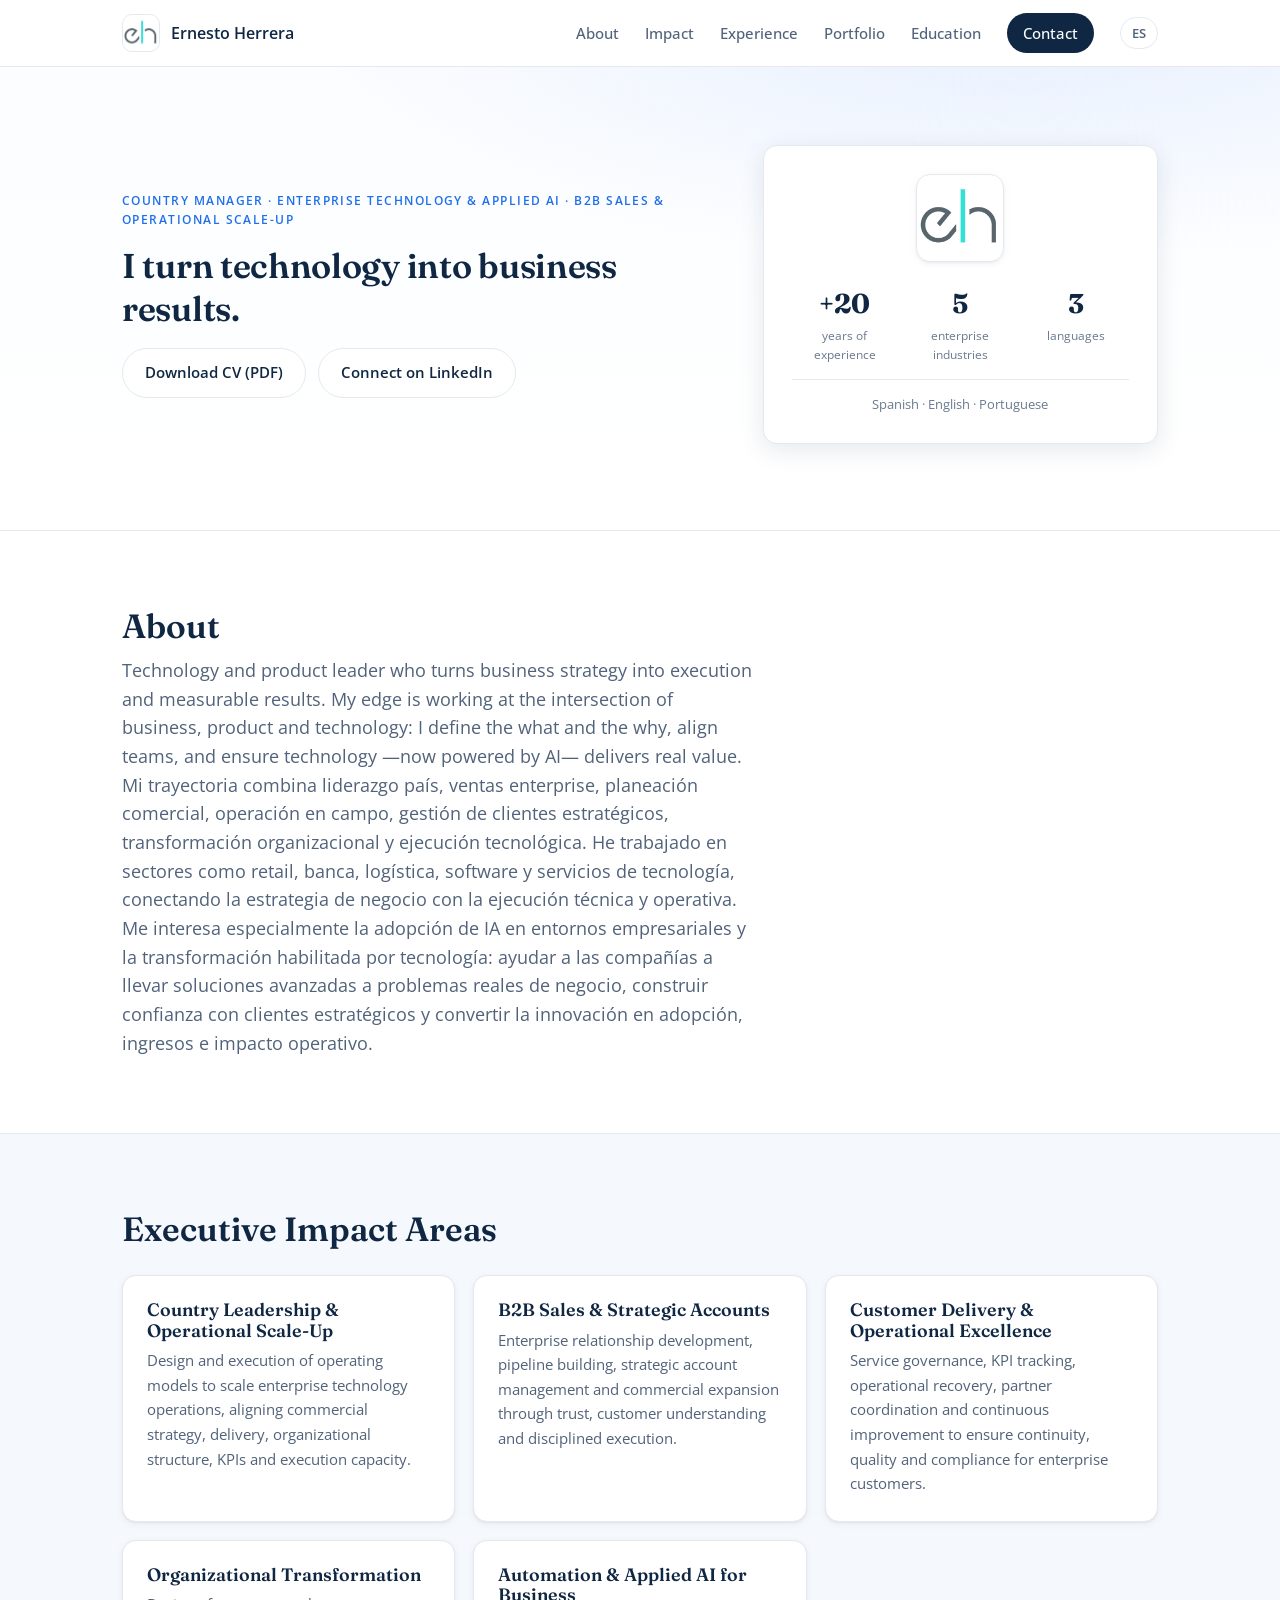
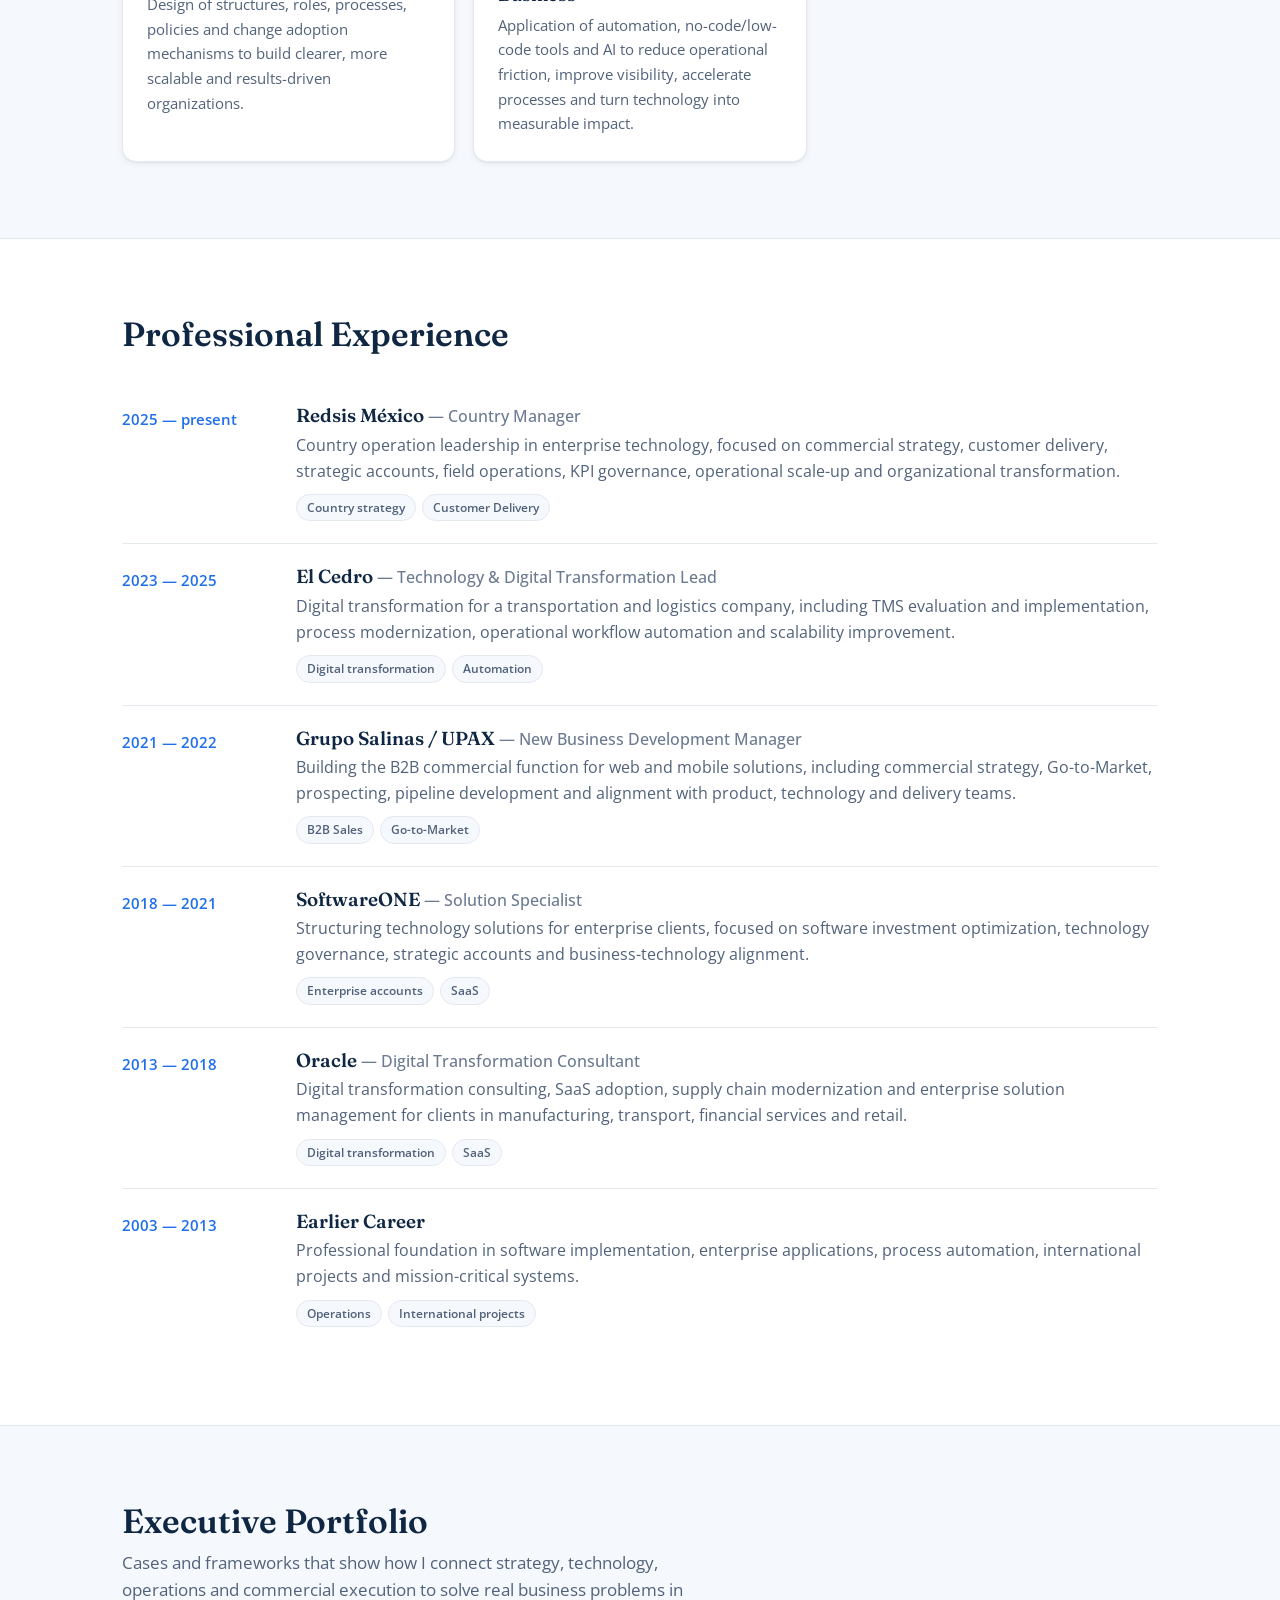
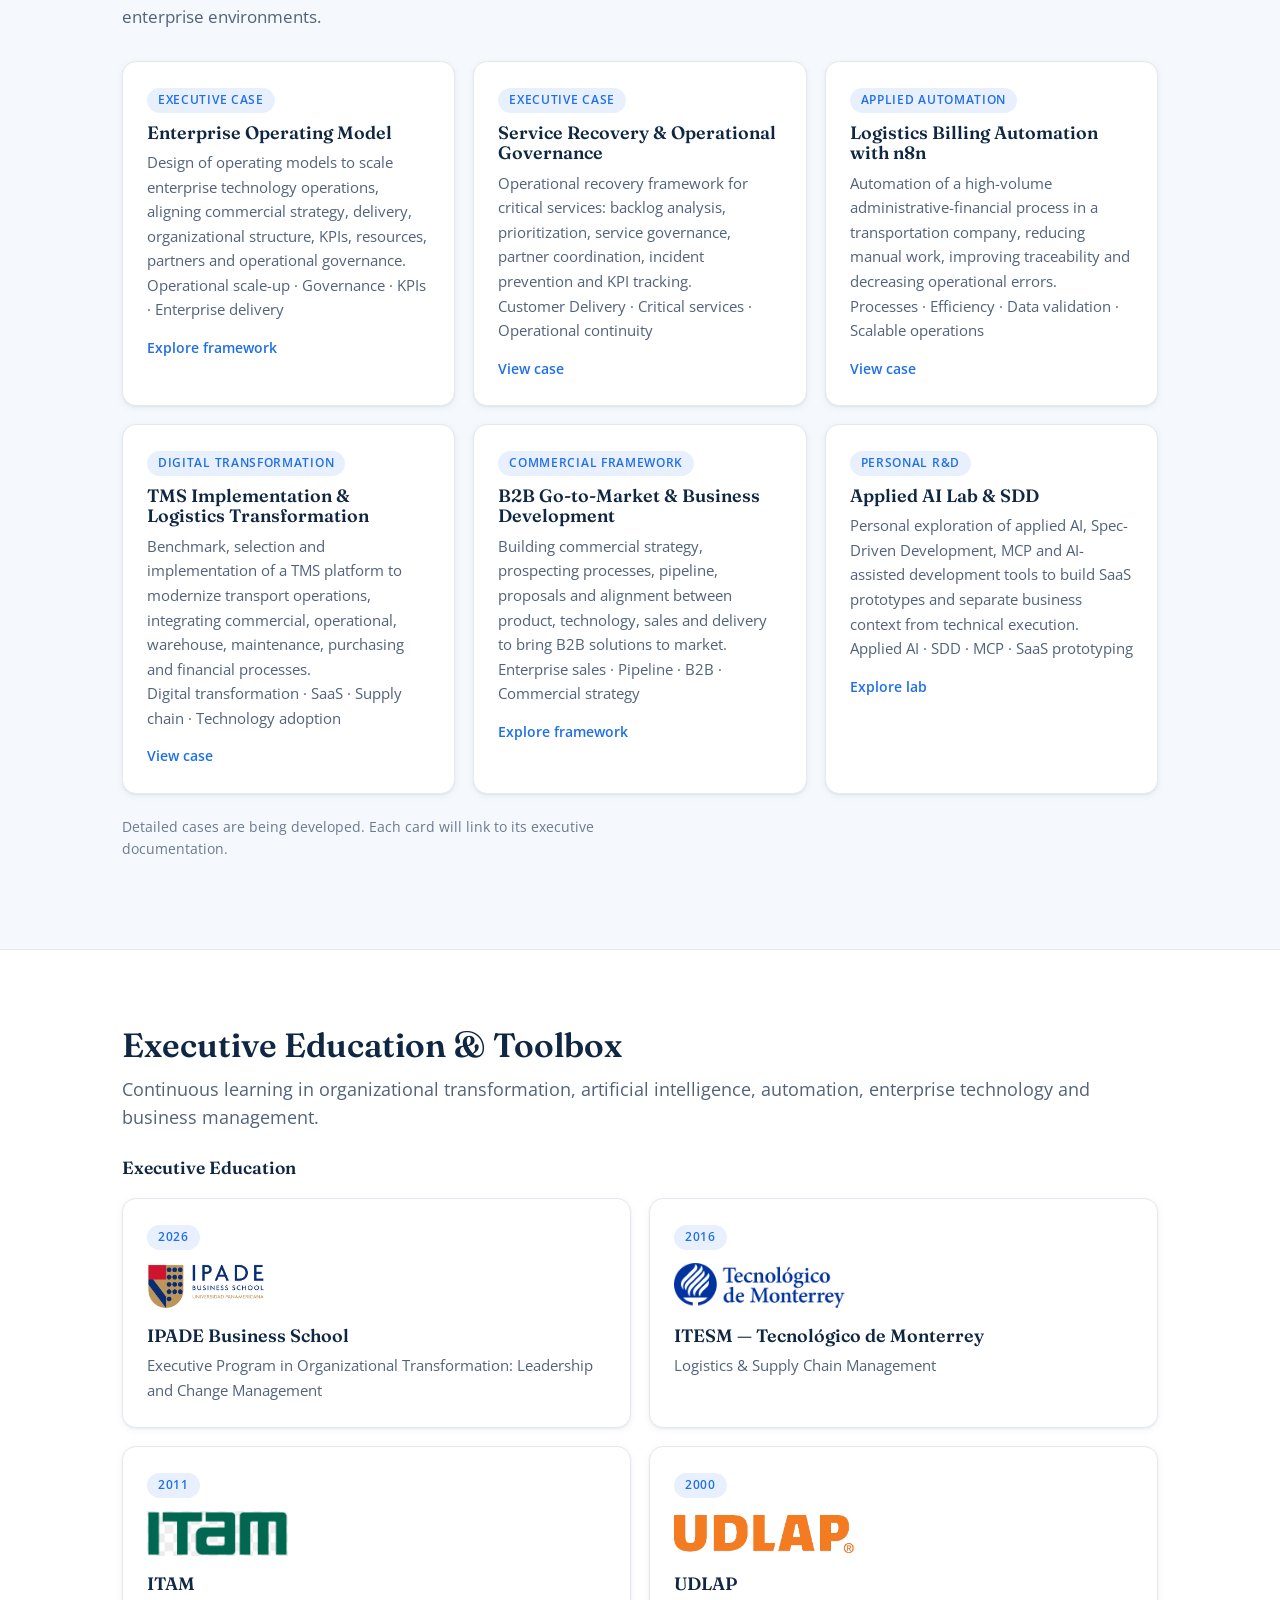
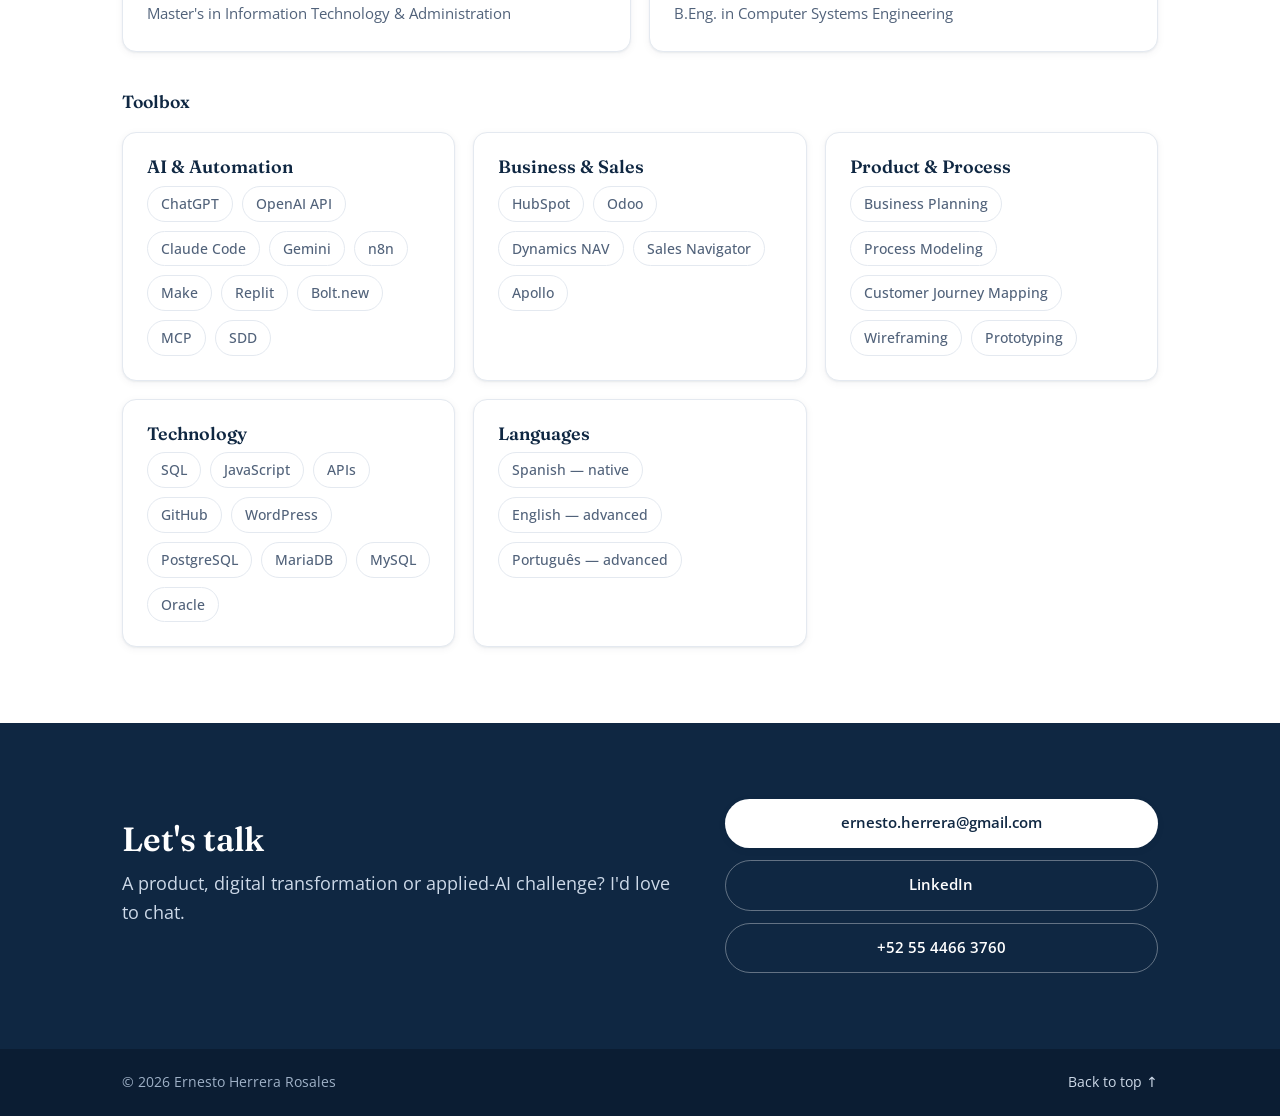
<file: index.html>
<!DOCTYPE html>
<html lang="es">
<head>
  <meta charset="UTF-8" />
  <meta name="viewport" content="width=device-width, initial-scale=1.0" />
  <title>Ernesto Herrera Rosales — Country Manager · Tecnología Enterprise · IA Aplicada</title>
  <meta name="description" content="Portafolio ejecutivo de Ernesto Herrera Rosales: Country Manager con más de 20 años liderando tecnología enterprise, B2B, escalamiento operativo y transformación habilitada por IA en México y Latinoamérica." />
  <link rel="icon" type="image/png" href="eh.png" />
  <meta property="og:title" content="Ernesto Herrera Rosales — Country Manager · Tecnología Enterprise" />
  <meta property="og:description" content="Country Manager y líder de tecnología enterprise con más de 20 años en B2B, SaaS, transformación digital, customer delivery y escalamiento operativo en México y Latinoamérica." />
  <meta property="og:image" content="https://ernestoherrera73.github.io/GitHub-Ernesto/eh.png" />
  <meta property="og:url" content="https://ernestoherrera73.github.io/GitHub-Ernesto/" />
  <meta property="og:type" content="website" />
  <meta name="twitter:card" content="summary" />
  <meta name="twitter:title" content="Ernesto Herrera Rosales — Country Manager · Tecnología Enterprise" />
  <meta name="twitter:description" content="Country Manager y líder de tecnología enterprise con más de 20 años en B2B, SaaS y transformación habilitada por IA." />
  <meta name="twitter:image" content="https://ernestoherrera73.github.io/GitHub-Ernesto/eh.png" />
  <link rel="preconnect" href="https://fonts.googleapis.com" />
  <link rel="preconnect" href="https://fonts.gstatic.com" crossorigin />
  <link href="https://fonts.googleapis.com/css2?family=Fraunces:opsz,wght@9..144,500;9..144,600&family=Open+Sans:wght@400;500;600;700&display=swap" rel="stylesheet" />
  <link rel="stylesheet" href="styles.css" />
</head>
<body>
  <!-- ====================== HEADER / NAV ====================== -->
  <header class="site-header" id="top">
    <div class="container nav">
      <a class="brand" href="#top" aria-label="Ernesto Herrera Rosales">
        <img class="brand-logo" src="eh.png" alt="" width="38" height="38" />
        <span class="brand-name">Ernesto Herrera</span>
      </a>

      <nav class="nav-links" id="navLinks" aria-label="Navegación principal">
        <a href="#perfil" data-es="Perfil" data-en="About">Perfil</a>
        <a href="#impacto" data-es="Impacto" data-en="Impact">Impacto</a>
        <a href="#trayectoria" data-es="Trayectoria" data-en="Experience">Trayectoria</a>
        <a href="#portafolio" data-es="Portafolio" data-en="Portfolio">Portafolio</a>
        <a href="#formacion" data-es="Formación" data-en="Education">Formación</a>
        <a href="#contacto" class="nav-cta" data-es="Contacto" data-en="Contact">Contacto</a>
        <button class="lang-toggle" id="langToggle" type="button" aria-label="Cambiar idioma">EN</button>
      </nav>

      <button class="nav-burger" id="navBurger" type="button" aria-label="Abrir menú" aria-expanded="false">
        <span></span><span></span><span></span>
      </button>
    </div>
  </header>

  <main>
    <!-- ====================== HERO ====================== -->
    <section class="hero">
      <div class="container hero-grid">
        <div class="hero-text">
          <p class="eyebrow"
             data-es="Country Manager · Tecnología Enterprise e IA Aplicada · B2B Sales &amp; Escalamiento Operativo"
             data-en="Country Manager · Enterprise Technology &amp; Applied AI · B2B Sales &amp; Operational Scale-Up">
            Country Manager · Tecnología Enterprise e IA Aplicada · B2B Sales &amp; Escalamiento Operativo
          </p>
          <h1 data-es="Ayudo a empresas de tecnología enterprise a escalar operaciones, desarrollar cuentas estratégicas y convertir tecnología compleja en impacto comercial y operativo."
              data-en="I turn technology into business results.">
            Ayudo a empresas de tecnología enterprise a escalar operaciones, desarrollar cuentas estratégicas y convertir tecnología compleja en impacto comercial y operativo.
          </h1>
          <div class="hero-actions">
            <a class="btn btn-ghost" href="CV_ErnestoHerrera_ING_202606.pdf" download data-es="Descargar CV (PDF)" data-en="Download CV (PDF)">Descargar CV (PDF)</a>
            <a class="btn btn-ghost" href="https://www.linkedin.com/in/ingernestoherrera/" target="_blank" rel="noopener" data-es="Conectar en LinkedIn" data-en="Connect on LinkedIn">Conectar en LinkedIn</a>
          </div>
        </div>

        <aside class="hero-card" aria-label="Resumen ejecutivo">
          <div class="hero-monogram" aria-hidden="true">
            <img class="hero-logo-img" src="eh.png" alt="" width="88" height="88" />
          </div>
          <ul class="hero-stats">
            <li><strong>+20</strong><span data-es="años de trayectoria" data-en="years of experience">años de trayectoria</span></li>
            <li><strong>5</strong><span data-es="sectores enterprise" data-en="enterprise industries">sectores enterprise</span></li>
            <li><strong>3</strong><span data-es="idiomas" data-en="languages">idiomas</span></li>
          </ul>
          <p class="hero-card-note"
             data-es="Español · Inglés · Portugués"
             data-en="Spanish · English · Portuguese">
            Español · Inglés · Portugués
          </p>
        </aside>
      </div>
    </section>

    <!-- ====================== PERFIL ====================== -->
    <section class="section" id="perfil">
      <div class="container">
        <h2 class="section-title" data-es="Perfil ejecutivo" data-en="About">Perfil ejecutivo</h2>
        <div class="prose">
          <p data-es="Soy Country Manager y líder de tecnología enterprise con más de 20 años de experiencia en B2B, SaaS, transformación digital, customer delivery, cuentas estratégicas y escalamiento operativo en México y Latinoamérica."
             data-en="Technology and product leader who turns business strategy into execution and measurable results. My edge is working at the intersection of business, product and technology: I define the what and the why, align teams, and ensure technology —now powered by AI— delivers real value.">
            Soy Country Manager y líder de tecnología enterprise con más de 20 años de experiencia en B2B, SaaS, transformación digital, customer delivery, cuentas estratégicas y escalamiento operativo en México y Latinoamérica.
          </p>
          <p data-es="Mi trayectoria combina liderazgo país, ventas enterprise, planeación comercial, operación en campo, gestión de clientes estratégicos, transformación organizacional y ejecución tecnológica. He trabajado en sectores como retail, banca, logística, software y servicios de tecnología, conectando la estrategia de negocio con la ejecución técnica y operativa.">
            Mi trayectoria combina liderazgo país, ventas enterprise, planeación comercial, operación en campo, gestión de clientes estratégicos, transformación organizacional y ejecución tecnológica. He trabajado en sectores como retail, banca, logística, software y servicios de tecnología, conectando la estrategia de negocio con la ejecución técnica y operativa.
          </p>
          <p data-es="Me interesa especialmente la adopción de IA en entornos empresariales y la transformación habilitada por tecnología: ayudar a las compañías a llevar soluciones avanzadas a problemas reales de negocio, construir confianza con clientes estratégicos y convertir la innovación en adopción, ingresos e impacto operativo.">
            Me interesa especialmente la adopción de IA en entornos empresariales y la transformación habilitada por tecnología: ayudar a las compañías a llevar soluciones avanzadas a problemas reales de negocio, construir confianza con clientes estratégicos y convertir la innovación en adopción, ingresos e impacto operativo.
          </p>
        </div>
      </div>
    </section>

    <!-- ====================== IMPACTO ====================== -->
    <section class="section section-alt" id="impacto">
      <div class="container">
        <h2 class="section-title" data-es="Áreas de impacto ejecutivo" data-en="Executive Impact Areas">Áreas de impacto ejecutivo</h2>
        <div class="cards">
          <article class="card">
            <h3 data-es="Liderazgo país y escalamiento operativo" data-en="Country Leadership &amp; Operational Scale-Up">Liderazgo país y escalamiento operativo</h3>
            <p data-es="Diseño y ejecución de modelos operativos para escalar operaciones de tecnología enterprise, alineando estrategia comercial, delivery, estructura organizacional, KPIs y capacidad de ejecución."
               data-en="Design and execution of operating models to scale enterprise technology operations, aligning commercial strategy, delivery, organizational structure, KPIs and execution capacity.">Diseño y ejecución de modelos operativos para escalar operaciones de tecnología enterprise, alineando estrategia comercial, delivery, estructura organizacional, KPIs y capacidad de ejecución.</p>
          </article>
          <article class="card">
            <h3 data-es="B2B Sales y cuentas estratégicas" data-en="B2B Sales &amp; Strategic Accounts">B2B Sales y cuentas estratégicas</h3>
            <p data-es="Desarrollo de relaciones enterprise, construcción de pipeline, gestión de cuentas estratégicas y expansión comercial mediante enfoques de confianza, entendimiento del cliente y ejecución disciplinada."
               data-en="Enterprise relationship development, pipeline building, strategic account management and commercial expansion through trust, customer understanding and disciplined execution.">Desarrollo de relaciones enterprise, construcción de pipeline, gestión de cuentas estratégicas y expansión comercial mediante enfoques de confianza, entendimiento del cliente y ejecución disciplinada.</p>
          </article>
          <article class="card">
            <h3 data-es="Customer Delivery y excelencia operativa" data-en="Customer Delivery &amp; Operational Excellence">Customer Delivery y excelencia operativa</h3>
            <p data-es="Gobierno de servicios, seguimiento de KPIs, recuperación operativa, coordinación de partners y mejora continua para asegurar continuidad, calidad y cumplimiento en clientes enterprise."
               data-en="Service governance, KPI tracking, operational recovery, partner coordination and continuous improvement to ensure continuity, quality and compliance for enterprise customers.">Gobierno de servicios, seguimiento de KPIs, recuperación operativa, coordinación de partners y mejora continua para asegurar continuidad, calidad y cumplimiento en clientes enterprise.</p>
          </article>
          <article class="card">
            <h3 data-es="Transformación organizacional" data-en="Organizational Transformation">Transformación organizacional</h3>
            <p data-es="Diseño de estructuras, roles, procesos, políticas y mecanismos de adopción del cambio para construir organizaciones más claras, escalables y orientadas a resultados."
               data-en="Design of structures, roles, processes, policies and change adoption mechanisms to build clearer, more scalable and results-driven organizations.">Diseño de estructuras, roles, procesos, políticas y mecanismos de adopción del cambio para construir organizaciones más claras, escalables y orientadas a resultados.</p>
          </article>
          <article class="card">
            <h3 data-es="Automatización e IA aplicada al negocio" data-en="Automation &amp; Applied AI for Business">Automatización e IA aplicada al negocio</h3>
            <p data-es="Aplicación de automatización, herramientas no-code/low-code e IA para reducir fricción operativa, mejorar visibilidad, acelerar procesos y convertir tecnología en impacto medible."
               data-en="Application of automation, no-code/low-code tools and AI to reduce operational friction, improve visibility, accelerate processes and turn technology into measurable impact.">Aplicación de automatización, herramientas no-code/low-code e IA para reducir fricción operativa, mejorar visibilidad, acelerar procesos y convertir tecnología en impacto medible.</p>
          </article>
        </div>
      </div>
    </section>

    <!-- ====================== TRAYECTORIA ====================== -->
    <section class="section" id="trayectoria">
      <div class="container">
        <h2 class="section-title" data-es="Trayectoria ejecutiva" data-en="Professional Experience">Trayectoria ejecutiva</h2>
        <ol class="timeline">
          <li class="timeline-item">
            <div class="timeline-period">2025 — <span data-es="presente" data-en="present">presente</span></div>
            <div class="timeline-body">
              <h3>Redsis México <span class="muted">— Country Manager</span></h3>
              <p data-es="Liderazgo de operación país en tecnología enterprise, con enfoque en estrategia comercial, customer delivery, cuentas estratégicas, operación en campo, gobierno de KPIs, escalamiento operativo y transformación organizacional."
                 data-en="Country operation leadership in enterprise technology, focused on commercial strategy, customer delivery, strategic accounts, field operations, KPI governance, operational scale-up and organizational transformation.">
                Liderazgo de operación país en tecnología enterprise, con enfoque en estrategia comercial, customer delivery, cuentas estratégicas, operación en campo, gobierno de KPIs, escalamiento operativo y transformación organizacional.
              </p>
              <div class="timeline-tags">
                <span class="timeline-tag" data-es="Estrategia país" data-en="Country strategy">Estrategia país</span>
                <span class="timeline-tag" data-es="Customer Delivery" data-en="Customer Delivery">Customer Delivery</span>
              </div>
            </div>
          </li>
          <li class="timeline-item">
            <div class="timeline-period">2023 — 2025</div>
            <div class="timeline-body">
              <h3>El Cedro <span class="muted">— Technology &amp; Digital Transformation Lead</span></h3>
              <p data-es="Transformación digital para una empresa de transportación y logística, incluyendo evaluación e implementación de TMS, modernización de procesos, automatización de flujos operativos y mejora de escalabilidad."
                 data-en="Digital transformation for a transportation and logistics company, including TMS evaluation and implementation, process modernization, operational workflow automation and scalability improvement.">
                Transformación digital para una empresa de transportación y logística, incluyendo evaluación e implementación de TMS, modernización de procesos, automatización de flujos operativos y mejora de escalabilidad.
              </p>
              <div class="timeline-tags">
                <span class="timeline-tag" data-es="Transformación digital" data-en="Digital transformation">Transformación digital</span>
                <span class="timeline-tag" data-es="Automatización" data-en="Automation">Automatización</span>
              </div>
            </div>
          </li>
          <li class="timeline-item">
            <div class="timeline-period">2021 — 2022</div>
            <div class="timeline-body">
              <h3>Grupo Salinas / UPAX <span class="muted">— New Business Development Manager</span></h3>
              <p data-es="Construcción de la función comercial B2B para soluciones web y móviles, incluyendo estrategia comercial, Go-to-Market, prospección, desarrollo de pipeline y alineación con equipos de producto, tecnología y delivery."
                 data-en="Building the B2B commercial function for web and mobile solutions, including commercial strategy, Go-to-Market, prospecting, pipeline development and alignment with product, technology and delivery teams.">
                Construcción de la función comercial B2B para soluciones web y móviles, incluyendo estrategia comercial, Go-to-Market, prospección, desarrollo de pipeline y alineación con equipos de producto, tecnología y delivery.
              </p>
              <div class="timeline-tags">
                <span class="timeline-tag" data-es="B2B Sales" data-en="B2B Sales">B2B Sales</span>
                <span class="timeline-tag" data-es="Go-to-Market" data-en="Go-to-Market">Go-to-Market</span>
              </div>
            </div>
          </li>
          <li class="timeline-item">
            <div class="timeline-period">2018 — 2021</div>
            <div class="timeline-body">
              <h3>SoftwareONE <span class="muted">— Solution Specialist</span></h3>
              <p data-es="Estructuración de soluciones tecnológicas para clientes enterprise, con enfoque en optimización de inversión en software, gobierno tecnológico, cuentas estratégicas y alineación entre tecnología y negocio."
                 data-en="Structuring technology solutions for enterprise clients, focused on software investment optimization, technology governance, strategic accounts and business-technology alignment.">
                Estructuración de soluciones tecnológicas para clientes enterprise, con enfoque en optimización de inversión en software, gobierno tecnológico, cuentas estratégicas y alineación entre tecnología y negocio.
              </p>
              <div class="timeline-tags">
                <span class="timeline-tag" data-es="Cuentas enterprise" data-en="Enterprise accounts">Cuentas enterprise</span>
                <span class="timeline-tag" data-es="SaaS" data-en="SaaS">SaaS</span>
              </div>
            </div>
          </li>
          <li class="timeline-item">
            <div class="timeline-period">2013 — 2018</div>
            <div class="timeline-body">
              <h3>Oracle <span class="muted">— <span data-es="Consultor en Transformación Digital" data-en="Digital Transformation Consultant">Consultor en Transformación Digital</span></span></h3>
              <p data-es="Consultoría en transformación digital, adopción SaaS, modernización de supply chain y gestión de soluciones enterprise para clientes de manufactura, transporte, servicios financieros y retail."
                 data-en="Digital transformation consulting, SaaS adoption, supply chain modernization and enterprise solution management for clients in manufacturing, transport, financial services and retail.">
                Consultoría en transformación digital, adopción SaaS, modernización de supply chain y gestión de soluciones enterprise para clientes de manufactura, transporte, servicios financieros y retail.
              </p>
              <div class="timeline-tags">
                <span class="timeline-tag" data-es="Transformación digital" data-en="Digital transformation">Transformación digital</span>
                <span class="timeline-tag" data-es="SaaS" data-en="SaaS">SaaS</span>
              </div>
            </div>
          </li>
          <li class="timeline-item">
            <div class="timeline-period">2003 — 2013</div>
            <div class="timeline-body">
              <h3 data-es="Trayectoria anterior" data-en="Earlier Career">Trayectoria anterior <span class="muted">— Integración de Negocios · DaimlerChrysler de México</span></h3>
              <p data-es="Base profesional en implementación de software, aplicaciones enterprise, automatización de procesos, proyectos internacionales y sistemas de misión crítica."
                 data-en="Professional foundation in software implementation, enterprise applications, process automation, international projects and mission-critical systems.">
                Base profesional en implementación de software, aplicaciones enterprise, automatización de procesos, proyectos internacionales y sistemas de misión crítica.
              </p>
              <div class="timeline-tags">
                <span class="timeline-tag" data-es="Operación" data-en="Operations">Operación</span>
                <span class="timeline-tag" data-es="Proyectos internacionales" data-en="International projects">Proyectos internacionales</span>
              </div>
            </div>
          </li>
        </ol>
      </div>
    </section>

    <!-- ====================== PORTAFOLIO ====================== -->
    <section class="section section-alt" id="portafolio">
      <div class="container">
        <h2 class="section-title" data-es="Portafolio ejecutivo" data-en="Executive Portfolio">Portafolio ejecutivo</h2>
        <p class="section-intro"
           data-es="Casos y marcos de trabajo que muestran cómo conecto estrategia, tecnología, operación y ejecución comercial para resolver problemas reales de negocio en entornos enterprise."
           data-en="Cases and frameworks that show how I connect strategy, technology, operations and commercial execution to solve real business problems in enterprise environments.">
          Casos y marcos de trabajo que muestran cómo conecto estrategia, tecnología, operación y ejecución comercial para resolver problemas reales de negocio en entornos enterprise.
        </p>
        <div class="cards">
          <article class="card">
            <span class="tag" data-es="Caso ejecutivo" data-en="Executive Case">Caso ejecutivo</span>
            <h3 data-es="Modelo operativo enterprise" data-en="Enterprise Operating Model">Modelo operativo enterprise</h3>
            <p data-es="Diseño de modelos operativos para escalar operaciones de tecnología enterprise, alineando estrategia comercial, delivery, estructura organizacional, KPIs, recursos, partners y gobierno operativo."
               data-en="Design of operating models to scale enterprise technology operations, aligning commercial strategy, delivery, organizational structure, KPIs, resources, partners and operational governance.">Diseño de modelos operativos para escalar operaciones de tecnología enterprise, alineando estrategia comercial, delivery, estructura organizacional, KPIs, recursos, partners y gobierno operativo.</p>
            <p class="card-focus" data-es="Escalamiento operativo · Gobierno · KPIs · Delivery enterprise" data-en="Operational scale-up · Governance · KPIs · Enterprise delivery">Escalamiento operativo · Gobierno · KPIs · Delivery enterprise</p>
            <a class="card-cta" href="portafolio/modelo-operativo-enterprise.html" data-es="Explorar framework" data-en="Explore framework">Explorar framework</a>
          </article>
          <article class="card">
            <span class="tag" data-es="Caso ejecutivo" data-en="Executive Case">Caso ejecutivo</span>
            <h3 data-es="Recuperación de servicios y gobierno operativo" data-en="Service Recovery &amp; Operational Governance">Recuperación de servicios y gobierno operativo</h3>
            <p data-es="Marco de recuperación operativa para servicios críticos: análisis de backlog, priorización, gobierno de servicio, coordinación de partners, prevención de incidencias y seguimiento de KPIs."
               data-en="Operational recovery framework for critical services: backlog analysis, prioritization, service governance, partner coordination, incident prevention and KPI tracking.">Marco de recuperación operativa para servicios críticos: análisis de backlog, priorización, gobierno de servicio, coordinación de partners, prevención de incidencias y seguimiento de KPIs.</p>
            <p class="card-focus" data-es="Customer Delivery · Servicios críticos · Continuidad operativa" data-en="Customer Delivery · Critical services · Operational continuity">Customer Delivery · Servicios críticos · Continuidad operativa</p>
            <a class="card-cta" href="portafolio/recuperacion-servicios-gobierno-operativo.html" data-es="Ver caso" data-en="View case">Ver caso</a>
          </article>
          <article class="card">
            <span class="tag" data-es="Automatización aplicada" data-en="Applied Automation">Automatización aplicada</span>
            <h3 data-es="Automatización de facturación logística con n8n" data-en="Logistics Billing Automation with n8n">Automatización de facturación logística con n8n</h3>
            <p data-es="Automatización de un proceso administrativo-financiero de alto volumen en una empresa de transportación, reduciendo trabajo manual, mejorando trazabilidad y disminuyendo errores operativos."
               data-en="Automation of a high-volume administrative-financial process in a transportation company, reducing manual work, improving traceability and decreasing operational errors.">Automatización de un proceso administrativo-financiero de alto volumen en una empresa de transportación, reduciendo trabajo manual, mejorando trazabilidad y disminuyendo errores operativos.</p>
            <p class="card-focus" data-es="Procesos · Eficiencia · Validación de datos · Operación escalable" data-en="Processes · Efficiency · Data validation · Scalable operations">Procesos · Eficiencia · Validación de datos · Operación escalable</p>
            <a class="card-cta" href="portafolio/automatizacion-facturacion-logistica-n8n.html" data-es="Ver caso" data-en="View case">Ver caso</a>
          </article>
          <article class="card">
            <span class="tag" data-es="Transformación digital" data-en="Digital Transformation">Transformación digital</span>
            <h3 data-es="Implementación TMS y transformación logística" data-en="TMS Implementation &amp; Logistics Transformation">Implementación TMS y transformación logística</h3>
            <p data-es="Benchmark, selección e implementación de una plataforma TMS para modernizar operaciones de transporte, integrando procesos comerciales, operativos, almacén, mantenimiento, compras y finanzas."
               data-en="Benchmark, selection and implementation of a TMS platform to modernize transport operations, integrating commercial, operational, warehouse, maintenance, purchasing and financial processes.">Benchmark, selección e implementación de una plataforma TMS para modernizar operaciones de transporte, integrando procesos comerciales, operativos, almacén, mantenimiento, compras y finanzas.</p>
            <p class="card-focus" data-es="Transformación digital · SaaS · Supply chain · Adopción tecnológica" data-en="Digital transformation · SaaS · Supply chain · Technology adoption">Transformación digital · SaaS · Supply chain · Adopción tecnológica</p>
            <a class="card-cta" href="portafolio/implementacion-tms-transformacion-logistica.html" data-es="Ver caso" data-en="View case">Ver caso</a>
          </article>
          <article class="card">
            <span class="tag" data-es="Framework comercial" data-en="Commercial Framework">Framework comercial</span>
            <h3 data-es="Go-to-Market B2B y desarrollo de negocio" data-en="B2B Go-to-Market &amp; Business Development">Go-to-Market B2B y desarrollo de negocio</h3>
            <p data-es="Construcción de estrategia comercial, procesos de prospección, pipeline, propuestas y alineación entre producto, tecnología, ventas y delivery para llevar soluciones B2B al mercado."
               data-en="Building commercial strategy, prospecting processes, pipeline, proposals and alignment between product, technology, sales and delivery to bring B2B solutions to market.">Construcción de estrategia comercial, procesos de prospección, pipeline, propuestas y alineación entre producto, tecnología, ventas y delivery para llevar soluciones B2B al mercado.</p>
            <p class="card-focus" data-es="Ventas enterprise · Pipeline · B2B · Estrategia comercial" data-en="Enterprise sales · Pipeline · B2B · Commercial strategy">Ventas enterprise · Pipeline · B2B · Estrategia comercial</p>
            <a class="card-cta" href="portafolio/go-to-market-b2b-desarrollo-negocio.html" data-es="Explorar framework" data-en="Explore framework">Explorar framework</a>
          </article>
          <article class="card">
            <span class="tag" data-es="R&amp;D personal" data-en="Personal R&amp;D">R&amp;D personal</span>
            <h3 data-es="Laboratorio de IA aplicada y SDD" data-en="Applied AI Lab &amp; SDD">Laboratorio de IA aplicada y SDD</h3>
            <p data-es="Exploración personal de IA aplicada, Spec-Driven Development, MCP y herramientas de desarrollo asistido para construir prototipos SaaS y separar contexto de negocio de ejecución técnica."
               data-en="Personal exploration of applied AI, Spec-Driven Development, MCP and AI-assisted development tools to build SaaS prototypes and separate business context from technical execution.">Exploración personal de IA aplicada, Spec-Driven Development, MCP y herramientas de desarrollo asistido para construir prototipos SaaS y separar contexto de negocio de ejecución técnica.</p>
            <p class="card-focus" data-es="IA aplicada · SDD · MCP · Prototipado SaaS" data-en="Applied AI · SDD · MCP · SaaS prototyping">IA aplicada · SDD · MCP · Prototipado SaaS</p>
            <a class="card-cta" href="portafolio/laboratorio-ia-aplicada-sdd.html" data-es="Explorar laboratorio" data-en="Explore lab">Explorar laboratorio</a>
          </article>
        </div>
        <p class="section-note"
           data-es="Los casos detallados están en desarrollo. Cada tarjeta se enlazará a su documentación ejecutiva."
           data-en="Detailed cases are being developed. Each card will link to its executive documentation.">
          Los casos detallados están en desarrollo. Cada tarjeta se enlazará a su documentación ejecutiva.
        </p>
      </div>
    </section>

    <!-- ====================== FORMACIÓN ====================== -->
    <section class="section" id="formacion">
      <div class="container">
        <h2 class="section-title" data-es="Formación ejecutiva y caja de herramientas" data-en="Executive Education &amp; Toolbox">Formación ejecutiva y caja de herramientas</h2>
        <p class="lead"
           data-es="Aprendizaje continuo en transformación organizacional, inteligencia artificial, automatización, tecnología enterprise y gestión de negocio."
           data-en="Continuous learning in organizational transformation, artificial intelligence, automation, enterprise technology and business management.">
          Aprendizaje continuo en transformación organizacional, inteligencia artificial, automatización, tecnología enterprise y gestión de negocio.
        </p>

        <h3 class="subhead" data-es="Formación ejecutiva" data-en="Executive Education">Formación ejecutiva</h3>
        <div class="cards-2">
          <article class="card">
            <span class="tag">2026</span>
            <div class="edu-logo-wrap">
              <img src="logo_IPADE.png" alt="IPADE Business School" class="edu-logo">
            </div>
            <h3 data-es="IPADE Business School" data-en="IPADE Business School">IPADE Business School</h3>
            <p class="card-focus"
               data-es="Programa Ejecutivo en Transformación Organizacional: Liderazgo y Manejo del Cambio"
               data-en="Executive Program in Organizational Transformation: Leadership and Change Management">
              Programa Ejecutivo en Transformación Organizacional: Liderazgo y Manejo del Cambio
            </p>
          </article>
          <article class="card">
            <span class="tag">2016</span>
            <div class="edu-logo-wrap">
              <img src="logo_ITESM.png" alt="ITESM — Tec de Monterrey" class="edu-logo">
            </div>
            <h3 data-es="ITESM — Tec de Monterrey" data-en="ITESM — Tecnológico de Monterrey">ITESM — Tec de Monterrey</h3>
            <p class="card-focus"
               data-es="Logistics &amp; Supply Chain Management"
               data-en="Logistics &amp; Supply Chain Management">
              Logistics &amp; Supply Chain Management
            </p>
          </article>
          <article class="card">
            <span class="tag">2011</span>
            <div class="edu-logo-wrap">
              <img src="logo_ITAM.png" alt="ITAM" class="edu-logo">
            </div>
            <h3 data-es="ITAM" data-en="ITAM">ITAM</h3>
            <p class="card-focus"
               data-es="Maestría en Tecnologías de Información y Administración"
               data-en="Master's in Information Technology &amp; Administration">
              Maestría en Tecnologías de Información y Administración
            </p>
          </article>
          <article class="card">
            <span class="tag">2000</span>
            <div class="edu-logo-wrap">
              <img src="logo_UDLAP.png" alt="UDLAP" class="edu-logo">
            </div>
            <h3 data-es="UDLAP" data-en="UDLAP">UDLAP</h3>
            <p class="card-focus"
               data-es="Ingeniería en Sistemas Computacionales"
               data-en="B.Eng. in Computer Systems Engineering">
              Ingeniería en Sistemas Computacionales
            </p>
          </article>
        </div>

        <h3 class="subhead skills-head" data-es="Caja de herramientas" data-en="Toolbox">Caja de herramientas</h3>
        <div class="cards-toolbox">
          <article class="card">
            <h3 data-es="IA y automatización" data-en="AI &amp; Automation">IA y automatización</h3>
            <ul class="chips">
              <li>ChatGPT</li><li>OpenAI API</li><li>Claude Code</li><li>Gemini</li>
              <li>n8n</li><li>Make</li><li>Replit</li><li>Bolt.new</li><li>MCP</li><li>SDD</li>
            </ul>
          </article>
          <article class="card">
            <h3 data-es="Negocio y ventas" data-en="Business &amp; Sales">Negocio y ventas</h3>
            <ul class="chips">
              <li>HubSpot</li><li>Odoo</li><li>Dynamics NAV</li><li>Sales Navigator</li><li>Apollo</li>
            </ul>
          </article>
          <article class="card">
            <h3 data-es="Producto y procesos" data-en="Product &amp; Process">Producto y procesos</h3>
            <ul class="chips">
              <li>Business Planning</li><li>Process Modeling</li><li>Customer Journey Mapping</li>
              <li>Wireframing</li><li>Prototyping</li>
            </ul>
          </article>
          <article class="card">
            <h3 data-es="Tecnología" data-en="Technology">Tecnología</h3>
            <ul class="chips">
              <li>SQL</li><li>JavaScript</li><li>APIs</li><li>GitHub</li><li>WordPress</li>
              <li>PostgreSQL</li><li>MariaDB</li><li>MySQL</li><li>Oracle</li>
            </ul>
          </article>
          <article class="card">
            <h3 data-es="Idiomas" data-en="Languages">Idiomas</h3>
            <ul class="chips">
              <li data-es="Español — nativo" data-en="Spanish — native">Español — nativo</li>
              <li data-es="English — advanced" data-en="English — advanced">English — advanced</li>
              <li data-es="Português — advanced" data-en="Português — advanced">Português — advanced</li>
            </ul>
          </article>
        </div>
      </div>
    </section>

    <!-- ====================== CONTACTO ====================== -->
    <section class="section section-contact" id="contacto">
      <div class="container contact-grid">
        <div>
          <h2 class="section-title" data-es="Conversemos" data-en="Let's talk">Conversemos</h2>
          <p class="lead"
             data-es="¿Un reto de producto, transformación digital o IA aplicada al negocio? Me encantará platicarlo."
             data-en="A product, digital transformation or applied-AI challenge? I'd love to chat.">
            ¿Un reto de producto, transformación digital o IA aplicada al negocio? Me encantará platicarlo.
          </p>
        </div>
        <div class="contact-actions">
          <a class="btn btn-primary" href="mailto:ernesto.herrera@gmail.com">ernesto.herrera@gmail.com</a>
          <a class="btn btn-ghost" href="https://www.linkedin.com/in/ingernestoherrera/" target="_blank" rel="noopener">LinkedIn</a>
          <a class="btn btn-ghost" href="tel:+525544663760">+52 55 4466 3760</a>
        </div>
      </div>
    </section>
  </main>

  <footer class="site-footer">
    <div class="container footer-inner">
      <span>© <span id="year"></span> Ernesto Herrera Rosales</span>
      <a href="#top" data-es="Volver arriba ↑" data-en="Back to top ↑">Volver arriba ↑</a>
    </div>
  </footer>

  <script src="script.js"></script>
</body>
</html>
</file>
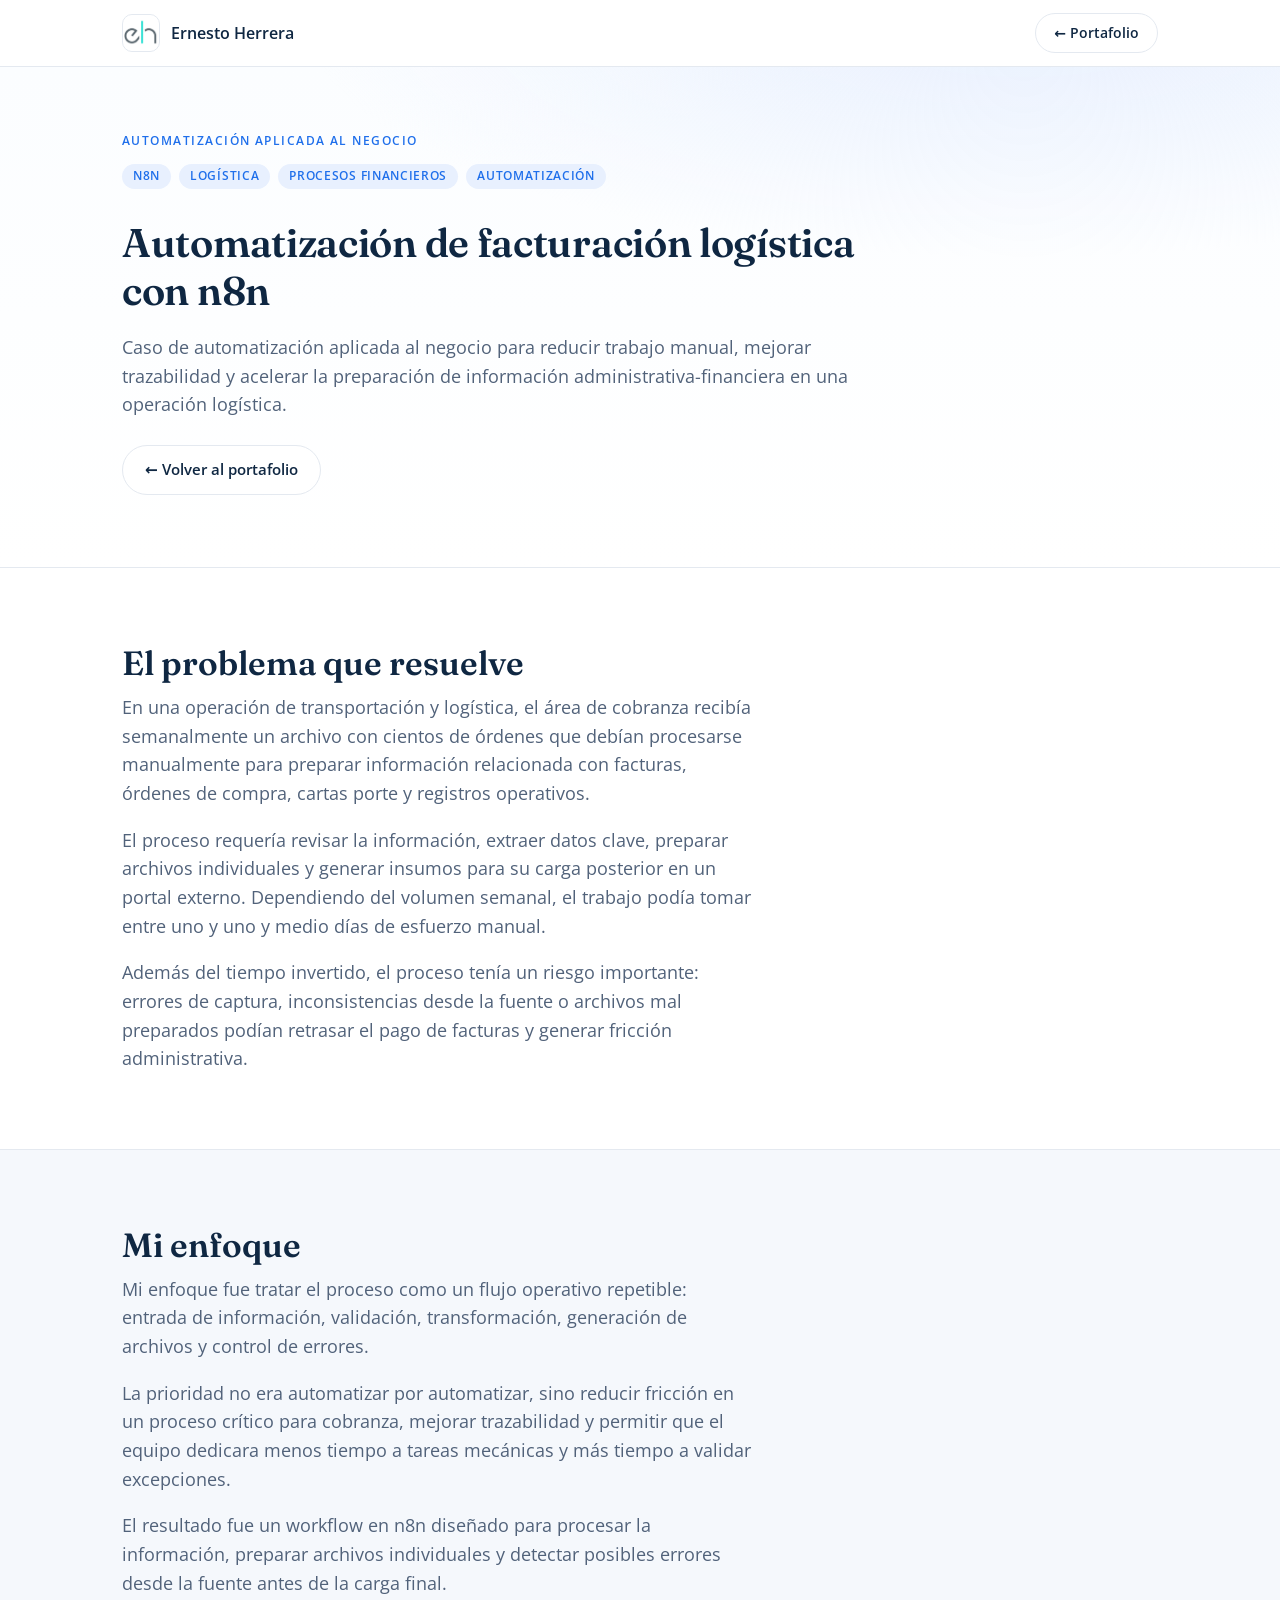
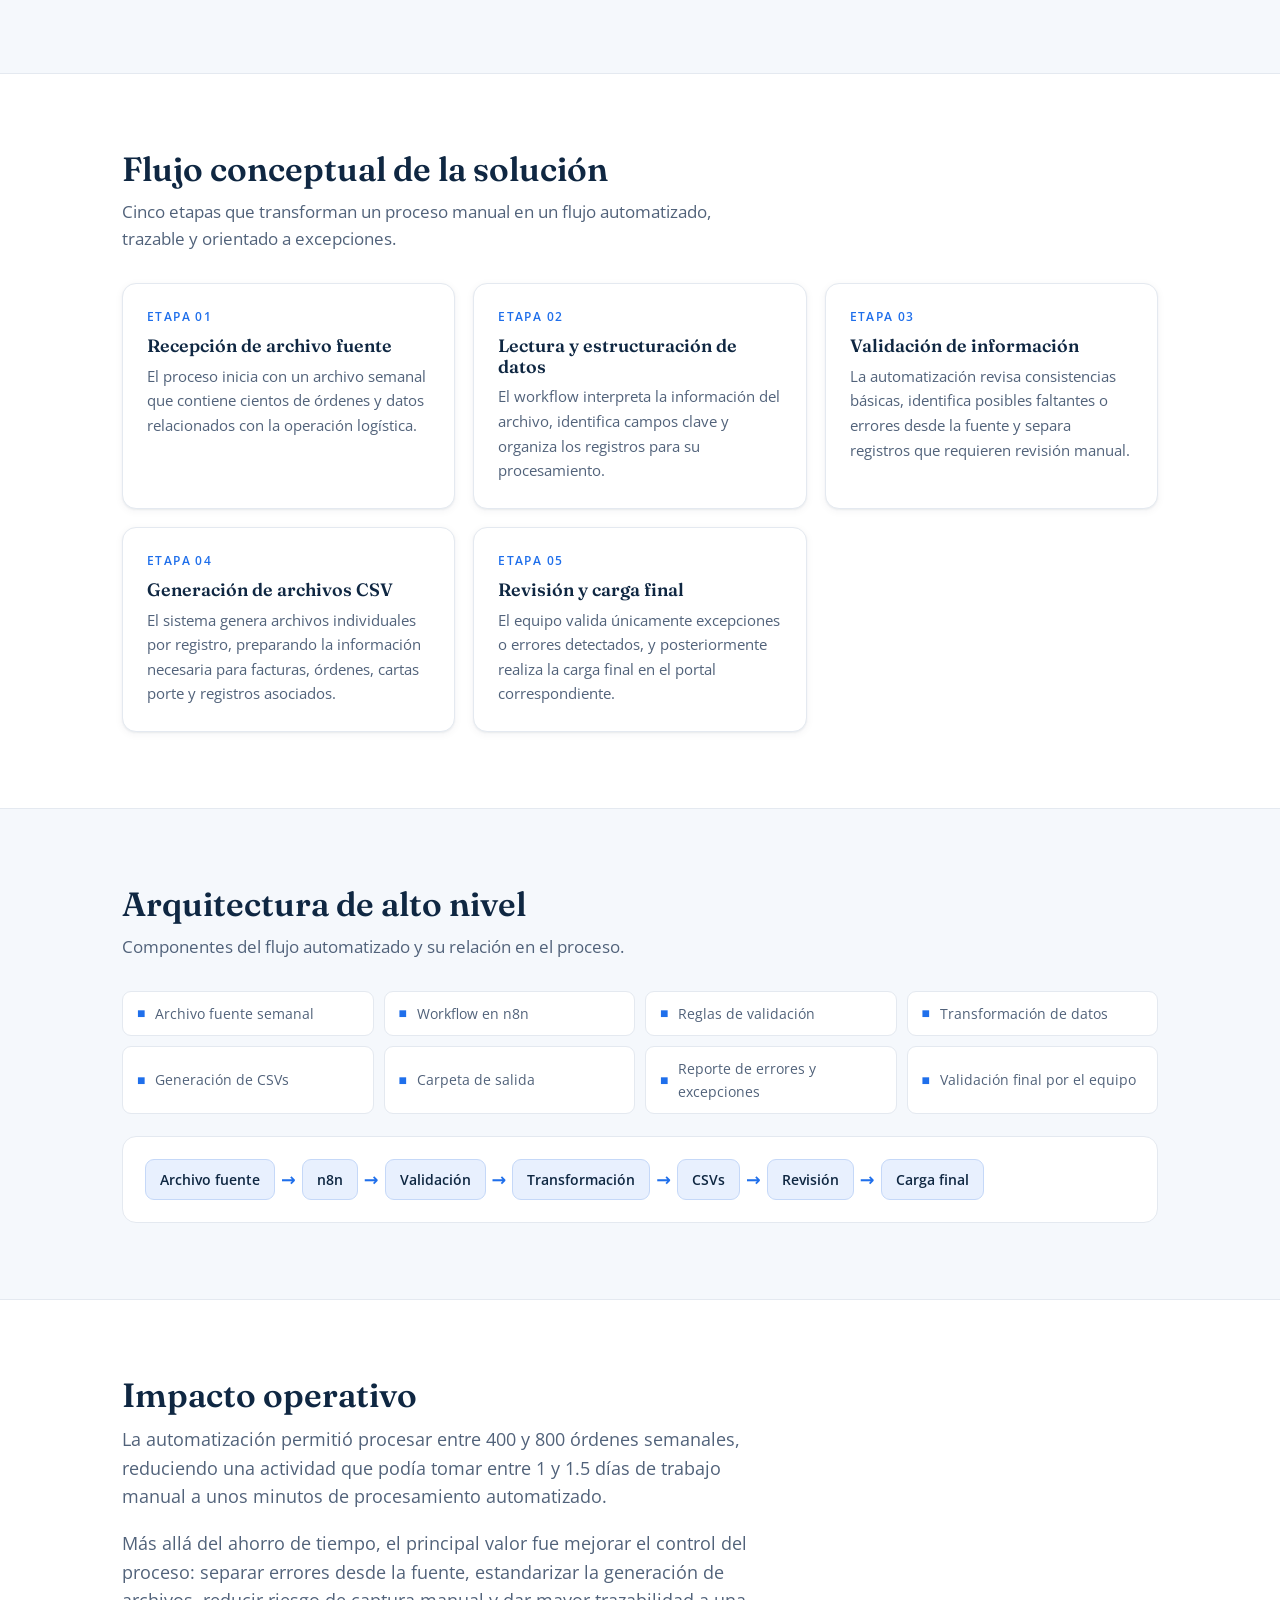
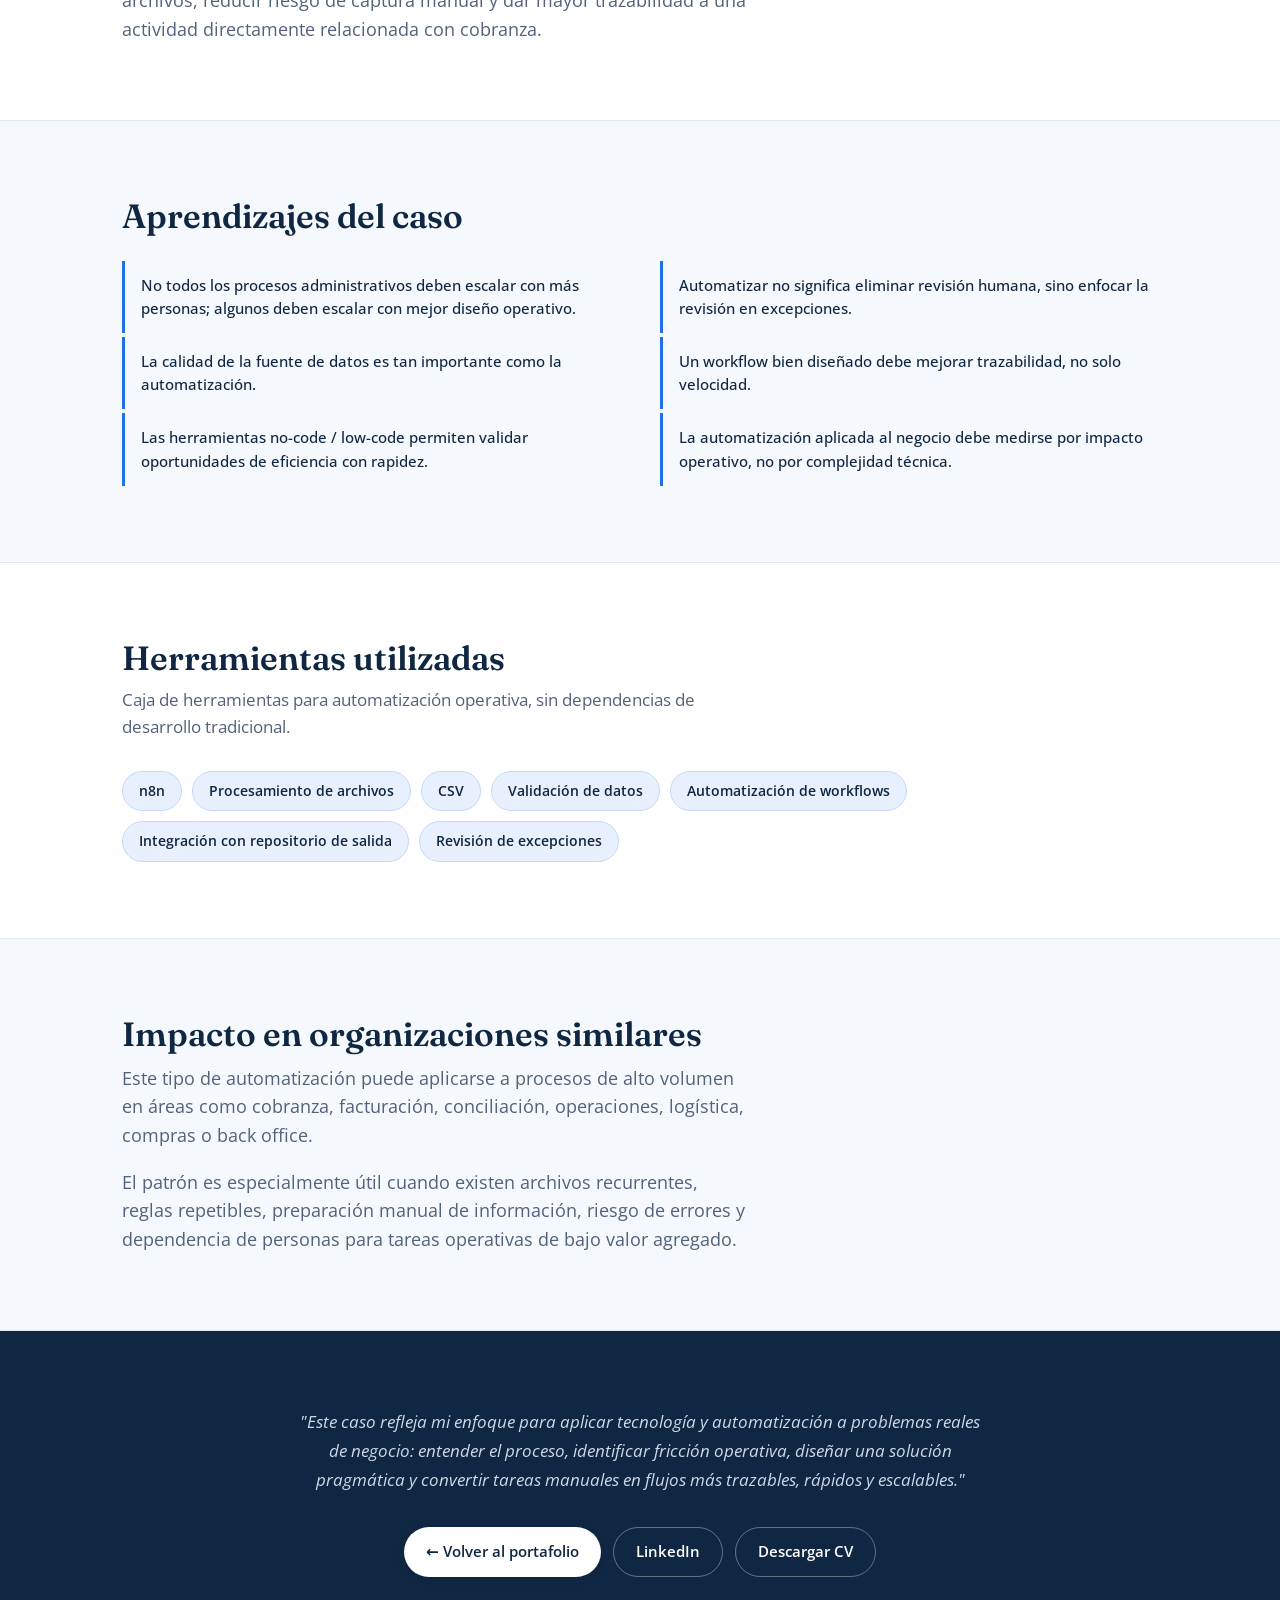
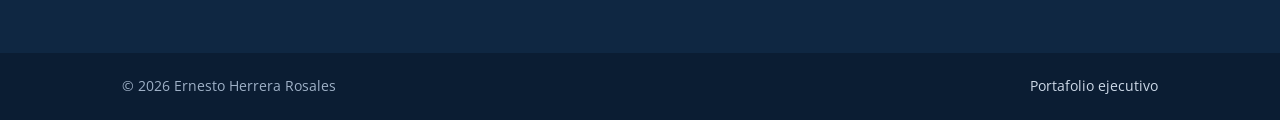
<file: portafolio/automatizacion-facturacion-logistica-n8n.html>
﻿<!DOCTYPE html>
<html lang="es">
<head>
  <meta charset="UTF-8" />
  <meta name="viewport" content="width=device-width, initial-scale=1.0" />
  <title>Automatización de facturación logística con n8n — Ernesto Herrera Rosales</title>
  <meta name="description" content="Caso de automatización aplicada al negocio para reducir trabajo manual, mejorar trazabilidad y acelerar la preparación de información administrativa-financiera en una operación logística." />
  <link rel="icon" type="image/png" href="../eh.png" />
  <link rel="preconnect" href="https://fonts.googleapis.com" />
  <link rel="preconnect" href="https://fonts.gstatic.com" crossorigin />
  <link href="https://fonts.googleapis.com/css2?family=Fraunces:opsz,wght@9..144,500;9..144,600&family=Open+Sans:wght@400;500;600;700&display=swap" rel="stylesheet" />
  <link rel="stylesheet" href="../styles.css" />
  <style>
    .case-nav { display: flex; align-items: center; justify-content: space-between; min-height: 66px; gap: 16px; }
    .case-nav-back { font-size: .88rem; padding: 8px 18px; }
    .case-hero-body { padding-block: 64px 72px; max-width: 780px; }
    .case-hero-body h1 { font-size: clamp(1.7rem, 3.4vw, 2.5rem); margin: 0 0 18px; letter-spacing: -.3px; line-height: 1.2; }
    .case-tags { display: flex; flex-wrap: wrap; gap: 8px; margin-bottom: 20px; }
    .prose p + p { margin-top: 18px; }
    .card-num { display: block; font-size: .72rem; font-weight: 600; text-transform: uppercase; letter-spacing: .12em; color: var(--accent); margin-bottom: 10px; }
    .principles-list { list-style: none; margin: 26px 0 0; padding: 0; display: grid; grid-template-columns: repeat(auto-fit, minmax(320px, 1fr)); gap: 4px 40px; }
    .principles-list li { padding: 13px 0 13px 16px; color: var(--navy); font-size: .96rem; border-left: 3px solid var(--accent); line-height: 1.5; font-weight: 500; }
    .arch-list { list-style: none; margin: 24px 0 0; padding: 0; display: grid; grid-template-columns: repeat(auto-fit, minmax(220px, 1fr)); gap: 10px; }
    .arch-list li { padding: 10px 14px; background: var(--bg-card); border: 1px solid var(--line); border-radius: var(--radius-sm); font-size: .9rem; color: var(--slate); display: flex; gap: 10px; align-items: center; }
    .arch-list li::before { content: "\25A0"; color: var(--accent); font-size: .55rem; flex-shrink: 0; }
    .flow-diagram { display: flex; flex-wrap: wrap; align-items: center; gap: 6px; margin: 22px 0 0; padding: 22px; background: var(--bg-card); border: 1px solid var(--line); border-radius: var(--radius); }
    .flow-node { background: var(--accent-soft); color: var(--navy); border: 1px solid #c5d8f8; border-radius: var(--radius-sm); padding: 9px 14px; font-size: .85rem; font-weight: 600; white-space: nowrap; }
    .flow-arrow { color: var(--accent); font-weight: 700; font-size: 1.1rem; flex-shrink: 0; }
    .tools-chips { display: flex; flex-wrap: wrap; gap: 10px; margin: 26px 0 0; padding: 0; list-style: none; }
    .tools-chips li { background: var(--accent-soft); border: 1px solid #c5d8f8; color: var(--navy); padding: 8px 16px; border-radius: 999px; font-size: .88rem; font-weight: 600; }
    .case-closing-wrap { max-width: 680px; margin-inline: auto; text-align: center; }
    .case-closing-quote { font-size: 1.08rem; color: #cdd9e8; margin: 0 0 32px; line-height: 1.7; font-style: italic; }
    .case-cta-actions { display: flex; flex-wrap: wrap; gap: 12px; justify-content: center; }
    @media (max-width: 480px) {
      .arch-list { grid-template-columns: 1fr; }
      .principles-list { grid-template-columns: 1fr; }
      .case-cta-actions .btn { width: 100%; }
    }
  </style>
</head>
<body>

  <!-- NAV -->
  <header class="site-header">
    <div class="container case-nav">
      <a class="brand" href="../index.html" aria-label="Ernesto Herrera Rosales">
        <img class="brand-logo" src="../eh.png" alt="" width="38" height="38" />
        <span class="brand-name">Ernesto Herrera</span>
      </a>
      <a class="btn btn-ghost case-nav-back" href="../index.html#portafolio">&#8592; Portafolio</a>
    </div>
  </header>

  <main>

    <!-- HERO -->
    <section class="hero">
      <div class="container">
        <div class="case-hero-body">
          <p class="eyebrow">Automatización aplicada al negocio</p>
          <div class="case-tags">
            <span class="tag">n8n</span>
            <span class="tag">Logística</span>
            <span class="tag">Procesos financieros</span>
            <span class="tag">Automatización</span>
          </div>
          <h1>Automatización de facturación logística con n8n</h1>
          <p class="lead">Caso de automatización aplicada al negocio para reducir trabajo manual, mejorar trazabilidad y acelerar la preparación de información administrativa-financiera en una operación logística.</p>
          <a class="btn btn-ghost" href="../index.html#portafolio">&#8592; Volver al portafolio</a>
        </div>
      </div>
    </section>

    <!-- PROBLEMA QUE RESUELVE -->
    <section class="section">
      <div class="container">
        <h2 class="section-title">El problema que resuelve</h2>
        <div class="prose">
          <p>En una operación de transportación y logística, el área de cobranza recibía semanalmente un archivo con cientos de órdenes que debían procesarse manualmente para preparar información relacionada con facturas, órdenes de compra, cartas porte y registros operativos.</p>
          <p>El proceso requería revisar la información, extraer datos clave, preparar archivos individuales y generar insumos para su carga posterior en un portal externo. Dependiendo del volumen semanal, el trabajo podía tomar entre uno y uno y medio días de esfuerzo manual.</p>
          <p>Además del tiempo invertido, el proceso tenía un riesgo importante: errores de captura, inconsistencias desde la fuente o archivos mal preparados podían retrasar el pago de facturas y generar fricción administrativa.</p>
        </div>
      </div>
    </section>

    <!-- MI ENFOQUE -->
    <section class="section section-alt">
      <div class="container">
        <h2 class="section-title">Mi enfoque</h2>
        <div class="prose">
          <p>Mi enfoque fue tratar el proceso como un flujo operativo repetible: entrada de información, validación, transformación, generación de archivos y control de errores.</p>
          <p>La prioridad no era automatizar por automatizar, sino reducir fricción en un proceso crítico para cobranza, mejorar trazabilidad y permitir que el equipo dedicara menos tiempo a tareas mecánicas y más tiempo a validar excepciones.</p>
          <p>El resultado fue un workflow en n8n diseñado para procesar la información, preparar archivos individuales y detectar posibles errores desde la fuente antes de la carga final.</p>
        </div>
      </div>
    </section>

    <!-- FLUJO CONCEPTUAL -->
    <section class="section">
      <div class="container">
        <h2 class="section-title">Flujo conceptual de la solución</h2>
        <p class="section-intro">Cinco etapas que transforman un proceso manual en un flujo automatizado, trazable y orientado a excepciones.</p>
        <div class="cards">
          <article class="card">
            <span class="card-num">Etapa 01</span>
            <h3>Recepción de archivo fuente</h3>
            <p>El proceso inicia con un archivo semanal que contiene cientos de órdenes y datos relacionados con la operación logística.</p>
          </article>
          <article class="card">
            <span class="card-num">Etapa 02</span>
            <h3>Lectura y estructuración de datos</h3>
            <p>El workflow interpreta la información del archivo, identifica campos clave y organiza los registros para su procesamiento.</p>
          </article>
          <article class="card">
            <span class="card-num">Etapa 03</span>
            <h3>Validación de información</h3>
            <p>La automatización revisa consistencias básicas, identifica posibles faltantes o errores desde la fuente y separa registros que requieren revisión manual.</p>
          </article>
          <article class="card">
            <span class="card-num">Etapa 04</span>
            <h3>Generación de archivos CSV</h3>
            <p>El sistema genera archivos individuales por registro, preparando la información necesaria para facturas, órdenes, cartas porte y registros asociados.</p>
          </article>
          <article class="card">
            <span class="card-num">Etapa 05</span>
            <h3>Revisión y carga final</h3>
            <p>El equipo valida únicamente excepciones o errores detectados, y posteriormente realiza la carga final en el portal correspondiente.</p>
          </article>
        </div>
      </div>
    </section>

    <!-- ARQUITECTURA DE ALTO NIVEL -->
    <section class="section section-alt">
      <div class="container">
        <h2 class="section-title">Arquitectura de alto nivel</h2>
        <p class="section-intro">Componentes del flujo automatizado y su relación en el proceso.</p>
        <ul class="arch-list">
          <li>Archivo fuente semanal</li>
          <li>Workflow en n8n</li>
          <li>Reglas de validación</li>
          <li>Transformación de datos</li>
          <li>Generación de CSVs</li>
          <li>Carpeta de salida</li>
          <li>Reporte de errores y excepciones</li>
          <li>Validación final por el equipo</li>
        </ul>
        <div class="flow-diagram">
          <span class="flow-node">Archivo fuente</span>
          <span class="flow-arrow">&#8594;</span>
          <span class="flow-node">n8n</span>
          <span class="flow-arrow">&#8594;</span>
          <span class="flow-node">Validación</span>
          <span class="flow-arrow">&#8594;</span>
          <span class="flow-node">Transformación</span>
          <span class="flow-arrow">&#8594;</span>
          <span class="flow-node">CSVs</span>
          <span class="flow-arrow">&#8594;</span>
          <span class="flow-node">Revisión</span>
          <span class="flow-arrow">&#8594;</span>
          <span class="flow-node">Carga final</span>
        </div>
      </div>
    </section>

    <!-- IMPACTO OPERATIVO -->
    <section class="section">
      <div class="container">
        <h2 class="section-title">Impacto operativo</h2>
        <div class="prose">
          <p>La automatización permitió procesar entre 400 y 800 órdenes semanales, reduciendo una actividad que podía tomar entre 1 y 1.5 días de trabajo manual a unos minutos de procesamiento automatizado.</p>
          <p>Más allá del ahorro de tiempo, el principal valor fue mejorar el control del proceso: separar errores desde la fuente, estandarizar la generación de archivos, reducir riesgo de captura manual y dar mayor trazabilidad a una actividad directamente relacionada con cobranza.</p>
        </div>
      </div>
    </section>

    <!-- APRENDIZAJES DEL CASO -->
    <section class="section section-alt">
      <div class="container">
        <h2 class="section-title">Aprendizajes del caso</h2>
        <ul class="principles-list">
          <li>No todos los procesos administrativos deben escalar con más personas; algunos deben escalar con mejor diseño operativo.</li>
          <li>Automatizar no significa eliminar revisión humana, sino enfocar la revisión en excepciones.</li>
          <li>La calidad de la fuente de datos es tan importante como la automatización.</li>
          <li>Un workflow bien diseñado debe mejorar trazabilidad, no solo velocidad.</li>
          <li>Las herramientas no-code / low-code permiten validar oportunidades de eficiencia con rapidez.</li>
          <li>La automatización aplicada al negocio debe medirse por impacto operativo, no por complejidad técnica.</li>
        </ul>
      </div>
    </section>

    <!-- HERRAMIENTAS UTILIZADAS -->
    <section class="section">
      <div class="container">
        <h2 class="section-title">Herramientas utilizadas</h2>
        <p class="section-intro">Caja de herramientas para automatización operativa, sin dependencias de desarrollo tradicional.</p>
        <ul class="tools-chips">
          <li>n8n</li>
          <li>Procesamiento de archivos</li>
          <li>CSV</li>
          <li>Validación de datos</li>
          <li>Automatización de workflows</li>
          <li>Integración con repositorio de salida</li>
          <li>Revisión de excepciones</li>
        </ul>
      </div>
    </section>

    <!-- IMPACTO EN ORGANIZACIONES SIMILARES -->
    <section class="section section-alt">
      <div class="container">
        <h2 class="section-title">Impacto en organizaciones similares</h2>
        <div class="prose">
          <p>Este tipo de automatización puede aplicarse a procesos de alto volumen en áreas como cobranza, facturación, conciliación, operaciones, logística, compras o back office.</p>
          <p>El patrón es especialmente útil cuando existen archivos recurrentes, reglas repetibles, preparación manual de información, riesgo de errores y dependencia de personas para tareas operativas de bajo valor agregado.</p>
        </div>
      </div>
    </section>

    <!-- CTA FINAL -->
    <section class="section section-contact">
      <div class="container">
        <div class="case-closing-wrap">
          <p class="case-closing-quote">"Este caso refleja mi enfoque para aplicar tecnología y automatización a problemas reales de negocio: entender el proceso, identificar fricción operativa, diseñar una solución pragmática y convertir tareas manuales en flujos más trazables, rápidos y escalables."</p>
          <div class="case-cta-actions">
            <a class="btn btn-primary" href="../index.html#portafolio">&#8592; Volver al portafolio</a>
            <a class="btn btn-ghost" href="https://www.linkedin.com/in/ingernestoherrera/" target="_blank" rel="noopener">LinkedIn</a>
            <a class="btn btn-ghost" href="../CV_ErnestoHerrera_ING_202606.pdf" target="_blank" rel="noopener">Descargar CV</a>
          </div>
        </div>
      </div>
    </section>

  </main>

  <footer class="site-footer">
    <div class="container footer-inner">
      <span>&#169; 2026 Ernesto Herrera Rosales</span>
      <a href="../index.html">Portafolio ejecutivo</a>
    </div>
  </footer>

</body>
</html>
</file>
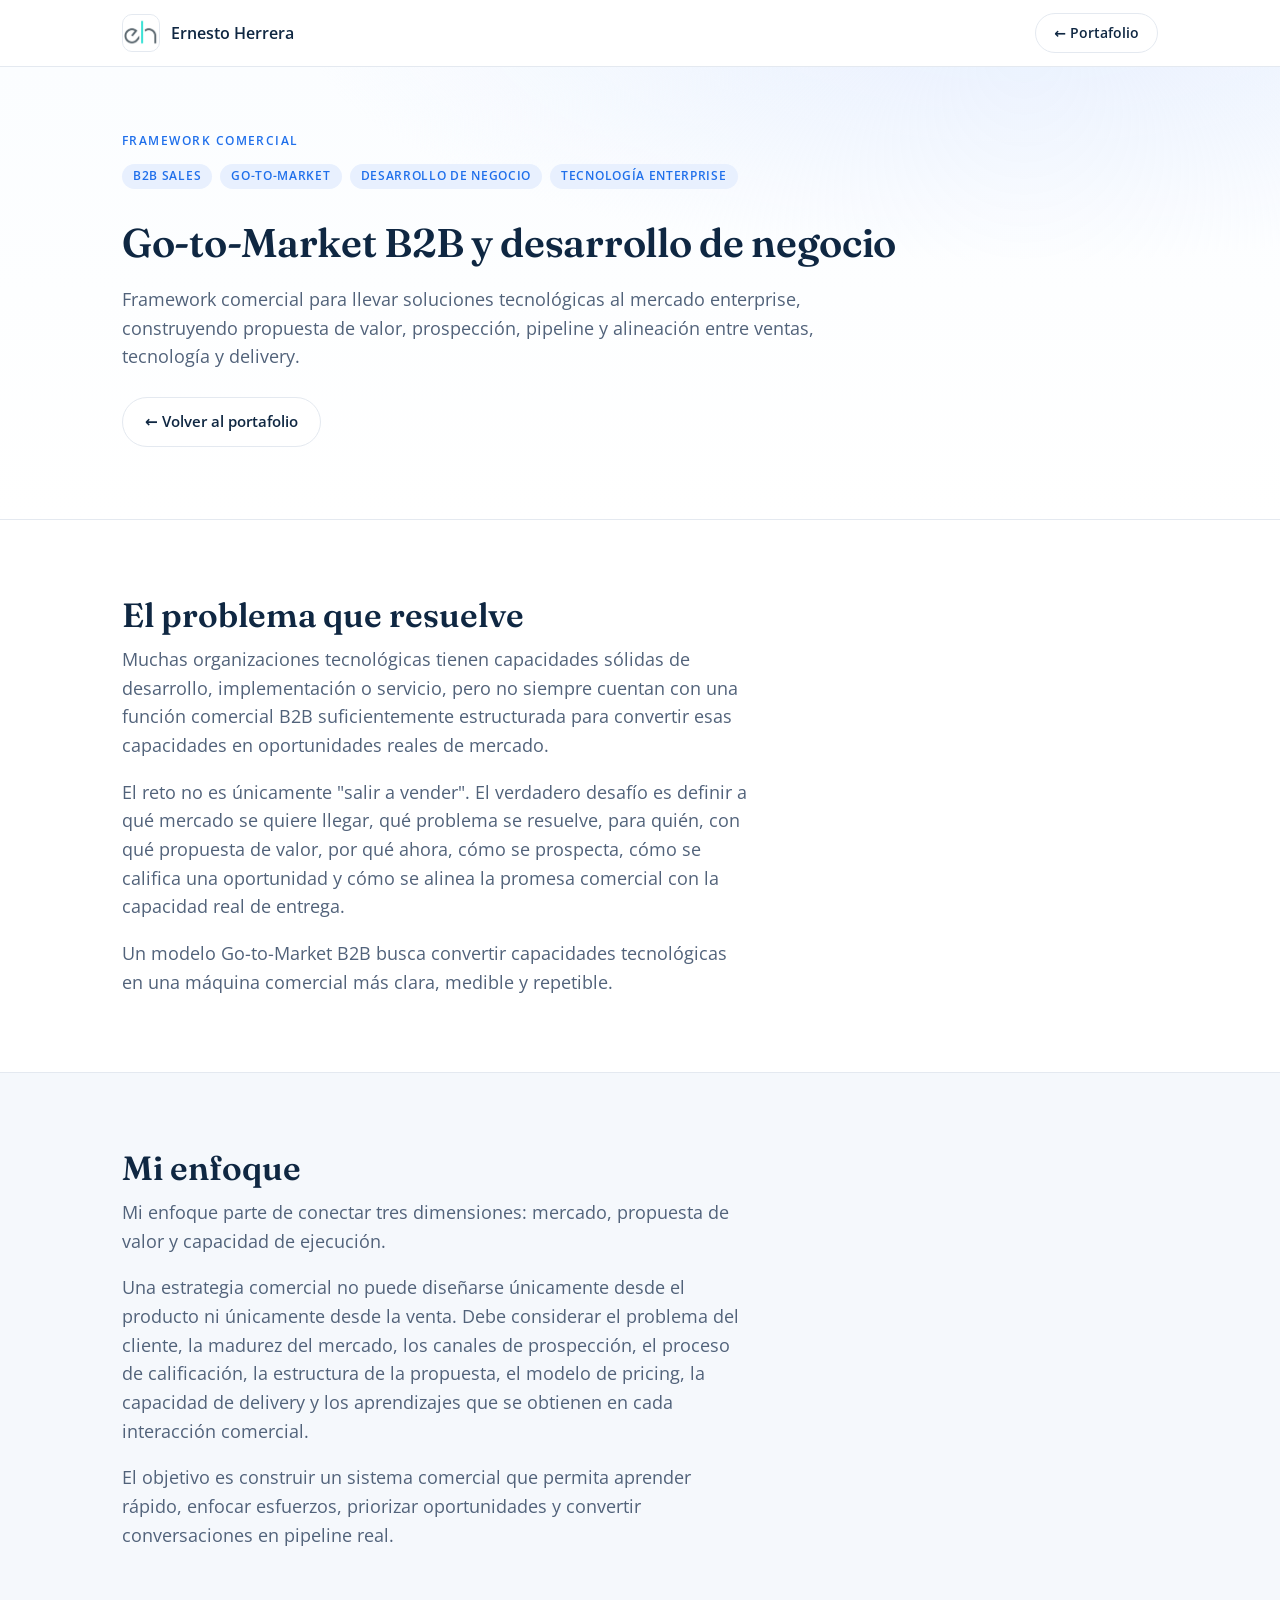
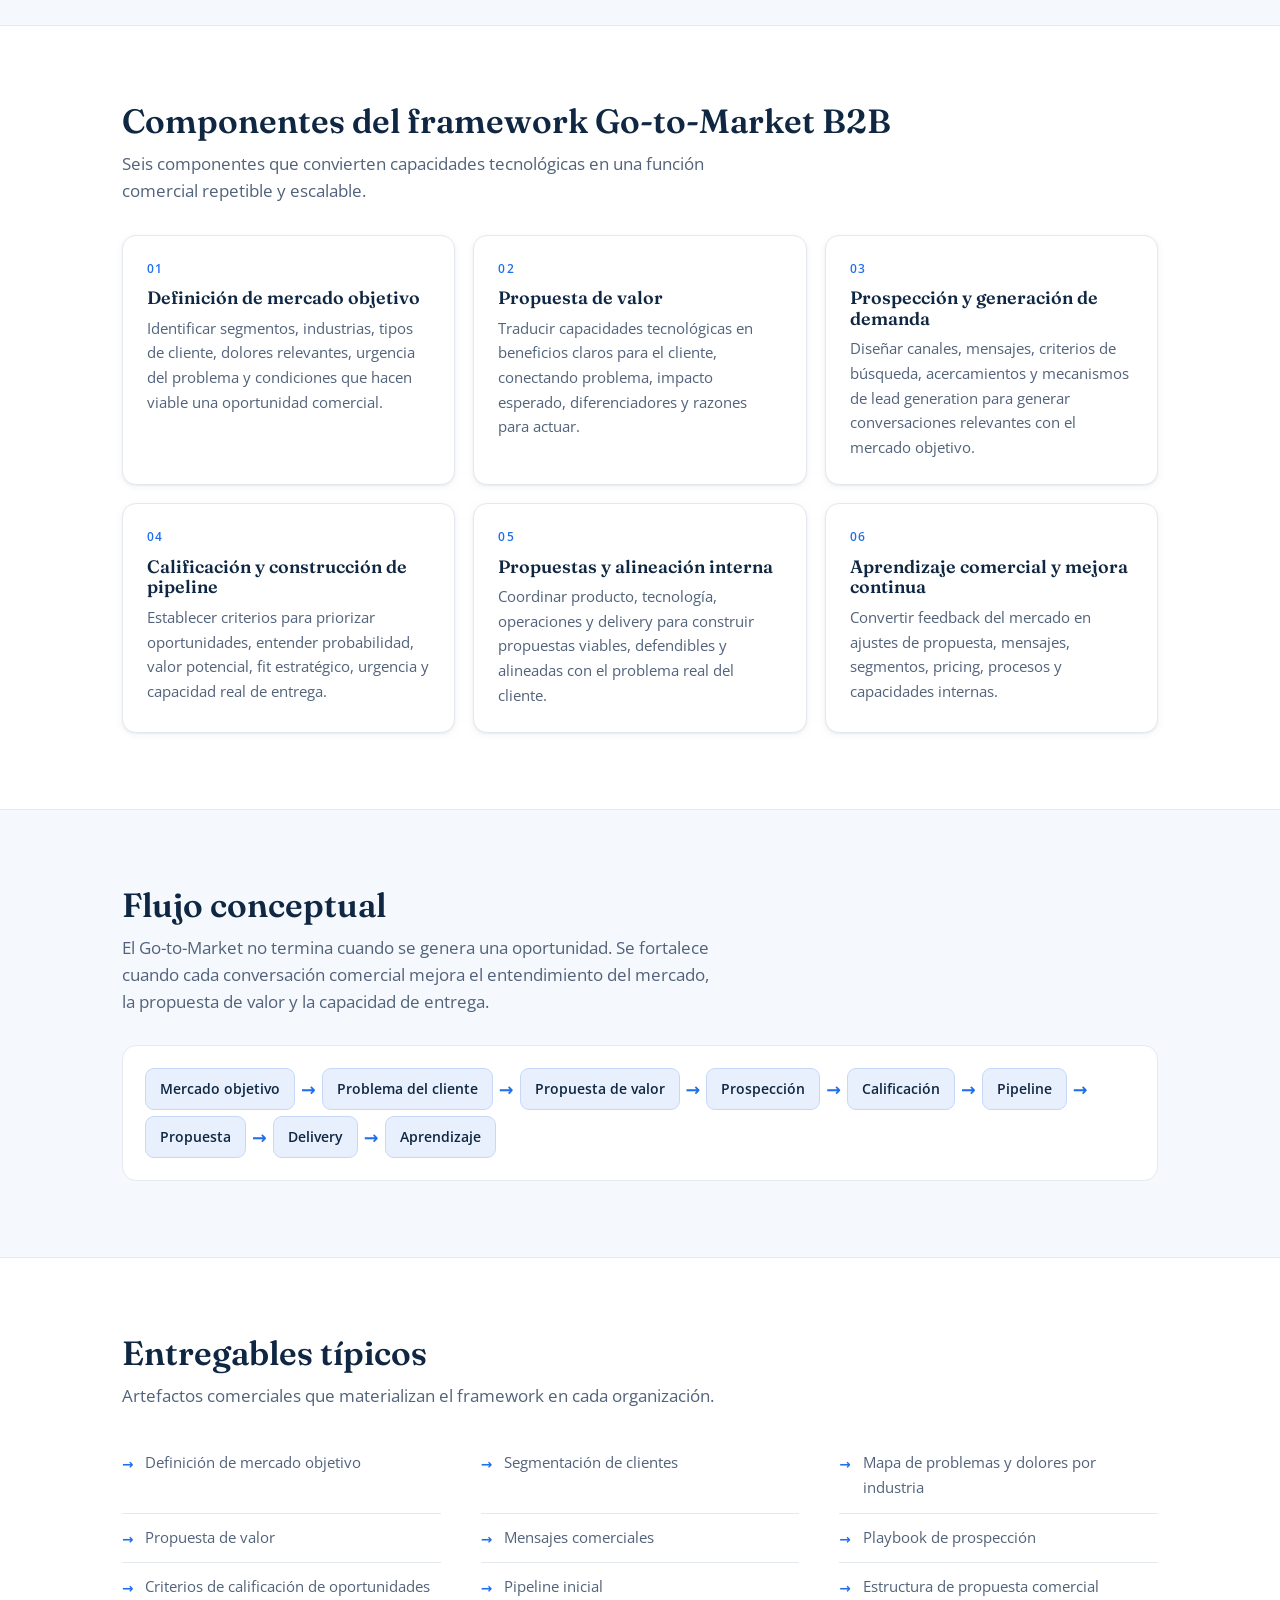
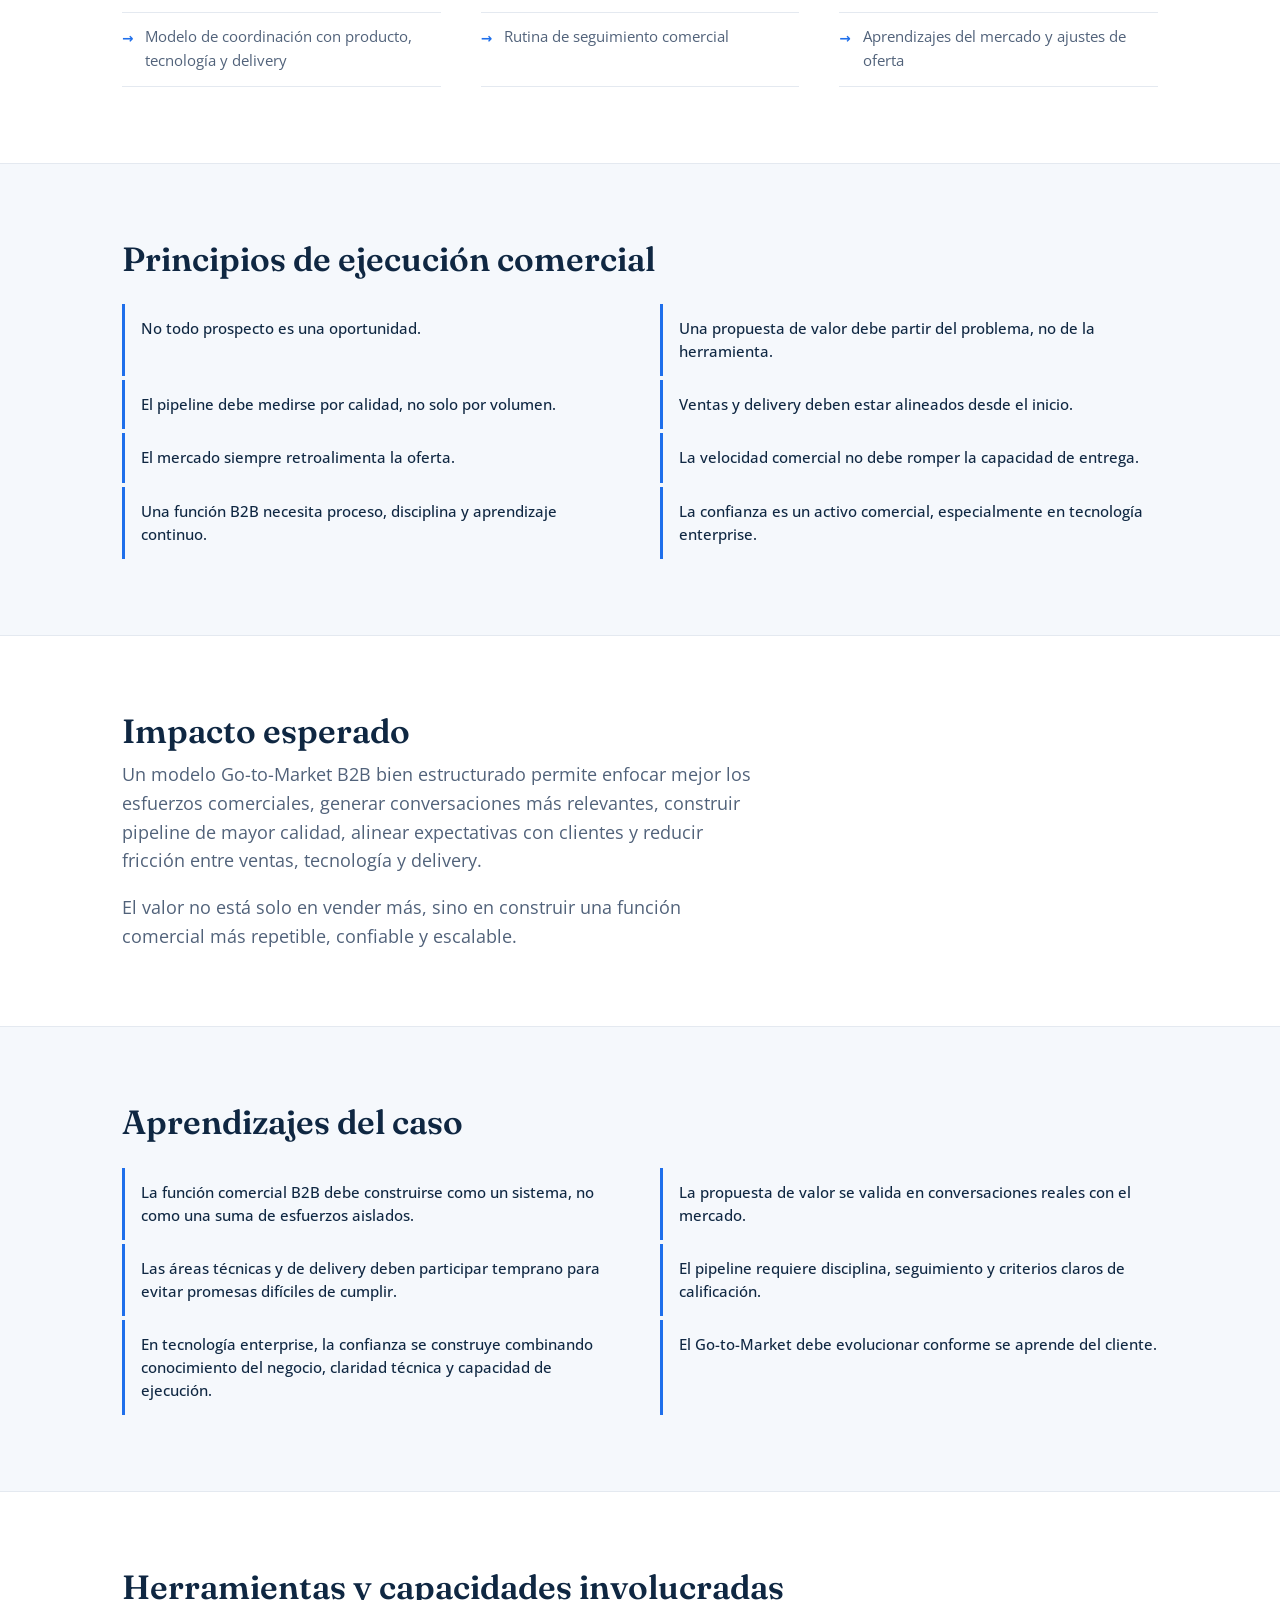
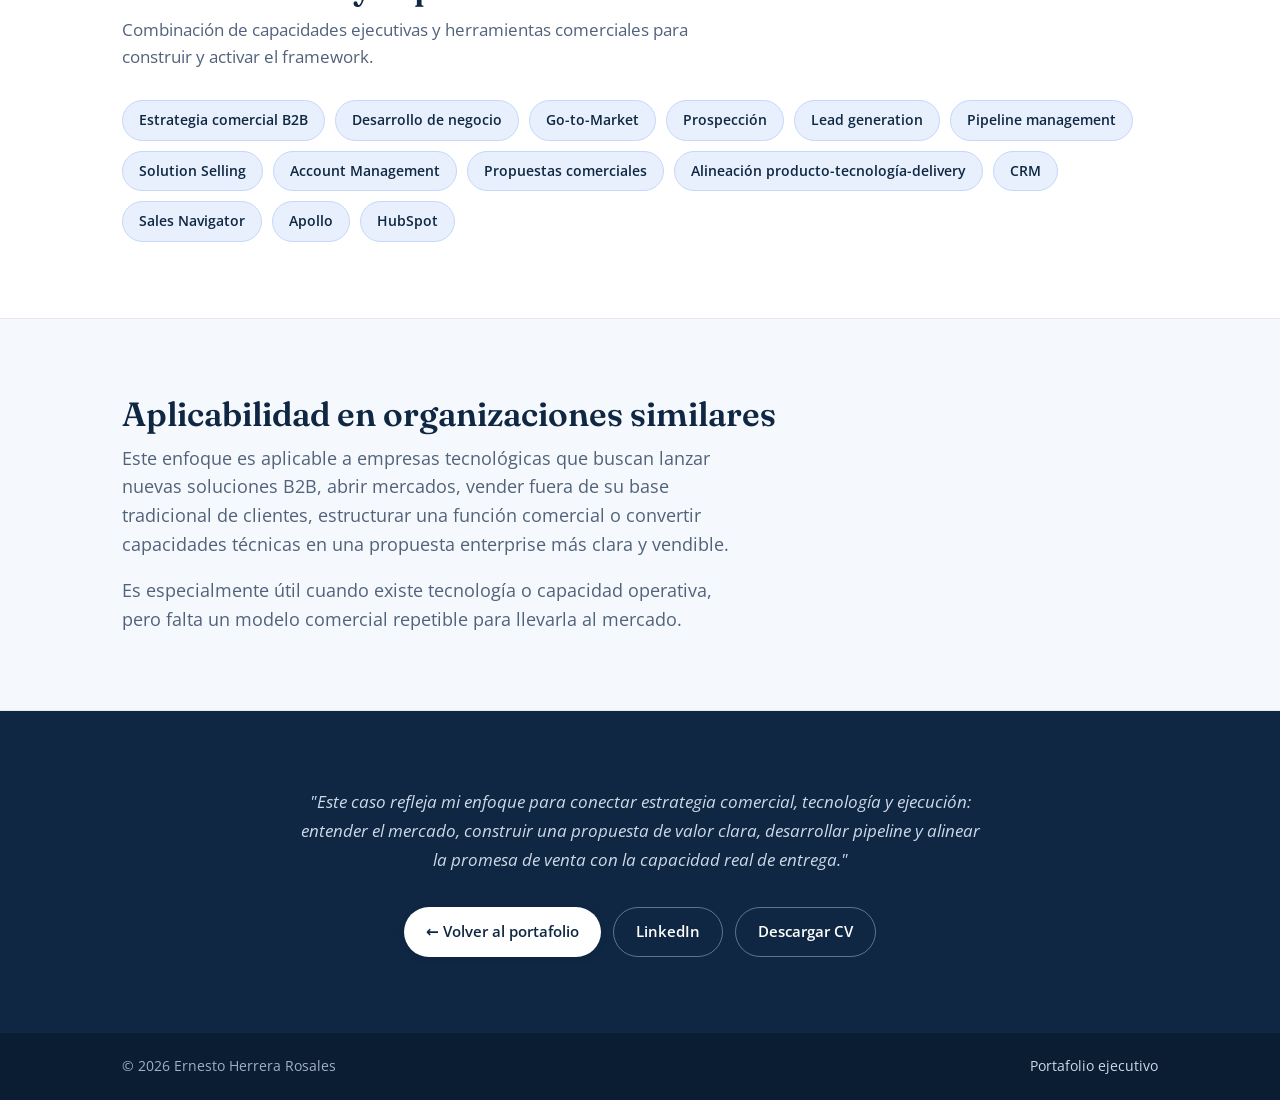
<file: portafolio/go-to-market-b2b-desarrollo-negocio.html>
﻿<!DOCTYPE html>
<html lang="es">
<head>
  <meta charset="UTF-8" />
  <meta name="viewport" content="width=device-width, initial-scale=1.0" />
  <title>Go-to-Market B2B y desarrollo de negocio — Ernesto Herrera Rosales</title>
  <meta name="description" content="Framework comercial para llevar soluciones tecnológicas al mercado enterprise, construyendo propuesta de valor, prospección, pipeline y alineación entre ventas, tecnología y delivery." />
  <link rel="icon" type="image/png" href="../eh.png" />
  <link rel="preconnect" href="https://fonts.googleapis.com" />
  <link rel="preconnect" href="https://fonts.gstatic.com" crossorigin />
  <link href="https://fonts.googleapis.com/css2?family=Fraunces:opsz,wght@9..144,500;9..144,600&family=Open+Sans:wght@400;500;600;700&display=swap" rel="stylesheet" />
  <link rel="stylesheet" href="../styles.css" />
  <style>
    .case-nav { display: flex; align-items: center; justify-content: space-between; min-height: 66px; gap: 16px; }
    .case-nav-back { font-size: .88rem; padding: 8px 18px; }
    .case-hero-body { padding-block: 64px 72px; max-width: 780px; }
    .case-hero-body h1 { font-size: clamp(1.7rem, 3.4vw, 2.5rem); margin: 0 0 18px; letter-spacing: -.3px; line-height: 1.2; }
    .case-tags { display: flex; flex-wrap: wrap; gap: 8px; margin-bottom: 20px; }
    .prose p + p { margin-top: 18px; }
    .card-num { display: block; font-size: .72rem; font-weight: 600; text-transform: uppercase; letter-spacing: .12em; color: var(--accent); margin-bottom: 10px; }
    .flow-diagram { display: flex; flex-wrap: wrap; align-items: center; gap: 6px; margin: 22px 0 0; padding: 22px; background: var(--bg-card); border: 1px solid var(--line); border-radius: var(--radius); }
    .flow-node { background: var(--accent-soft); color: var(--navy); border: 1px solid #c5d8f8; border-radius: var(--radius-sm); padding: 9px 14px; font-size: .85rem; font-weight: 600; white-space: nowrap; }
    .flow-arrow { color: var(--accent); font-weight: 700; font-size: 1.1rem; flex-shrink: 0; }
    .deliverables-list { list-style: none; margin: 26px 0 0; padding: 0; display: grid; grid-template-columns: repeat(auto-fit, minmax(280px, 1fr)); gap: 0 40px; }
    .deliverables-list li { padding: 12px 0; color: var(--slate); font-size: .96rem; border-bottom: 1px solid var(--line); display: flex; gap: 12px; align-items: flex-start; }
    .deliverables-list li::before { content: "\2192"; color: var(--accent); font-weight: 700; flex-shrink: 0; font-size: .85rem; margin-top: 2px; }
    .principles-list { list-style: none; margin: 26px 0 0; padding: 0; display: grid; grid-template-columns: repeat(auto-fit, minmax(320px, 1fr)); gap: 4px 40px; }
    .principles-list li { padding: 13px 0 13px 16px; color: var(--navy); font-size: .96rem; border-left: 3px solid var(--accent); line-height: 1.5; font-weight: 500; }
    .tools-chips { display: flex; flex-wrap: wrap; gap: 10px; margin: 26px 0 0; padding: 0; list-style: none; }
    .tools-chips li { background: var(--accent-soft); border: 1px solid #c5d8f8; color: var(--navy); padding: 8px 16px; border-radius: 999px; font-size: .88rem; font-weight: 600; }
    .case-closing-wrap { max-width: 680px; margin-inline: auto; text-align: center; }
    .case-closing-quote { font-size: 1.08rem; color: #cdd9e8; margin: 0 0 32px; line-height: 1.7; font-style: italic; }
    .case-cta-actions { display: flex; flex-wrap: wrap; gap: 12px; justify-content: center; }
    @media (max-width: 480px) {
      .deliverables-list { grid-template-columns: 1fr; }
      .principles-list { grid-template-columns: 1fr; }
      .case-cta-actions .btn { width: 100%; }
    }
  </style>
</head>
<body>

  <!-- NAV -->
  <header class="site-header">
    <div class="container case-nav">
      <a class="brand" href="../index.html" aria-label="Ernesto Herrera Rosales">
        <img class="brand-logo" src="../eh.png" alt="" width="38" height="38" />
        <span class="brand-name">Ernesto Herrera</span>
      </a>
      <a class="btn btn-ghost case-nav-back" href="../index.html#portafolio">&#8592; Portafolio</a>
    </div>
  </header>

  <main>

    <!-- HERO -->
    <section class="hero">
      <div class="container">
        <div class="case-hero-body">
          <p class="eyebrow">Framework comercial</p>
          <div class="case-tags">
            <span class="tag">B2B Sales</span>
            <span class="tag">Go-to-Market</span>
            <span class="tag">Desarrollo de negocio</span>
            <span class="tag">Tecnología enterprise</span>
          </div>
          <h1>Go-to-Market B2B y desarrollo de negocio</h1>
          <p class="lead">Framework comercial para llevar soluciones tecnológicas al mercado enterprise, construyendo propuesta de valor, prospección, pipeline y alineación entre ventas, tecnología y delivery.</p>
          <a class="btn btn-ghost" href="../index.html#portafolio">&#8592; Volver al portafolio</a>
        </div>
      </div>
    </section>

    <!-- PROBLEMA QUE RESUELVE -->
    <section class="section">
      <div class="container">
        <h2 class="section-title">El problema que resuelve</h2>
        <div class="prose">
          <p>Muchas organizaciones tecnológicas tienen capacidades sólidas de desarrollo, implementación o servicio, pero no siempre cuentan con una función comercial B2B suficientemente estructurada para convertir esas capacidades en oportunidades reales de mercado.</p>
          <p>El reto no es únicamente "salir a vender". El verdadero desafío es definir a qué mercado se quiere llegar, qué problema se resuelve, para quién, con qué propuesta de valor, por qué ahora, cómo se prospecta, cómo se califica una oportunidad y cómo se alinea la promesa comercial con la capacidad real de entrega.</p>
          <p>Un modelo Go-to-Market B2B busca convertir capacidades tecnológicas en una máquina comercial más clara, medible y repetible.</p>
        </div>
      </div>
    </section>

    <!-- MI ENFOQUE -->
    <section class="section section-alt">
      <div class="container">
        <h2 class="section-title">Mi enfoque</h2>
        <div class="prose">
          <p>Mi enfoque parte de conectar tres dimensiones: mercado, propuesta de valor y capacidad de ejecución.</p>
          <p>Una estrategia comercial no puede diseñarse únicamente desde el producto ni únicamente desde la venta. Debe considerar el problema del cliente, la madurez del mercado, los canales de prospección, el proceso de calificación, la estructura de la propuesta, el modelo de pricing, la capacidad de delivery y los aprendizajes que se obtienen en cada interacción comercial.</p>
          <p>El objetivo es construir un sistema comercial que permita aprender rápido, enfocar esfuerzos, priorizar oportunidades y convertir conversaciones en pipeline real.</p>
        </div>
      </div>
    </section>

    <!-- COMPONENTES DEL FRAMEWORK -->
    <section class="section">
      <div class="container">
        <h2 class="section-title">Componentes del framework Go-to-Market B2B</h2>
        <p class="section-intro">Seis componentes que convierten capacidades tecnológicas en una función comercial repetible y escalable.</p>
        <div class="cards">
          <article class="card">
            <span class="card-num">01</span>
            <h3>Definición de mercado objetivo</h3>
            <p>Identificar segmentos, industrias, tipos de cliente, dolores relevantes, urgencia del problema y condiciones que hacen viable una oportunidad comercial.</p>
          </article>
          <article class="card">
            <span class="card-num">02</span>
            <h3>Propuesta de valor</h3>
            <p>Traducir capacidades tecnológicas en beneficios claros para el cliente, conectando problema, impacto esperado, diferenciadores y razones para actuar.</p>
          </article>
          <article class="card">
            <span class="card-num">03</span>
            <h3>Prospección y generación de demanda</h3>
            <p>Diseñar canales, mensajes, criterios de búsqueda, acercamientos y mecanismos de lead generation para generar conversaciones relevantes con el mercado objetivo.</p>
          </article>
          <article class="card">
            <span class="card-num">04</span>
            <h3>Calificación y construcción de pipeline</h3>
            <p>Establecer criterios para priorizar oportunidades, entender probabilidad, valor potencial, fit estratégico, urgencia y capacidad real de entrega.</p>
          </article>
          <article class="card">
            <span class="card-num">05</span>
            <h3>Propuestas y alineación interna</h3>
            <p>Coordinar producto, tecnología, operaciones y delivery para construir propuestas viables, defendibles y alineadas con el problema real del cliente.</p>
          </article>
          <article class="card">
            <span class="card-num">06</span>
            <h3>Aprendizaje comercial y mejora continua</h3>
            <p>Convertir feedback del mercado en ajustes de propuesta, mensajes, segmentos, pricing, procesos y capacidades internas.</p>
          </article>
        </div>
      </div>
    </section>

    <!-- FLUJO CONCEPTUAL -->
    <section class="section section-alt">
      <div class="container">
        <h2 class="section-title">Flujo conceptual</h2>
        <p class="section-intro">El Go-to-Market no termina cuando se genera una oportunidad. Se fortalece cuando cada conversación comercial mejora el entendimiento del mercado, la propuesta de valor y la capacidad de entrega.</p>
        <div class="flow-diagram">
          <span class="flow-node">Mercado objetivo</span>
          <span class="flow-arrow">&#8594;</span>
          <span class="flow-node">Problema del cliente</span>
          <span class="flow-arrow">&#8594;</span>
          <span class="flow-node">Propuesta de valor</span>
          <span class="flow-arrow">&#8594;</span>
          <span class="flow-node">Prospección</span>
          <span class="flow-arrow">&#8594;</span>
          <span class="flow-node">Calificación</span>
          <span class="flow-arrow">&#8594;</span>
          <span class="flow-node">Pipeline</span>
          <span class="flow-arrow">&#8594;</span>
          <span class="flow-node">Propuesta</span>
          <span class="flow-arrow">&#8594;</span>
          <span class="flow-node">Delivery</span>
          <span class="flow-arrow">&#8594;</span>
          <span class="flow-node">Aprendizaje</span>
        </div>
      </div>
    </section>

    <!-- ENTREGABLES TÍPICOS -->
    <section class="section">
      <div class="container">
        <h2 class="section-title">Entregables típicos</h2>
        <p class="section-intro">Artefactos comerciales que materializan el framework en cada organización.</p>
        <ul class="deliverables-list">
          <li>Definición de mercado objetivo</li>
          <li>Segmentación de clientes</li>
          <li>Mapa de problemas y dolores por industria</li>
          <li>Propuesta de valor</li>
          <li>Mensajes comerciales</li>
          <li>Playbook de prospección</li>
          <li>Criterios de calificación de oportunidades</li>
          <li>Pipeline inicial</li>
          <li>Estructura de propuesta comercial</li>
          <li>Modelo de coordinación con producto, tecnología y delivery</li>
          <li>Rutina de seguimiento comercial</li>
          <li>Aprendizajes del mercado y ajustes de oferta</li>
        </ul>
      </div>
    </section>

    <!-- PRINCIPIOS DE EJECUCIÓN COMERCIAL -->
    <section class="section section-alt">
      <div class="container">
        <h2 class="section-title">Principios de ejecución comercial</h2>
        <ul class="principles-list">
          <li>No todo prospecto es una oportunidad.</li>
          <li>Una propuesta de valor debe partir del problema, no de la herramienta.</li>
          <li>El pipeline debe medirse por calidad, no solo por volumen.</li>
          <li>Ventas y delivery deben estar alineados desde el inicio.</li>
          <li>El mercado siempre retroalimenta la oferta.</li>
          <li>La velocidad comercial no debe romper la capacidad de entrega.</li>
          <li>Una función B2B necesita proceso, disciplina y aprendizaje continuo.</li>
          <li>La confianza es un activo comercial, especialmente en tecnología enterprise.</li>
        </ul>
      </div>
    </section>

    <!-- IMPACTO ESPERADO -->
    <section class="section">
      <div class="container">
        <h2 class="section-title">Impacto esperado</h2>
        <div class="prose">
          <p>Un modelo Go-to-Market B2B bien estructurado permite enfocar mejor los esfuerzos comerciales, generar conversaciones más relevantes, construir pipeline de mayor calidad, alinear expectativas con clientes y reducir fricción entre ventas, tecnología y delivery.</p>
          <p>El valor no está solo en vender más, sino en construir una función comercial más repetible, confiable y escalable.</p>
        </div>
      </div>
    </section>

    <!-- APRENDIZAJES DEL CASO -->
    <section class="section section-alt">
      <div class="container">
        <h2 class="section-title">Aprendizajes del caso</h2>
        <ul class="principles-list">
          <li>La función comercial B2B debe construirse como un sistema, no como una suma de esfuerzos aislados.</li>
          <li>La propuesta de valor se valida en conversaciones reales con el mercado.</li>
          <li>Las áreas técnicas y de delivery deben participar temprano para evitar promesas difíciles de cumplir.</li>
          <li>El pipeline requiere disciplina, seguimiento y criterios claros de calificación.</li>
          <li>En tecnología enterprise, la confianza se construye combinando conocimiento del negocio, claridad técnica y capacidad de ejecución.</li>
          <li>El Go-to-Market debe evolucionar conforme se aprende del cliente.</li>
        </ul>
      </div>
    </section>

    <!-- HERRAMIENTAS / CAPACIDADES -->
    <section class="section">
      <div class="container">
        <h2 class="section-title">Herramientas y capacidades involucradas</h2>
        <p class="section-intro">Combinación de capacidades ejecutivas y herramientas comerciales para construir y activar el framework.</p>
        <ul class="tools-chips">
          <li>Estrategia comercial B2B</li>
          <li>Desarrollo de negocio</li>
          <li>Go-to-Market</li>
          <li>Prospección</li>
          <li>Lead generation</li>
          <li>Pipeline management</li>
          <li>Solution Selling</li>
          <li>Account Management</li>
          <li>Propuestas comerciales</li>
          <li>Alineación producto-tecnología-delivery</li>
          <li>CRM</li>
          <li>Sales Navigator</li>
          <li>Apollo</li>
          <li>HubSpot</li>
        </ul>
      </div>
    </section>

    <!-- APLICABILIDAD -->
    <section class="section section-alt">
      <div class="container">
        <h2 class="section-title">Aplicabilidad en organizaciones similares</h2>
        <div class="prose">
          <p>Este enfoque es aplicable a empresas tecnológicas que buscan lanzar nuevas soluciones B2B, abrir mercados, vender fuera de su base tradicional de clientes, estructurar una función comercial o convertir capacidades técnicas en una propuesta enterprise más clara y vendible.</p>
          <p>Es especialmente útil cuando existe tecnología o capacidad operativa, pero falta un modelo comercial repetible para llevarla al mercado.</p>
        </div>
      </div>
    </section>

    <!-- CTA FINAL -->
    <section class="section section-contact">
      <div class="container">
        <div class="case-closing-wrap">
          <p class="case-closing-quote">"Este caso refleja mi enfoque para conectar estrategia comercial, tecnología y ejecución: entender el mercado, construir una propuesta de valor clara, desarrollar pipeline y alinear la promesa de venta con la capacidad real de entrega."</p>
          <div class="case-cta-actions">
            <a class="btn btn-primary" href="../index.html#portafolio">&#8592; Volver al portafolio</a>
            <a class="btn btn-ghost" href="https://www.linkedin.com/in/ingernestoherrera/" target="_blank" rel="noopener">LinkedIn</a>
            <a class="btn btn-ghost" href="../CV_ErnestoHerrera_ING_202606.pdf" target="_blank" rel="noopener">Descargar CV</a>
          </div>
        </div>
      </div>
    </section>

  </main>

  <footer class="site-footer">
    <div class="container footer-inner">
      <span>&#169; 2026 Ernesto Herrera Rosales</span>
      <a href="../index.html">Portafolio ejecutivo</a>
    </div>
  </footer>

</body>
</html>
</file>
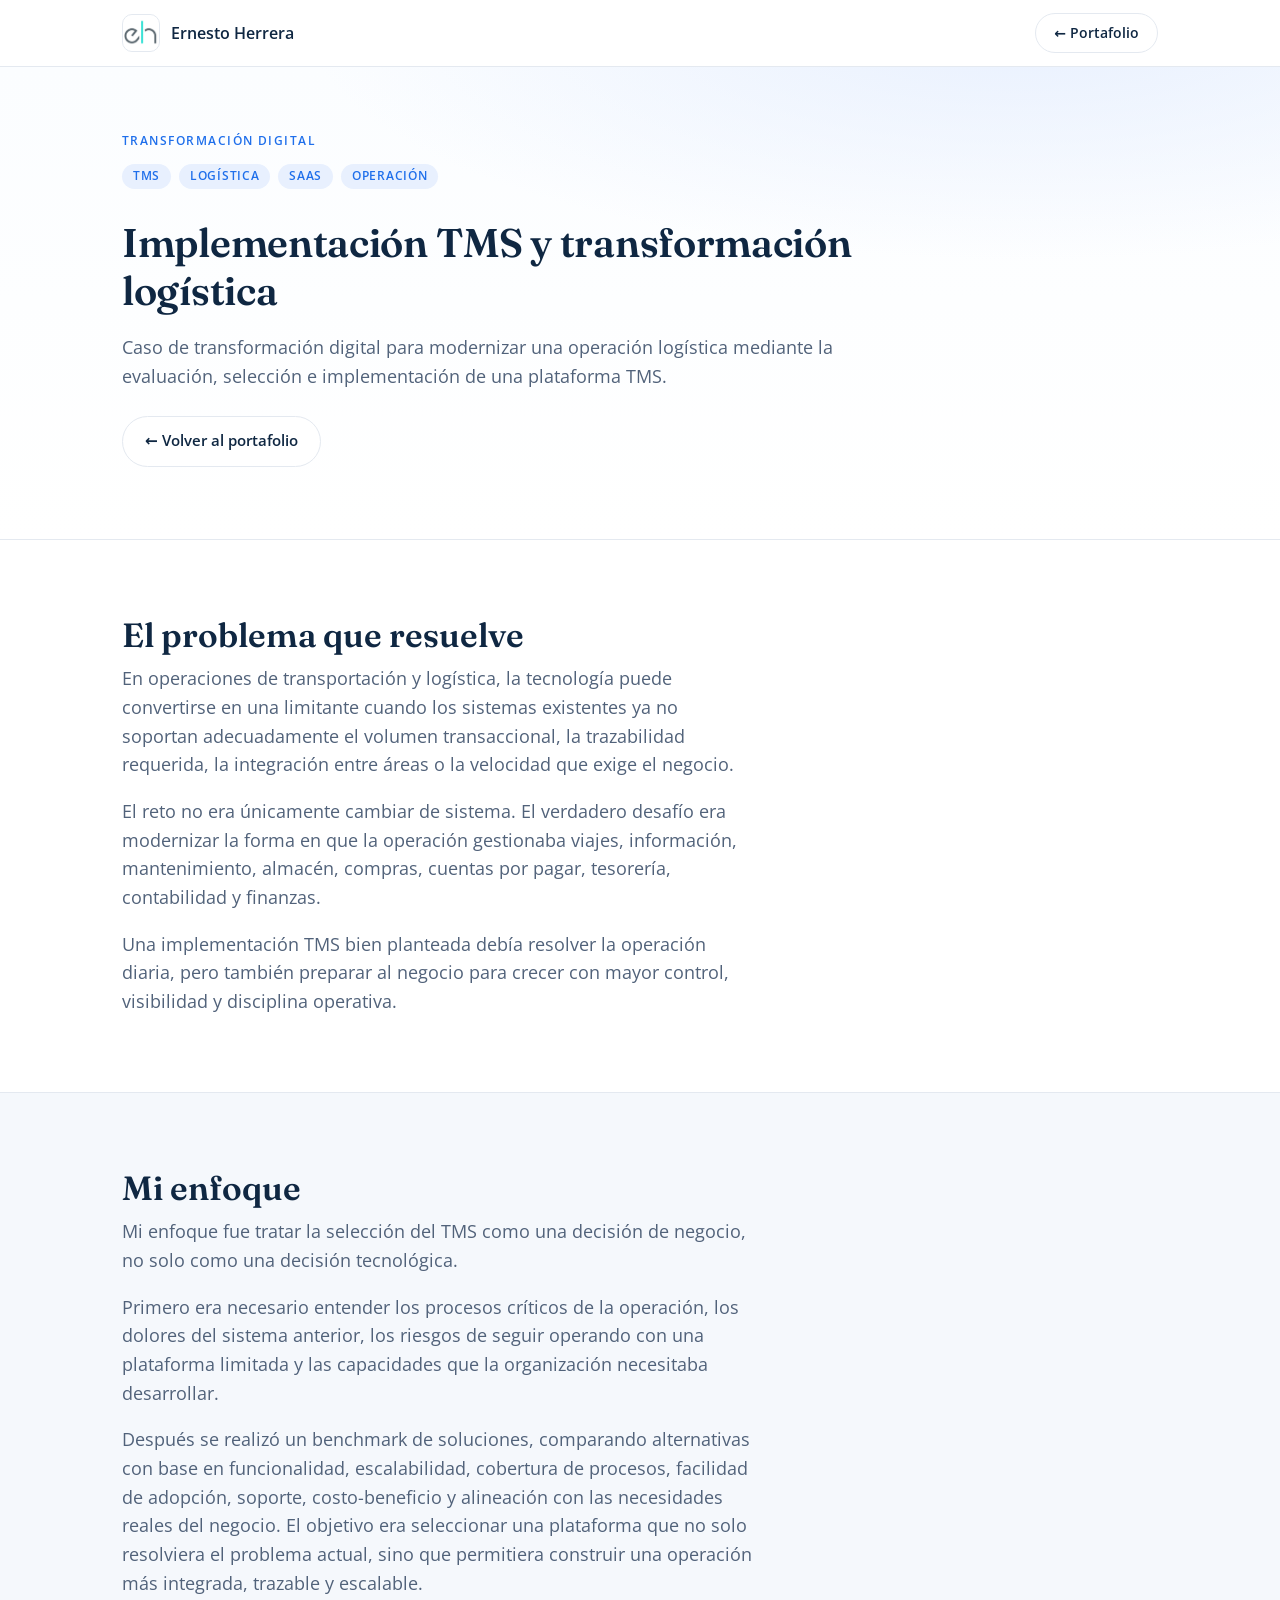
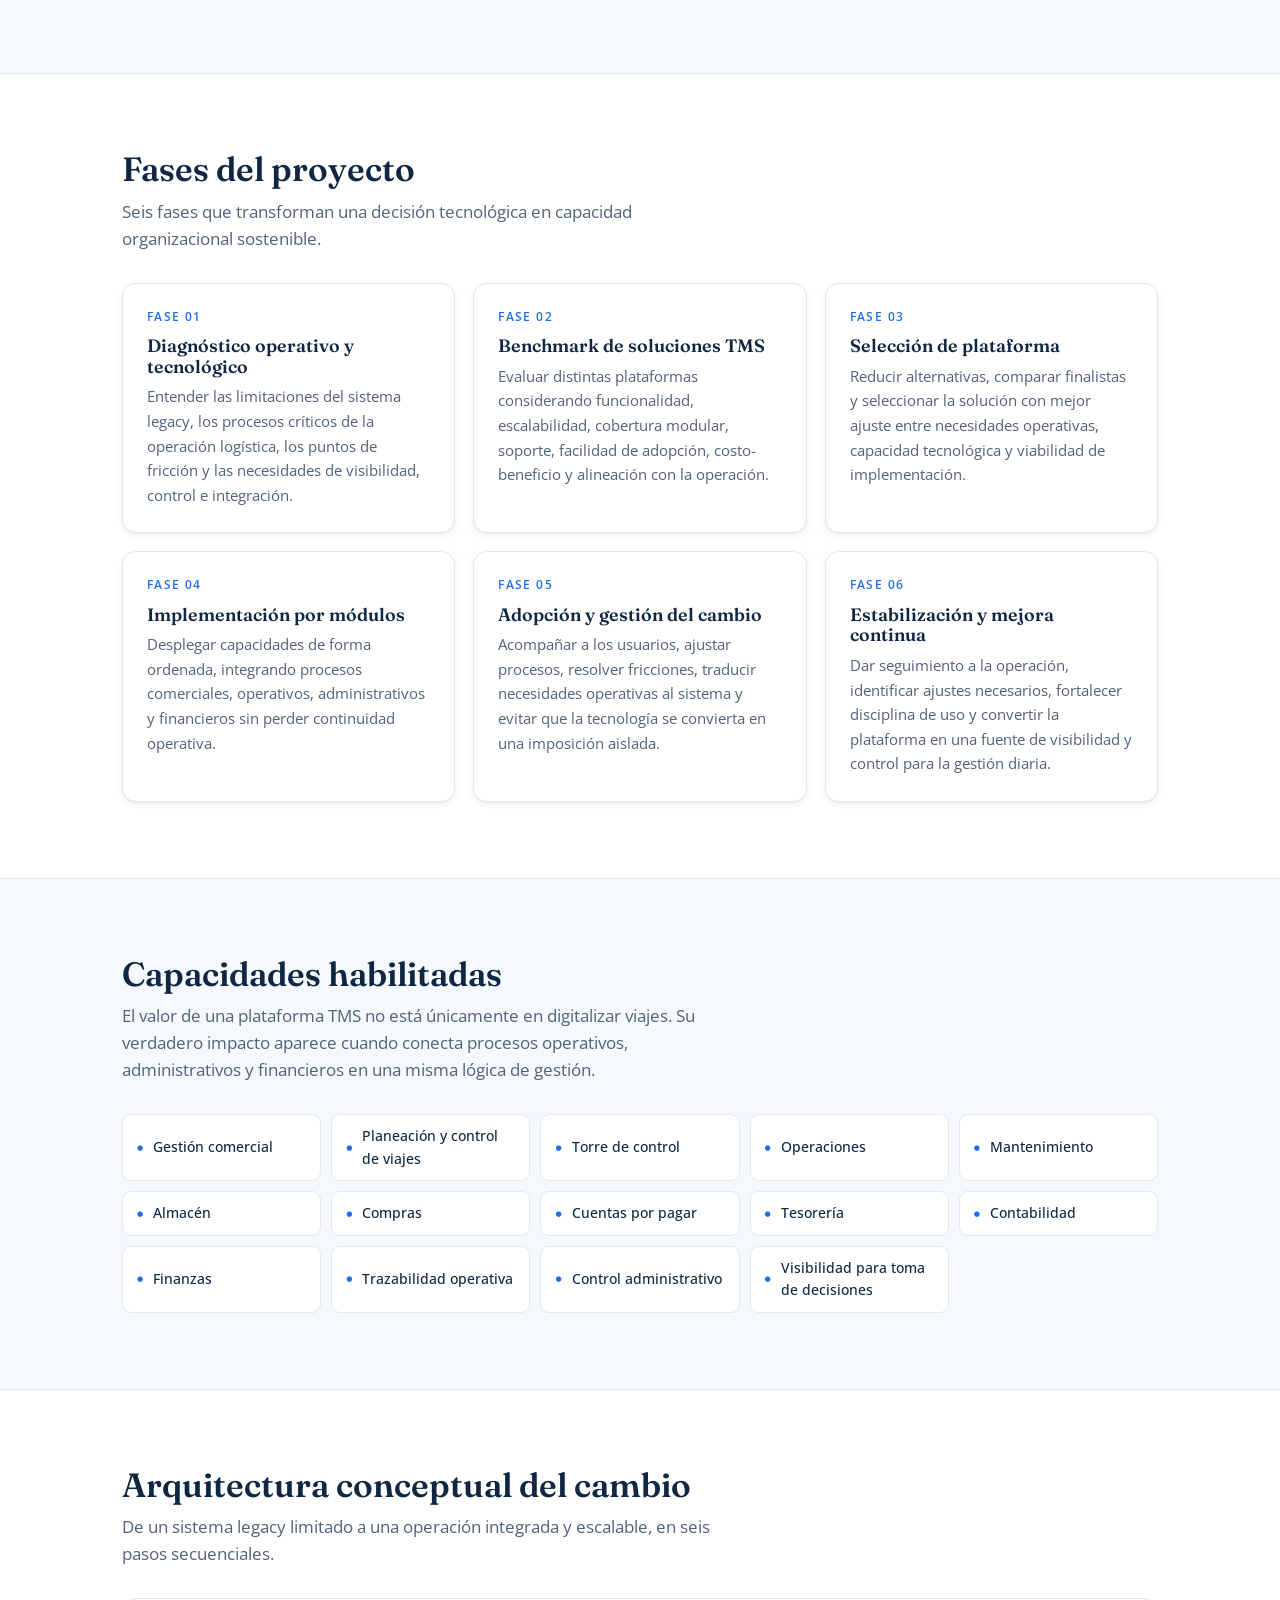
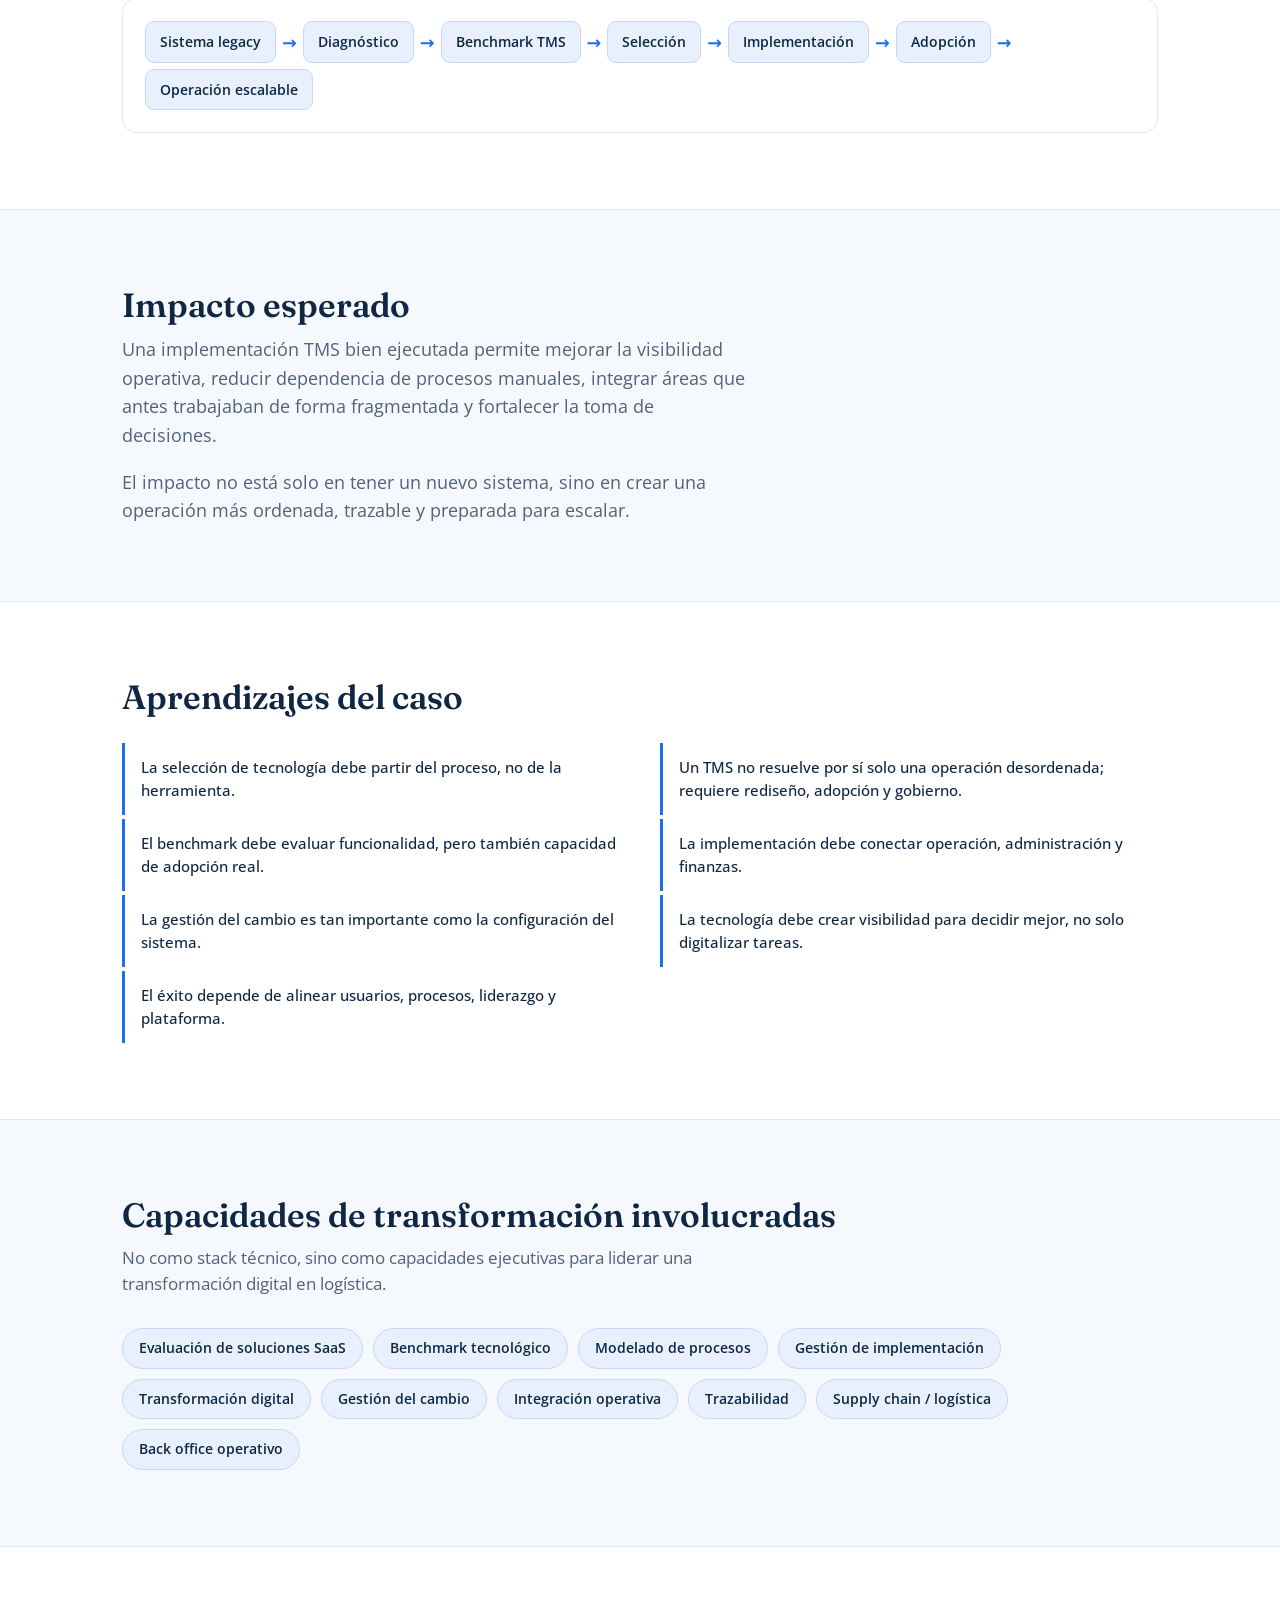
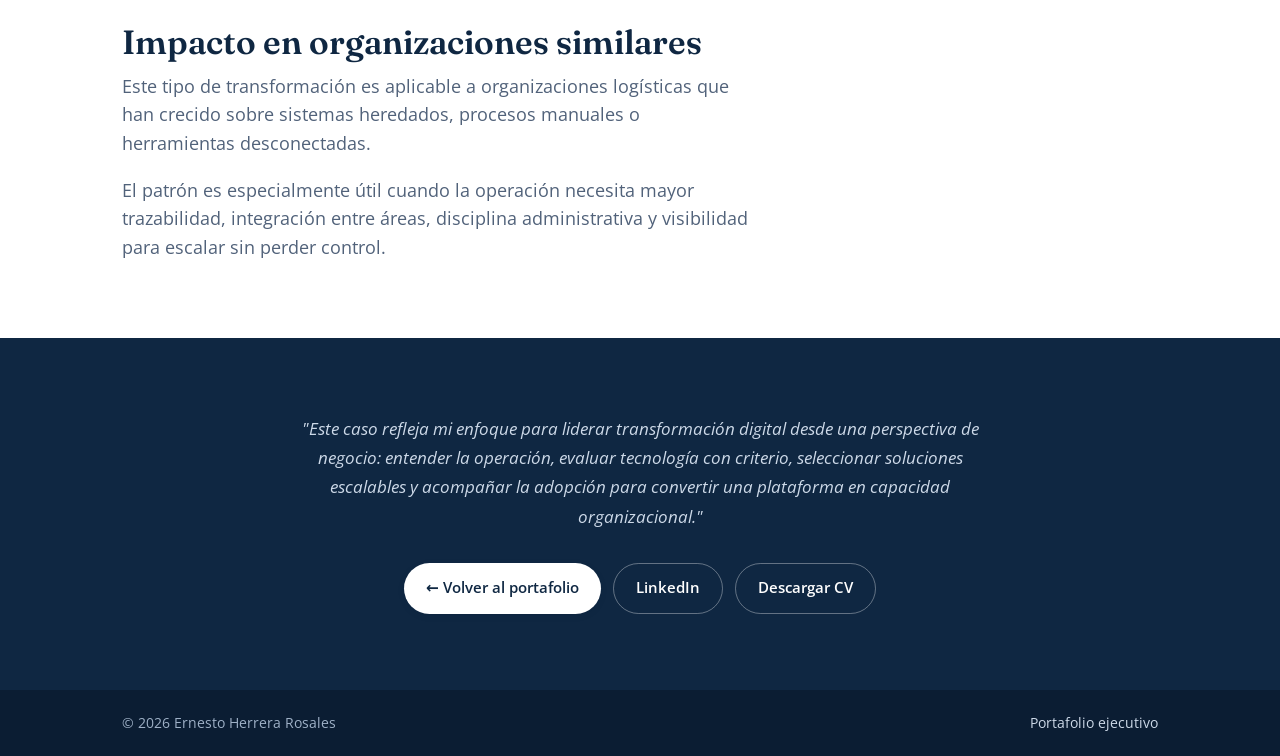
<file: portafolio/implementacion-tms-transformacion-logistica.html>
﻿<!DOCTYPE html>
<html lang="es">
<head>
  <meta charset="UTF-8" />
  <meta name="viewport" content="width=device-width, initial-scale=1.0" />
  <title>Implementación TMS y transformación logística — Ernesto Herrera Rosales</title>
  <meta name="description" content="Caso de transformación digital para modernizar una operación logística mediante la evaluación, selección e implementación de una plataforma TMS." />
  <link rel="icon" type="image/png" href="../eh.png" />
  <link rel="preconnect" href="https://fonts.googleapis.com" />
  <link rel="preconnect" href="https://fonts.gstatic.com" crossorigin />
  <link href="https://fonts.googleapis.com/css2?family=Fraunces:opsz,wght@9..144,500;9..144,600&family=Open+Sans:wght@400;500;600;700&display=swap" rel="stylesheet" />
  <link rel="stylesheet" href="../styles.css" />
  <style>
    .case-nav { display: flex; align-items: center; justify-content: space-between; min-height: 66px; gap: 16px; }
    .case-nav-back { font-size: .88rem; padding: 8px 18px; }
    .case-hero-body { padding-block: 64px 72px; max-width: 780px; }
    .case-hero-body h1 { font-size: clamp(1.7rem, 3.4vw, 2.5rem); margin: 0 0 18px; letter-spacing: -.3px; line-height: 1.2; }
    .case-tags { display: flex; flex-wrap: wrap; gap: 8px; margin-bottom: 20px; }
    .prose p + p { margin-top: 18px; }
    .card-num { display: block; font-size: .72rem; font-weight: 600; text-transform: uppercase; letter-spacing: .12em; color: var(--accent); margin-bottom: 10px; }
    .capabilities-grid { list-style: none; margin: 26px 0 0; padding: 0; display: grid; grid-template-columns: repeat(auto-fit, minmax(190px, 1fr)); gap: 10px; }
    .capabilities-grid li { padding: 10px 14px; background: var(--bg-card); border: 1px solid var(--line); border-radius: var(--radius-sm); font-size: .88rem; font-weight: 500; color: var(--navy); display: flex; gap: 10px; align-items: center; }
    .capabilities-grid li::before { content: "\25CF"; color: var(--accent); font-size: .45rem; flex-shrink: 0; }
    .flow-diagram { display: flex; flex-wrap: wrap; align-items: center; gap: 6px; margin: 22px 0 0; padding: 22px; background: var(--bg-card); border: 1px solid var(--line); border-radius: var(--radius); }
    .flow-node { background: var(--accent-soft); color: var(--navy); border: 1px solid #c5d8f8; border-radius: var(--radius-sm); padding: 9px 14px; font-size: .85rem; font-weight: 600; white-space: nowrap; }
    .flow-arrow { color: var(--accent); font-weight: 700; font-size: 1.1rem; flex-shrink: 0; }
    .principles-list { list-style: none; margin: 26px 0 0; padding: 0; display: grid; grid-template-columns: repeat(auto-fit, minmax(320px, 1fr)); gap: 4px 40px; }
    .principles-list li { padding: 13px 0 13px 16px; color: var(--navy); font-size: .96rem; border-left: 3px solid var(--accent); line-height: 1.5; font-weight: 500; }
    .tools-chips { display: flex; flex-wrap: wrap; gap: 10px; margin: 26px 0 0; padding: 0; list-style: none; }
    .tools-chips li { background: var(--accent-soft); border: 1px solid #c5d8f8; color: var(--navy); padding: 8px 16px; border-radius: 999px; font-size: .88rem; font-weight: 600; }
    .case-closing-wrap { max-width: 680px; margin-inline: auto; text-align: center; }
    .case-closing-quote { font-size: 1.08rem; color: #cdd9e8; margin: 0 0 32px; line-height: 1.7; font-style: italic; }
    .case-cta-actions { display: flex; flex-wrap: wrap; gap: 12px; justify-content: center; }
    @media (max-width: 480px) {
      .capabilities-grid { grid-template-columns: 1fr; }
      .principles-list { grid-template-columns: 1fr; }
      .case-cta-actions .btn { width: 100%; }
    }
  </style>
</head>
<body>

  <!-- NAV -->
  <header class="site-header">
    <div class="container case-nav">
      <a class="brand" href="../index.html" aria-label="Ernesto Herrera Rosales">
        <img class="brand-logo" src="../eh.png" alt="" width="38" height="38" />
        <span class="brand-name">Ernesto Herrera</span>
      </a>
      <a class="btn btn-ghost case-nav-back" href="../index.html#portafolio">&#8592; Portafolio</a>
    </div>
  </header>

  <main>

    <!-- HERO -->
    <section class="hero">
      <div class="container">
        <div class="case-hero-body">
          <p class="eyebrow">Transformación digital</p>
          <div class="case-tags">
            <span class="tag">TMS</span>
            <span class="tag">Logística</span>
            <span class="tag">SaaS</span>
            <span class="tag">Operación</span>
          </div>
          <h1>Implementación TMS y transformación logística</h1>
          <p class="lead">Caso de transformación digital para modernizar una operación logística mediante la evaluación, selección e implementación de una plataforma TMS.</p>
          <a class="btn btn-ghost" href="../index.html#portafolio">&#8592; Volver al portafolio</a>
        </div>
      </div>
    </section>

    <!-- PROBLEMA QUE RESUELVE -->
    <section class="section">
      <div class="container">
        <h2 class="section-title">El problema que resuelve</h2>
        <div class="prose">
          <p>En operaciones de transportación y logística, la tecnología puede convertirse en una limitante cuando los sistemas existentes ya no soportan adecuadamente el volumen transaccional, la trazabilidad requerida, la integración entre áreas o la velocidad que exige el negocio.</p>
          <p>El reto no era únicamente cambiar de sistema. El verdadero desafío era modernizar la forma en que la operación gestionaba viajes, información, mantenimiento, almacén, compras, cuentas por pagar, tesorería, contabilidad y finanzas.</p>
          <p>Una implementación TMS bien planteada debía resolver la operación diaria, pero también preparar al negocio para crecer con mayor control, visibilidad y disciplina operativa.</p>
        </div>
      </div>
    </section>

    <!-- MI ENFOQUE -->
    <section class="section section-alt">
      <div class="container">
        <h2 class="section-title">Mi enfoque</h2>
        <div class="prose">
          <p>Mi enfoque fue tratar la selección del TMS como una decisión de negocio, no solo como una decisión tecnológica.</p>
          <p>Primero era necesario entender los procesos críticos de la operación, los dolores del sistema anterior, los riesgos de seguir operando con una plataforma limitada y las capacidades que la organización necesitaba desarrollar.</p>
          <p>Después se realizó un benchmark de soluciones, comparando alternativas con base en funcionalidad, escalabilidad, cobertura de procesos, facilidad de adopción, soporte, costo-beneficio y alineación con las necesidades reales del negocio. El objetivo era seleccionar una plataforma que no solo resolviera el problema actual, sino que permitiera construir una operación más integrada, trazable y escalable.</p>
        </div>
      </div>
    </section>

    <!-- FASES DEL PROYECTO -->
    <section class="section">
      <div class="container">
        <h2 class="section-title">Fases del proyecto</h2>
        <p class="section-intro">Seis fases que transforman una decisión tecnológica en capacidad organizacional sostenible.</p>
        <div class="cards">
          <article class="card">
            <span class="card-num">Fase 01</span>
            <h3>Diagnóstico operativo y tecnológico</h3>
            <p>Entender las limitaciones del sistema legacy, los procesos críticos de la operación logística, los puntos de fricción y las necesidades de visibilidad, control e integración.</p>
          </article>
          <article class="card">
            <span class="card-num">Fase 02</span>
            <h3>Benchmark de soluciones TMS</h3>
            <p>Evaluar distintas plataformas considerando funcionalidad, escalabilidad, cobertura modular, soporte, facilidad de adopción, costo-beneficio y alineación con la operación.</p>
          </article>
          <article class="card">
            <span class="card-num">Fase 03</span>
            <h3>Selección de plataforma</h3>
            <p>Reducir alternativas, comparar finalistas y seleccionar la solución con mejor ajuste entre necesidades operativas, capacidad tecnológica y viabilidad de implementación.</p>
          </article>
          <article class="card">
            <span class="card-num">Fase 04</span>
            <h3>Implementación por módulos</h3>
            <p>Desplegar capacidades de forma ordenada, integrando procesos comerciales, operativos, administrativos y financieros sin perder continuidad operativa.</p>
          </article>
          <article class="card">
            <span class="card-num">Fase 05</span>
            <h3>Adopción y gestión del cambio</h3>
            <p>Acompañar a los usuarios, ajustar procesos, resolver fricciones, traducir necesidades operativas al sistema y evitar que la tecnología se convierta en una imposición aislada.</p>
          </article>
          <article class="card">
            <span class="card-num">Fase 06</span>
            <h3>Estabilización y mejora continua</h3>
            <p>Dar seguimiento a la operación, identificar ajustes necesarios, fortalecer disciplina de uso y convertir la plataforma en una fuente de visibilidad y control para la gestión diaria.</p>
          </article>
        </div>
      </div>
    </section>

    <!-- CAPACIDADES HABILITADAS -->
    <section class="section section-alt">
      <div class="container">
        <h2 class="section-title">Capacidades habilitadas</h2>
        <p class="section-intro">El valor de una plataforma TMS no está únicamente en digitalizar viajes. Su verdadero impacto aparece cuando conecta procesos operativos, administrativos y financieros en una misma lógica de gestión.</p>
        <ul class="capabilities-grid">
          <li>Gestión comercial</li>
          <li>Planeación y control de viajes</li>
          <li>Torre de control</li>
          <li>Operaciones</li>
          <li>Mantenimiento</li>
          <li>Almacén</li>
          <li>Compras</li>
          <li>Cuentas por pagar</li>
          <li>Tesorería</li>
          <li>Contabilidad</li>
          <li>Finanzas</li>
          <li>Trazabilidad operativa</li>
          <li>Control administrativo</li>
          <li>Visibilidad para toma de decisiones</li>
        </ul>
      </div>
    </section>

    <!-- ARQUITECTURA CONCEPTUAL -->
    <section class="section">
      <div class="container">
        <h2 class="section-title">Arquitectura conceptual del cambio</h2>
        <p class="section-intro">De un sistema legacy limitado a una operación integrada y escalable, en seis pasos secuenciales.</p>
        <div class="flow-diagram">
          <span class="flow-node">Sistema legacy</span>
          <span class="flow-arrow">&#8594;</span>
          <span class="flow-node">Diagnóstico</span>
          <span class="flow-arrow">&#8594;</span>
          <span class="flow-node">Benchmark TMS</span>
          <span class="flow-arrow">&#8594;</span>
          <span class="flow-node">Selección</span>
          <span class="flow-arrow">&#8594;</span>
          <span class="flow-node">Implementación</span>
          <span class="flow-arrow">&#8594;</span>
          <span class="flow-node">Adopción</span>
          <span class="flow-arrow">&#8594;</span>
          <span class="flow-node">Operación escalable</span>
        </div>
      </div>
    </section>

    <!-- IMPACTO ESPERADO -->
    <section class="section section-alt">
      <div class="container">
        <h2 class="section-title">Impacto esperado</h2>
        <div class="prose">
          <p>Una implementación TMS bien ejecutada permite mejorar la visibilidad operativa, reducir dependencia de procesos manuales, integrar áreas que antes trabajaban de forma fragmentada y fortalecer la toma de decisiones.</p>
          <p>El impacto no está solo en tener un nuevo sistema, sino en crear una operación más ordenada, trazable y preparada para escalar.</p>
        </div>
      </div>
    </section>

    <!-- APRENDIZAJES DEL CASO -->
    <section class="section">
      <div class="container">
        <h2 class="section-title">Aprendizajes del caso</h2>
        <ul class="principles-list">
          <li>La selección de tecnología debe partir del proceso, no de la herramienta.</li>
          <li>Un TMS no resuelve por sí solo una operación desordenada; requiere rediseño, adopción y gobierno.</li>
          <li>El benchmark debe evaluar funcionalidad, pero también capacidad de adopción real.</li>
          <li>La implementación debe conectar operación, administración y finanzas.</li>
          <li>La gestión del cambio es tan importante como la configuración del sistema.</li>
          <li>La tecnología debe crear visibilidad para decidir mejor, no solo digitalizar tareas.</li>
          <li>El éxito depende de alinear usuarios, procesos, liderazgo y plataforma.</li>
        </ul>
      </div>
    </section>

    <!-- HERRAMIENTAS / CAPACIDADES -->
    <section class="section section-alt">
      <div class="container">
        <h2 class="section-title">Capacidades de transformación involucradas</h2>
        <p class="section-intro">No como stack técnico, sino como capacidades ejecutivas para liderar una transformación digital en logística.</p>
        <ul class="tools-chips">
          <li>Evaluación de soluciones SaaS</li>
          <li>Benchmark tecnológico</li>
          <li>Modelado de procesos</li>
          <li>Gestión de implementación</li>
          <li>Transformación digital</li>
          <li>Gestión del cambio</li>
          <li>Integración operativa</li>
          <li>Trazabilidad</li>
          <li>Supply chain / logística</li>
          <li>Back office operativo</li>
        </ul>
      </div>
    </section>

    <!-- IMPACTO EN ORGANIZACIONES SIMILARES -->
    <section class="section">
      <div class="container">
        <h2 class="section-title">Impacto en organizaciones similares</h2>
        <div class="prose">
          <p>Este tipo de transformación es aplicable a organizaciones logísticas que han crecido sobre sistemas heredados, procesos manuales o herramientas desconectadas.</p>
          <p>El patrón es especialmente útil cuando la operación necesita mayor trazabilidad, integración entre áreas, disciplina administrativa y visibilidad para escalar sin perder control.</p>
        </div>
      </div>
    </section>

    <!-- CTA FINAL -->
    <section class="section section-contact">
      <div class="container">
        <div class="case-closing-wrap">
          <p class="case-closing-quote">"Este caso refleja mi enfoque para liderar transformación digital desde una perspectiva de negocio: entender la operación, evaluar tecnología con criterio, seleccionar soluciones escalables y acompañar la adopción para convertir una plataforma en capacidad organizacional."</p>
          <div class="case-cta-actions">
            <a class="btn btn-primary" href="../index.html#portafolio">&#8592; Volver al portafolio</a>
            <a class="btn btn-ghost" href="https://www.linkedin.com/in/ingernestoherrera/" target="_blank" rel="noopener">LinkedIn</a>
            <a class="btn btn-ghost" href="../CV_ErnestoHerrera_ING_202606.pdf" target="_blank" rel="noopener">Descargar CV</a>
          </div>
        </div>
      </div>
    </section>

  </main>

  <footer class="site-footer">
    <div class="container footer-inner">
      <span>&#169; 2026 Ernesto Herrera Rosales</span>
      <a href="../index.html">Portafolio ejecutivo</a>
    </div>
  </footer>

</body>
</html>
</file>
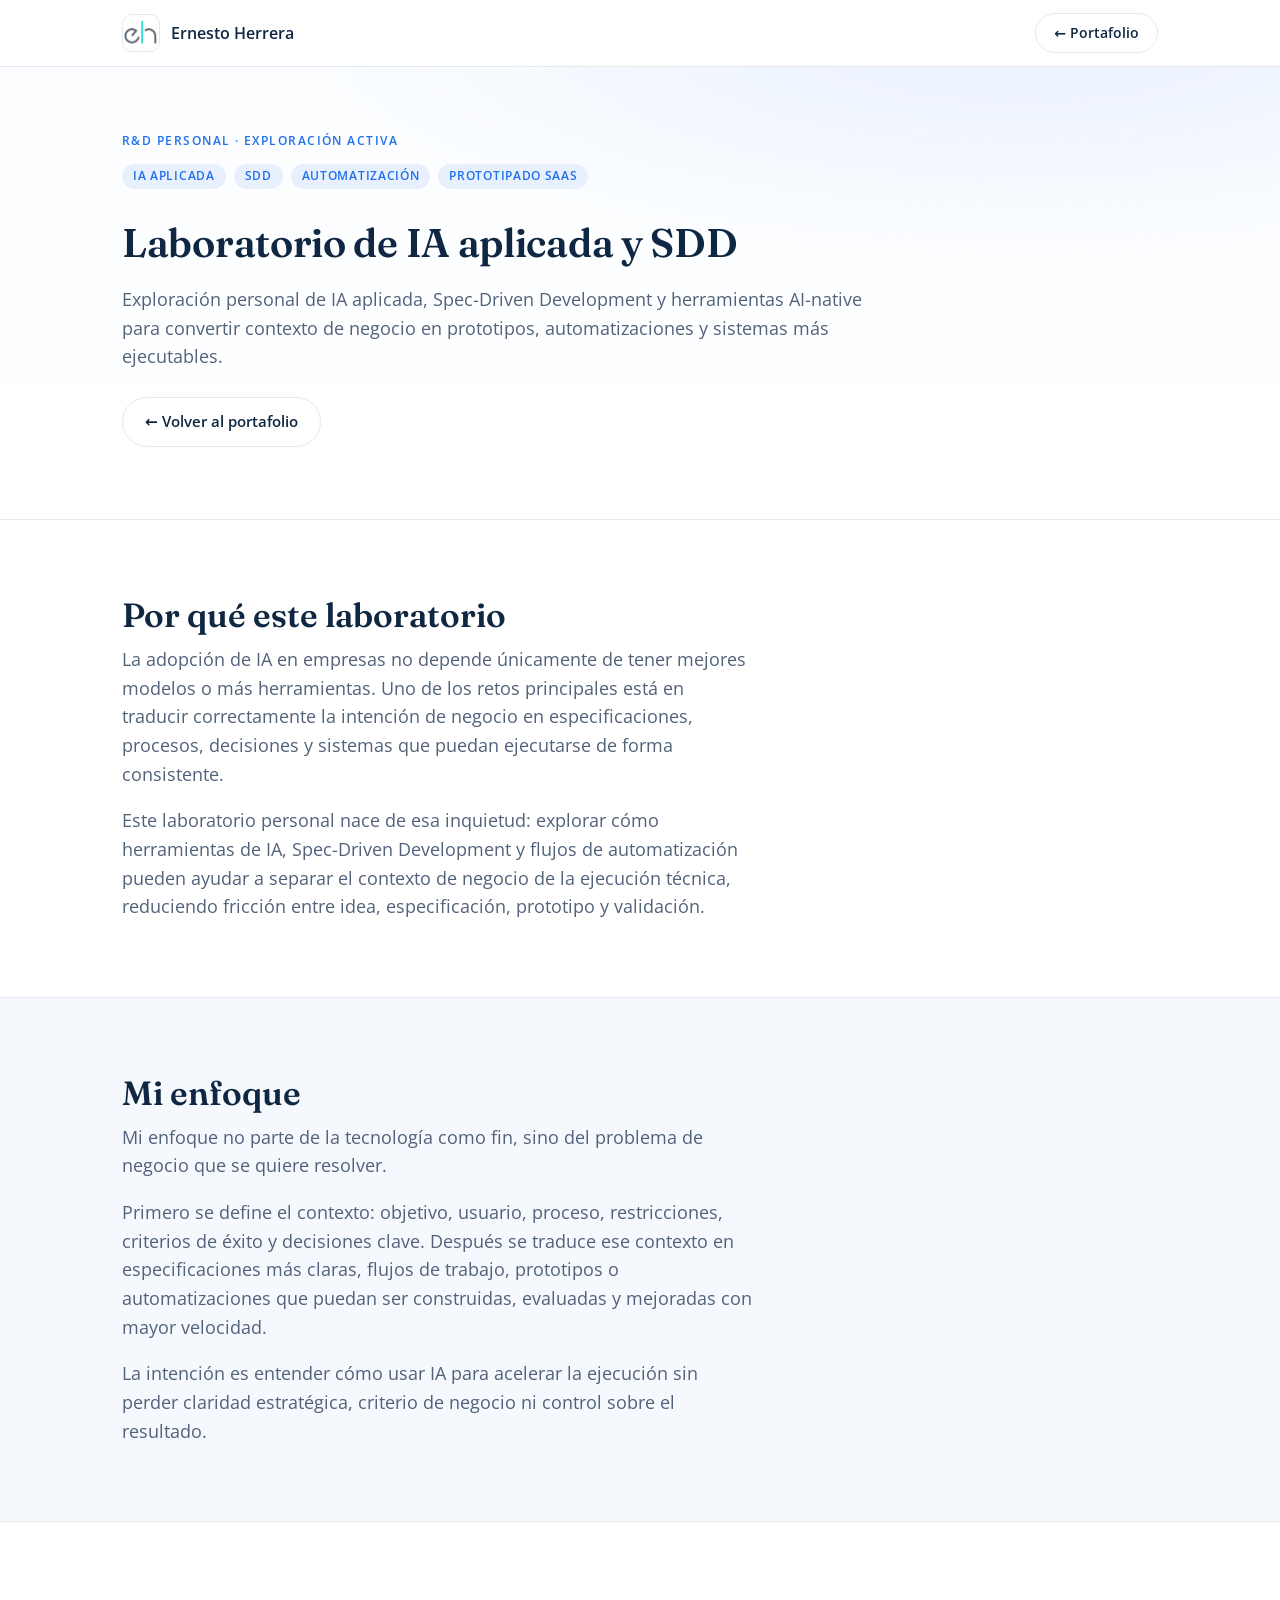
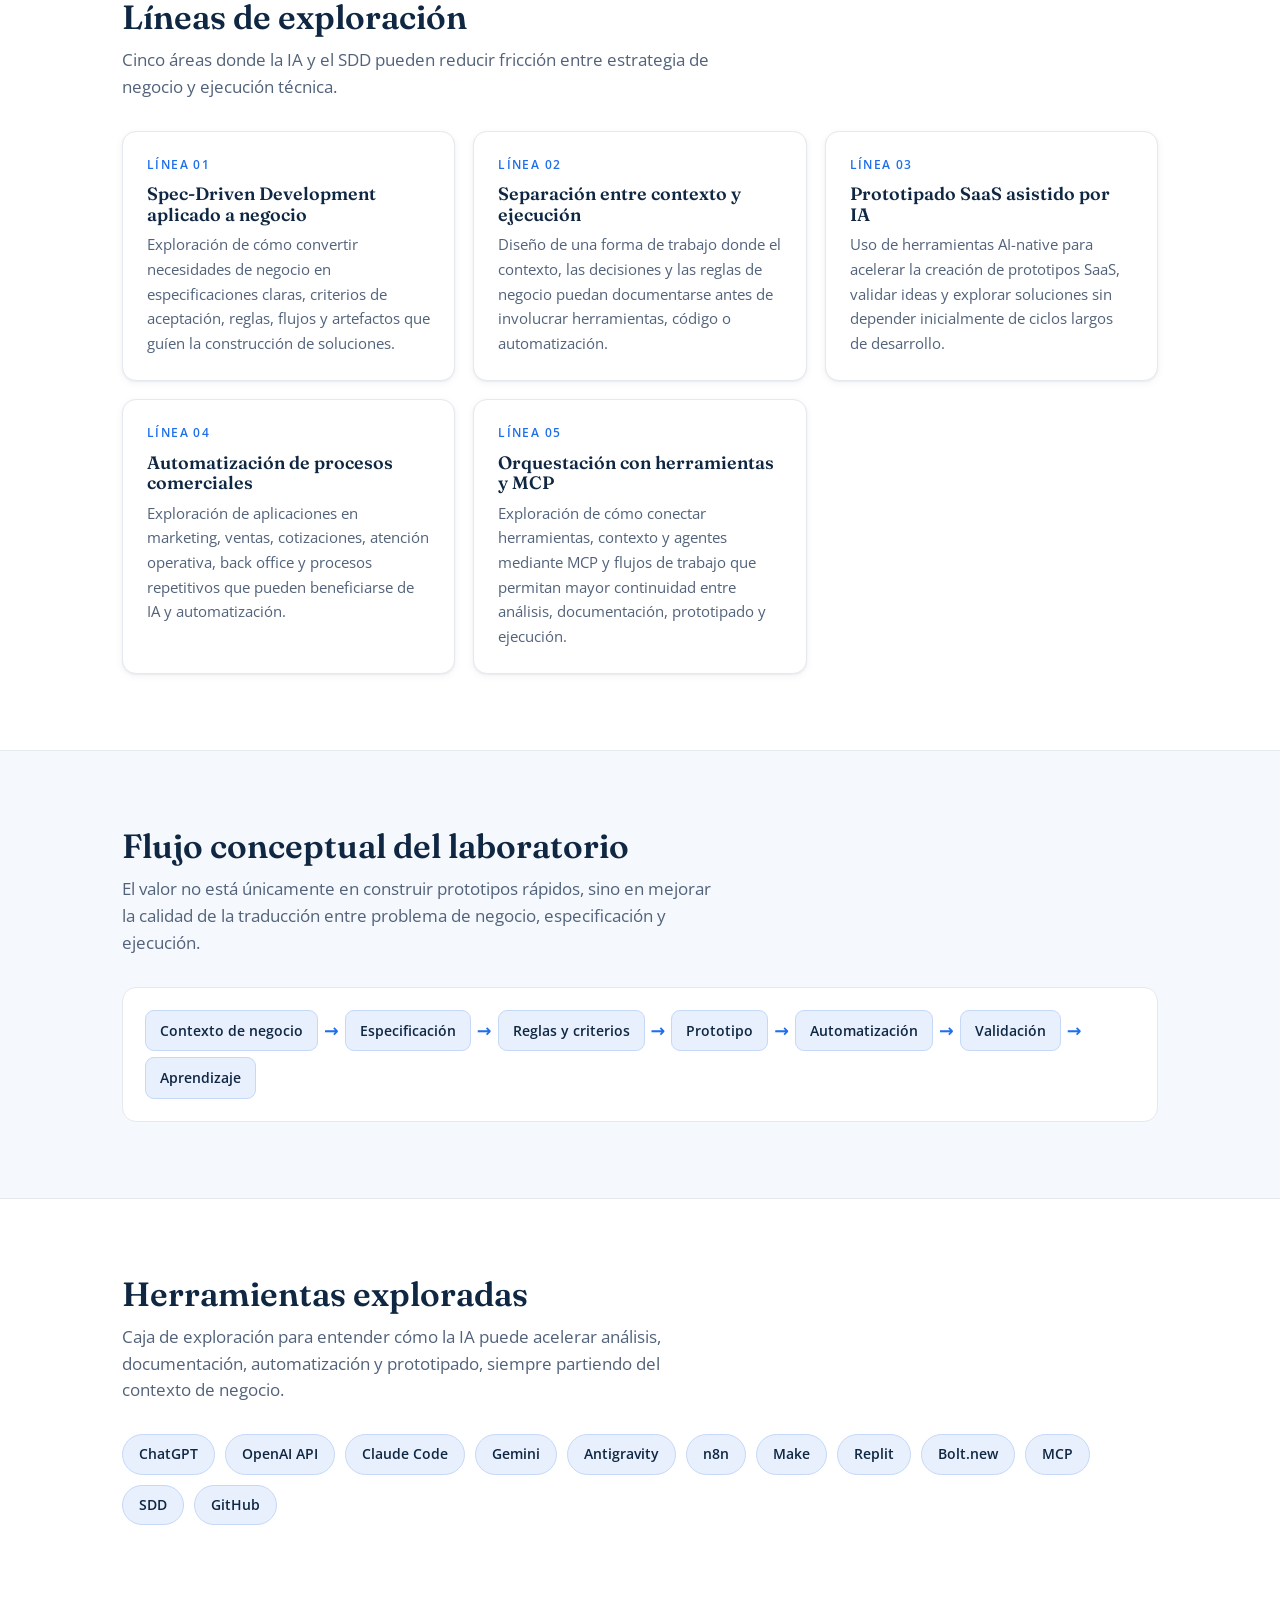
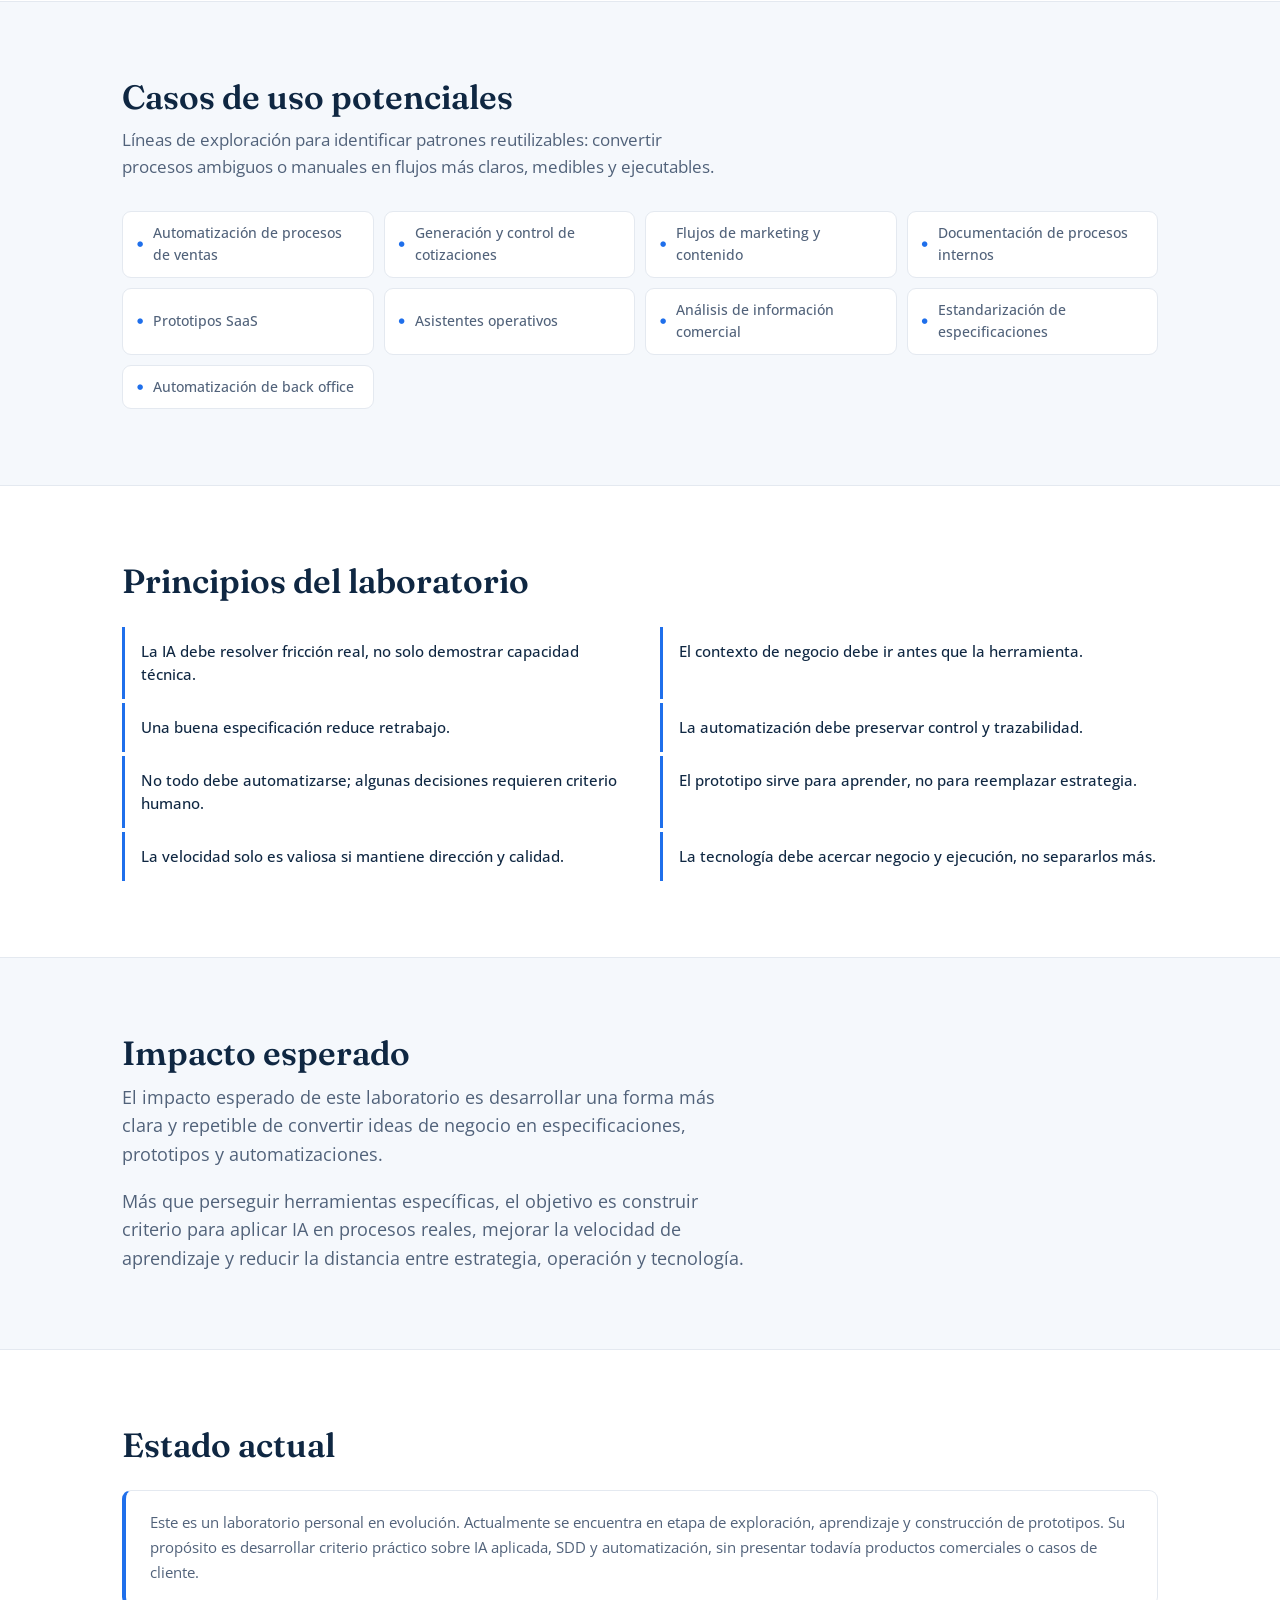
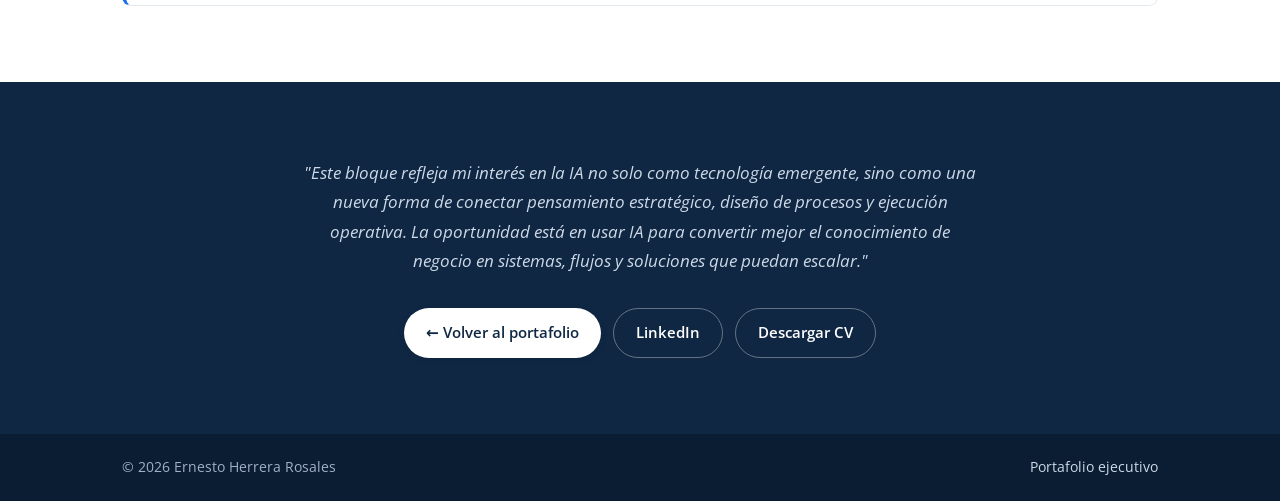
<file: portafolio/laboratorio-ia-aplicada-sdd.html>
﻿<!DOCTYPE html>
<html lang="es">
<head>
  <meta charset="UTF-8" />
  <meta name="viewport" content="width=device-width, initial-scale=1.0" />
  <title>Laboratorio de IA aplicada y SDD — Ernesto Herrera Rosales</title>
  <meta name="description" content="Exploración personal de IA aplicada, Spec-Driven Development y herramientas AI-native para convertir contexto de negocio en prototipos, automatizaciones y sistemas más ejecutables." />
  <link rel="icon" type="image/png" href="../eh.png" />
  <link rel="preconnect" href="https://fonts.googleapis.com" />
  <link rel="preconnect" href="https://fonts.gstatic.com" crossorigin />
  <link href="https://fonts.googleapis.com/css2?family=Fraunces:opsz,wght@9..144,500;9..144,600&family=Open+Sans:wght@400;500;600;700&display=swap" rel="stylesheet" />
  <link rel="stylesheet" href="../styles.css" />
  <style>
    .case-nav { display: flex; align-items: center; justify-content: space-between; min-height: 66px; gap: 16px; }
    .case-nav-back { font-size: .88rem; padding: 8px 18px; }
    .case-hero-body { padding-block: 64px 72px; max-width: 780px; }
    .case-hero-body h1 { font-size: clamp(1.7rem, 3.4vw, 2.5rem); margin: 0 0 18px; letter-spacing: -.3px; line-height: 1.2; }
    .case-tags { display: flex; flex-wrap: wrap; gap: 8px; margin-bottom: 20px; }
    .prose p + p { margin-top: 18px; }
    .card-num { display: block; font-size: .72rem; font-weight: 600; text-transform: uppercase; letter-spacing: .12em; color: var(--accent); margin-bottom: 10px; }
    .flow-diagram { display: flex; flex-wrap: wrap; align-items: center; gap: 6px; margin: 22px 0 0; padding: 22px; background: var(--bg-card); border: 1px solid var(--line); border-radius: var(--radius); }
    .flow-node { background: var(--accent-soft); color: var(--navy); border: 1px solid #c5d8f8; border-radius: var(--radius-sm); padding: 9px 14px; font-size: .85rem; font-weight: 600; white-space: nowrap; }
    .flow-arrow { color: var(--accent); font-weight: 700; font-size: 1.1rem; flex-shrink: 0; }
    .tools-chips { display: flex; flex-wrap: wrap; gap: 10px; margin: 26px 0 0; padding: 0; list-style: none; }
    .tools-chips li { background: var(--accent-soft); border: 1px solid #c5d8f8; color: var(--navy); padding: 8px 16px; border-radius: 999px; font-size: .88rem; font-weight: 600; }
    .use-cases-grid { list-style: none; margin: 26px 0 0; padding: 0; display: grid; grid-template-columns: repeat(auto-fit, minmax(210px, 1fr)); gap: 10px; }
    .use-cases-grid li { padding: 10px 14px; background: var(--bg-card); border: 1px solid var(--line); border-radius: var(--radius-sm); font-size: .88rem; font-weight: 500; color: var(--slate); display: flex; gap: 10px; align-items: center; }
    .use-cases-grid li::before { content: "\25CF"; color: var(--accent); font-size: .45rem; flex-shrink: 0; }
    .principles-list { list-style: none; margin: 26px 0 0; padding: 0; display: grid; grid-template-columns: repeat(auto-fit, minmax(320px, 1fr)); gap: 4px 40px; }
    .principles-list li { padding: 13px 0 13px 16px; color: var(--navy); font-size: .96rem; border-left: 3px solid var(--accent); line-height: 1.5; font-weight: 500; }
    .lab-status { margin-top: 26px; padding: 20px 24px; background: var(--bg-card); border: 1px solid var(--line); border-left: 4px solid var(--accent); border-radius: var(--radius-sm); }
    .lab-status p { margin: 0; color: var(--slate); font-size: .96rem; line-height: 1.6; }
    .case-closing-wrap { max-width: 680px; margin-inline: auto; text-align: center; }
    .case-closing-quote { font-size: 1.08rem; color: #cdd9e8; margin: 0 0 32px; line-height: 1.7; font-style: italic; }
    .case-cta-actions { display: flex; flex-wrap: wrap; gap: 12px; justify-content: center; }
    @media (max-width: 480px) {
      .use-cases-grid { grid-template-columns: 1fr; }
      .principles-list { grid-template-columns: 1fr; }
      .case-cta-actions .btn { width: 100%; }
    }
  </style>
</head>
<body>

  <!-- NAV -->
  <header class="site-header">
    <div class="container case-nav">
      <a class="brand" href="../index.html" aria-label="Ernesto Herrera Rosales">
        <img class="brand-logo" src="../eh.png" alt="" width="38" height="38" />
        <span class="brand-name">Ernesto Herrera</span>
      </a>
      <a class="btn btn-ghost case-nav-back" href="../index.html#portafolio">&#8592; Portafolio</a>
    </div>
  </header>

  <main>

    <!-- HERO -->
    <section class="hero">
      <div class="container">
        <div class="case-hero-body">
          <p class="eyebrow">R&amp;D personal · Exploración activa</p>
          <div class="case-tags">
            <span class="tag">IA aplicada</span>
            <span class="tag">SDD</span>
            <span class="tag">Automatización</span>
            <span class="tag">Prototipado SaaS</span>
          </div>
          <h1>Laboratorio de IA aplicada y SDD</h1>
          <p class="lead">Exploración personal de IA aplicada, Spec-Driven Development y herramientas AI-native para convertir contexto de negocio en prototipos, automatizaciones y sistemas más ejecutables.</p>
          <a class="btn btn-ghost" href="../index.html#portafolio">&#8592; Volver al portafolio</a>
        </div>
      </div>
    </section>

    <!-- POR QUÉ ESTE LABORATORIO -->
    <section class="section">
      <div class="container">
        <h2 class="section-title">Por qué este laboratorio</h2>
        <div class="prose">
          <p>La adopción de IA en empresas no depende únicamente de tener mejores modelos o más herramientas. Uno de los retos principales está en traducir correctamente la intención de negocio en especificaciones, procesos, decisiones y sistemas que puedan ejecutarse de forma consistente.</p>
          <p>Este laboratorio personal nace de esa inquietud: explorar cómo herramientas de IA, Spec-Driven Development y flujos de automatización pueden ayudar a separar el contexto de negocio de la ejecución técnica, reduciendo fricción entre idea, especificación, prototipo y validación.</p>
        </div>
      </div>
    </section>

    <!-- MI ENFOQUE -->
    <section class="section section-alt">
      <div class="container">
        <h2 class="section-title">Mi enfoque</h2>
        <div class="prose">
          <p>Mi enfoque no parte de la tecnología como fin, sino del problema de negocio que se quiere resolver.</p>
          <p>Primero se define el contexto: objetivo, usuario, proceso, restricciones, criterios de éxito y decisiones clave. Después se traduce ese contexto en especificaciones más claras, flujos de trabajo, prototipos o automatizaciones que puedan ser construidas, evaluadas y mejoradas con mayor velocidad.</p>
          <p>La intención es entender cómo usar IA para acelerar la ejecución sin perder claridad estratégica, criterio de negocio ni control sobre el resultado.</p>
        </div>
      </div>
    </section>

    <!-- LÍNEAS DE EXPLORACIÓN -->
    <section class="section">
      <div class="container">
        <h2 class="section-title">Líneas de exploración</h2>
        <p class="section-intro">Cinco áreas donde la IA y el SDD pueden reducir fricción entre estrategia de negocio y ejecución técnica.</p>
        <div class="cards">
          <article class="card">
            <span class="card-num">Línea 01</span>
            <h3>Spec-Driven Development aplicado a negocio</h3>
            <p>Exploración de cómo convertir necesidades de negocio en especificaciones claras, criterios de aceptación, reglas, flujos y artefactos que guíen la construcción de soluciones.</p>
          </article>
          <article class="card">
            <span class="card-num">Línea 02</span>
            <h3>Separación entre contexto y ejecución</h3>
            <p>Diseño de una forma de trabajo donde el contexto, las decisiones y las reglas de negocio puedan documentarse antes de involucrar herramientas, código o automatización.</p>
          </article>
          <article class="card">
            <span class="card-num">Línea 03</span>
            <h3>Prototipado SaaS asistido por IA</h3>
            <p>Uso de herramientas AI-native para acelerar la creación de prototipos SaaS, validar ideas y explorar soluciones sin depender inicialmente de ciclos largos de desarrollo.</p>
          </article>
          <article class="card">
            <span class="card-num">Línea 04</span>
            <h3>Automatización de procesos comerciales</h3>
            <p>Exploración de aplicaciones en marketing, ventas, cotizaciones, atención operativa, back office y procesos repetitivos que pueden beneficiarse de IA y automatización.</p>
          </article>
          <article class="card">
            <span class="card-num">Línea 05</span>
            <h3>Orquestación con herramientas y MCP</h3>
            <p>Exploración de cómo conectar herramientas, contexto y agentes mediante MCP y flujos de trabajo que permitan mayor continuidad entre análisis, documentación, prototipado y ejecución.</p>
          </article>
        </div>
      </div>
    </section>

    <!-- FLUJO CONCEPTUAL -->
    <section class="section section-alt">
      <div class="container">
        <h2 class="section-title">Flujo conceptual del laboratorio</h2>
        <p class="section-intro">El valor no está únicamente en construir prototipos rápidos, sino en mejorar la calidad de la traducción entre problema de negocio, especificación y ejecución.</p>
        <div class="flow-diagram">
          <span class="flow-node">Contexto de negocio</span>
          <span class="flow-arrow">&#8594;</span>
          <span class="flow-node">Especificación</span>
          <span class="flow-arrow">&#8594;</span>
          <span class="flow-node">Reglas y criterios</span>
          <span class="flow-arrow">&#8594;</span>
          <span class="flow-node">Prototipo</span>
          <span class="flow-arrow">&#8594;</span>
          <span class="flow-node">Automatización</span>
          <span class="flow-arrow">&#8594;</span>
          <span class="flow-node">Validación</span>
          <span class="flow-arrow">&#8594;</span>
          <span class="flow-node">Aprendizaje</span>
        </div>
      </div>
    </section>

    <!-- HERRAMIENTAS EXPLORADAS -->
    <section class="section">
      <div class="container">
        <h2 class="section-title">Herramientas exploradas</h2>
        <p class="section-intro">Caja de exploración para entender cómo la IA puede acelerar análisis, documentación, automatización y prototipado, siempre partiendo del contexto de negocio.</p>
        <ul class="tools-chips">
          <li>ChatGPT</li>
          <li>OpenAI API</li>
          <li>Claude Code</li>
          <li>Gemini</li>
          <li>Antigravity</li>
          <li>n8n</li>
          <li>Make</li>
          <li>Replit</li>
          <li>Bolt.new</li>
          <li>MCP</li>
          <li>SDD</li>
          <li>GitHub</li>
        </ul>
      </div>
    </section>

    <!-- CASOS DE USO POTENCIALES -->
    <section class="section section-alt">
      <div class="container">
        <h2 class="section-title">Casos de uso potenciales</h2>
        <p class="section-intro">Líneas de exploración para identificar patrones reutilizables: convertir procesos ambiguos o manuales en flujos más claros, medibles y ejecutables.</p>
        <ul class="use-cases-grid">
          <li>Automatización de procesos de ventas</li>
          <li>Generación y control de cotizaciones</li>
          <li>Flujos de marketing y contenido</li>
          <li>Documentación de procesos internos</li>
          <li>Prototipos SaaS</li>
          <li>Asistentes operativos</li>
          <li>Análisis de información comercial</li>
          <li>Estandarización de especificaciones</li>
          <li>Automatización de back office</li>
        </ul>
      </div>
    </section>

    <!-- PRINCIPIOS DEL LABORATORIO -->
    <section class="section">
      <div class="container">
        <h2 class="section-title">Principios del laboratorio</h2>
        <ul class="principles-list">
          <li>La IA debe resolver fricción real, no solo demostrar capacidad técnica.</li>
          <li>El contexto de negocio debe ir antes que la herramienta.</li>
          <li>Una buena especificación reduce retrabajo.</li>
          <li>La automatización debe preservar control y trazabilidad.</li>
          <li>No todo debe automatizarse; algunas decisiones requieren criterio humano.</li>
          <li>El prototipo sirve para aprender, no para reemplazar estrategia.</li>
          <li>La velocidad solo es valiosa si mantiene dirección y calidad.</li>
          <li>La tecnología debe acercar negocio y ejecución, no separarlos más.</li>
        </ul>
      </div>
    </section>

    <!-- IMPACTO ESPERADO -->
    <section class="section section-alt">
      <div class="container">
        <h2 class="section-title">Impacto esperado</h2>
        <div class="prose">
          <p>El impacto esperado de este laboratorio es desarrollar una forma más clara y repetible de convertir ideas de negocio en especificaciones, prototipos y automatizaciones.</p>
          <p>Más que perseguir herramientas específicas, el objetivo es construir criterio para aplicar IA en procesos reales, mejorar la velocidad de aprendizaje y reducir la distancia entre estrategia, operación y tecnología.</p>
        </div>
      </div>
    </section>

    <!-- ESTADO ACTUAL -->
    <section class="section">
      <div class="container">
        <h2 class="section-title">Estado actual</h2>
        <div class="lab-status">
          <p>Este es un laboratorio personal en evolución. Actualmente se encuentra en etapa de exploración, aprendizaje y construcción de prototipos. Su propósito es desarrollar criterio práctico sobre IA aplicada, SDD y automatización, sin presentar todavía productos comerciales o casos de cliente.</p>
        </div>
      </div>
    </section>

    <!-- CTA FINAL -->
    <section class="section section-contact">
      <div class="container">
        <div class="case-closing-wrap">
          <p class="case-closing-quote">"Este bloque refleja mi interés en la IA no solo como tecnología emergente, sino como una nueva forma de conectar pensamiento estratégico, diseño de procesos y ejecución operativa. La oportunidad está en usar IA para convertir mejor el conocimiento de negocio en sistemas, flujos y soluciones que puedan escalar."</p>
          <div class="case-cta-actions">
            <a class="btn btn-primary" href="../index.html#portafolio">&#8592; Volver al portafolio</a>
            <a class="btn btn-ghost" href="https://www.linkedin.com/in/ingernestoherrera/" target="_blank" rel="noopener">LinkedIn</a>
            <a class="btn btn-ghost" href="../CV_ErnestoHerrera_ING_202606.pdf" target="_blank" rel="noopener">Descargar CV</a>
          </div>
        </div>
      </div>
    </section>

  </main>

  <footer class="site-footer">
    <div class="container footer-inner">
      <span>&#169; 2026 Ernesto Herrera Rosales</span>
      <a href="../index.html">Portafolio ejecutivo</a>
    </div>
  </footer>

</body>
</html>
</file>
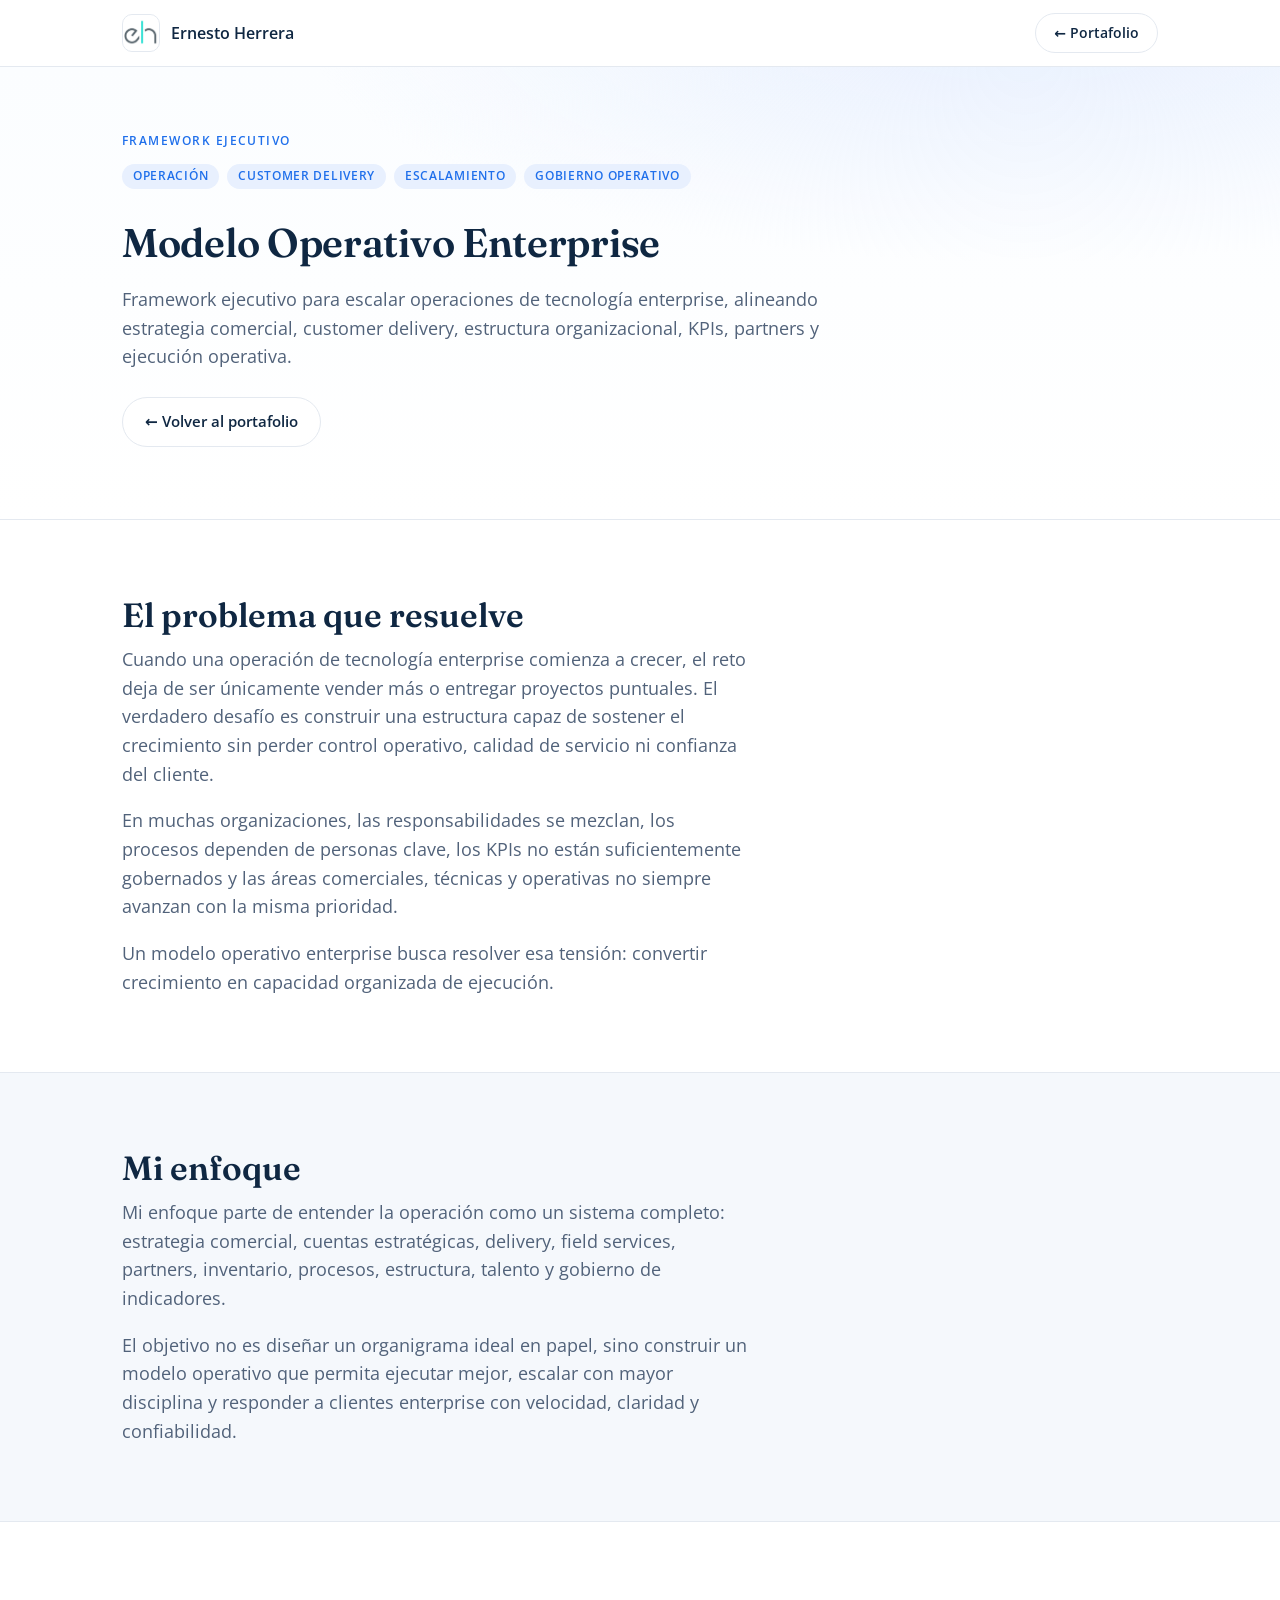
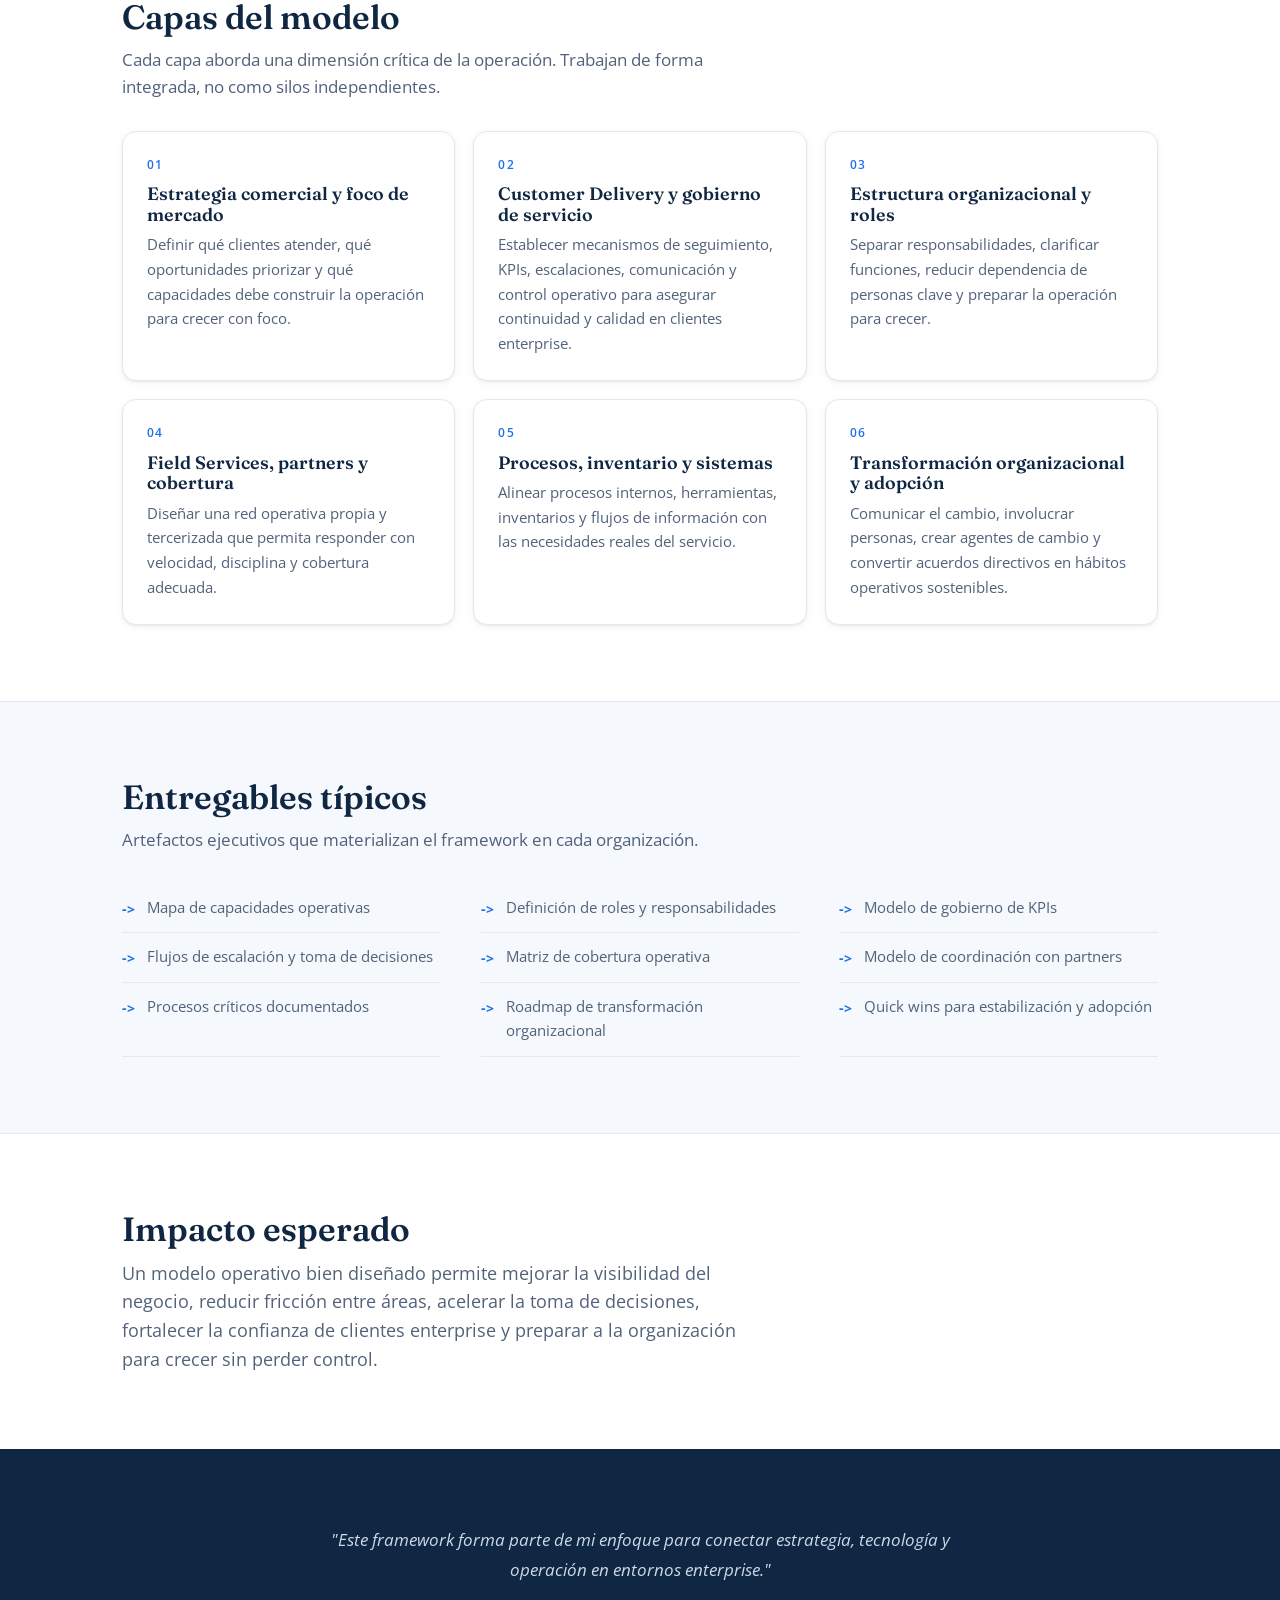
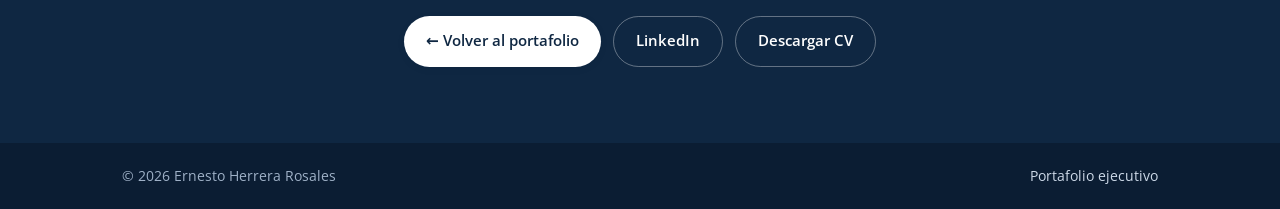
<file: portafolio/modelo-operativo-enterprise.html>
﻿<!DOCTYPE html>
<html lang="es">
<head>
  <meta charset="UTF-8" />
  <meta name="viewport" content="width=device-width, initial-scale=1.0" />
  <title>Modelo Operativo Enterprise — Ernesto Herrera Rosales</title>
  <meta name="description" content="Framework ejecutivo para escalar operaciones de tecnología enterprise, alineando estrategia comercial, customer delivery, estructura organizacional, KPIs, partners y ejecución operativa." />
  <link rel="icon" type="image/png" href="../eh.png" />
  <link rel="preconnect" href="https://fonts.googleapis.com" />
  <link rel="preconnect" href="https://fonts.gstatic.com" crossorigin />
  <link href="https://fonts.googleapis.com/css2?family=Fraunces:opsz,wght@9..144,500;9..144,600&family=Open+Sans:wght@400;500;600;700&display=swap" rel="stylesheet" />
  <link rel="stylesheet" href="../styles.css" />
  <style>
    .case-nav { display: flex; align-items: center; justify-content: space-between; min-height: 66px; gap: 16px; }
    .case-nav-back { font-size: .88rem; padding: 8px 18px; }
    .case-hero-body { padding-block: 64px 72px; max-width: 780px; }
    .case-hero-body h1 { font-size: clamp(1.7rem, 3.4vw, 2.5rem); margin: 0 0 18px; letter-spacing: -.3px; line-height: 1.2; }
    .case-tags { display: flex; flex-wrap: wrap; gap: 8px; margin-bottom: 20px; }
    .prose p + p { margin-top: 18px; }
    .card-num { display: block; font-size: .72rem; font-weight: 600; text-transform: uppercase; letter-spacing: .12em; color: var(--accent); margin-bottom: 10px; }
    .deliverables-list { list-style: none; margin: 26px 0 0; padding: 0; display: grid; grid-template-columns: repeat(auto-fit, minmax(280px, 1fr)); gap: 0 40px; }
    .deliverables-list li { padding: 12px 0; color: var(--slate); font-size: .96rem; border-bottom: 1px solid var(--line); display: flex; gap: 12px; align-items: flex-start; }
    .deliverables-list li::before { content: "->"; color: var(--accent); font-weight: 700; flex-shrink: 0; font-size: .85rem; margin-top: 2px; }
    .case-closing-wrap { max-width: 680px; margin-inline: auto; text-align: center; }
    .case-closing-quote { font-size: 1.08rem; color: #cdd9e8; margin: 0 0 32px; line-height: 1.7; font-style: italic; }
    .case-cta-actions { display: flex; flex-wrap: wrap; gap: 12px; justify-content: center; }
    @media (max-width: 480px) {
      .deliverables-list { grid-template-columns: 1fr; }
      .case-cta-actions .btn { width: 100%; }
    }
  </style>
</head>
<body>

  <!-- NAV -->
  <header class="site-header">
    <div class="container case-nav">
      <a class="brand" href="../index.html" aria-label="Ernesto Herrera Rosales">
        <img class="brand-logo" src="../eh.png" alt="" width="38" height="38" />
        <span class="brand-name">Ernesto Herrera</span>
      </a>
      <a class="btn btn-ghost case-nav-back" href="../index.html#portafolio">&#8592; Portafolio</a>
    </div>
  </header>

  <main>

    <!-- HERO -->
    <section class="hero">
      <div class="container">
        <div class="case-hero-body">
          <p class="eyebrow">Framework ejecutivo</p>
          <div class="case-tags">
            <span class="tag">Operación</span>
            <span class="tag">Customer Delivery</span>
            <span class="tag">Escalamiento</span>
            <span class="tag">Gobierno operativo</span>
          </div>
          <h1>Modelo Operativo Enterprise</h1>
          <p class="lead">Framework ejecutivo para escalar operaciones de tecnología enterprise, alineando estrategia comercial, customer delivery, estructura organizacional, KPIs, partners y ejecución operativa.</p>
          <a class="btn btn-ghost" href="../index.html#portafolio">&#8592; Volver al portafolio</a>
        </div>
      </div>
    </section>

    <!-- PROBLEMA QUE RESUELVE -->
    <section class="section">
      <div class="container">
        <h2 class="section-title">El problema que resuelve</h2>
        <div class="prose">
          <p>Cuando una operación de tecnología enterprise comienza a crecer, el reto deja de ser únicamente vender más o entregar proyectos puntuales. El verdadero desafío es construir una estructura capaz de sostener el crecimiento sin perder control operativo, calidad de servicio ni confianza del cliente.</p>
          <p>En muchas organizaciones, las responsabilidades se mezclan, los procesos dependen de personas clave, los KPIs no están suficientemente gobernados y las áreas comerciales, técnicas y operativas no siempre avanzan con la misma prioridad.</p>
          <p>Un modelo operativo enterprise busca resolver esa tensión: convertir crecimiento en capacidad organizada de ejecución.</p>
        </div>
      </div>
    </section>

    <!-- MI ENFOQUE -->
    <section class="section section-alt">
      <div class="container">
        <h2 class="section-title">Mi enfoque</h2>
        <div class="prose">
          <p>Mi enfoque parte de entender la operación como un sistema completo: estrategia comercial, cuentas estratégicas, delivery, field services, partners, inventario, procesos, estructura, talento y gobierno de indicadores.</p>
          <p>El objetivo no es diseñar un organigrama ideal en papel, sino construir un modelo operativo que permita ejecutar mejor, escalar con mayor disciplina y responder a clientes enterprise con velocidad, claridad y confiabilidad.</p>
        </div>
      </div>
    </section>

    <!-- CAPAS DEL MODELO -->
    <section class="section">
      <div class="container">
        <h2 class="section-title">Capas del modelo</h2>
        <p class="section-intro">Cada capa aborda una dimensión crítica de la operación. Trabajan de forma integrada, no como silos independientes.</p>
        <div class="cards">
          <article class="card">
            <span class="card-num">01</span>
            <h3>Estrategia comercial y foco de mercado</h3>
            <p>Definir qué clientes atender, qué oportunidades priorizar y qué capacidades debe construir la operación para crecer con foco.</p>
          </article>
          <article class="card">
            <span class="card-num">02</span>
            <h3>Customer Delivery y gobierno de servicio</h3>
            <p>Establecer mecanismos de seguimiento, KPIs, escalaciones, comunicación y control operativo para asegurar continuidad y calidad en clientes enterprise.</p>
          </article>
          <article class="card">
            <span class="card-num">03</span>
            <h3>Estructura organizacional y roles</h3>
            <p>Separar responsabilidades, clarificar funciones, reducir dependencia de personas clave y preparar la operación para crecer.</p>
          </article>
          <article class="card">
            <span class="card-num">04</span>
            <h3>Field Services, partners y cobertura</h3>
            <p>Diseñar una red operativa propia y tercerizada que permita responder con velocidad, disciplina y cobertura adecuada.</p>
          </article>
          <article class="card">
            <span class="card-num">05</span>
            <h3>Procesos, inventario y sistemas</h3>
            <p>Alinear procesos internos, herramientas, inventarios y flujos de información con las necesidades reales del servicio.</p>
          </article>
          <article class="card">
            <span class="card-num">06</span>
            <h3>Transformación organizacional y adopción</h3>
            <p>Comunicar el cambio, involucrar personas, crear agentes de cambio y convertir acuerdos directivos en hábitos operativos sostenibles.</p>
          </article>
        </div>
      </div>
    </section>

    <!-- ENTREGABLES TÍPICOS -->
    <section class="section section-alt">
      <div class="container">
        <h2 class="section-title">Entregables típicos</h2>
        <p class="section-intro">Artefactos ejecutivos que materializan el framework en cada organización.</p>
        <ul class="deliverables-list">
          <li>Mapa de capacidades operativas</li>
          <li>Definición de roles y responsabilidades</li>
          <li>Modelo de gobierno de KPIs</li>
          <li>Flujos de escalación y toma de decisiones</li>
          <li>Matriz de cobertura operativa</li>
          <li>Modelo de coordinación con partners</li>
          <li>Procesos críticos documentados</li>
          <li>Roadmap de transformación organizacional</li>
          <li>Quick wins para estabilización y adopción</li>
        </ul>
      </div>
    </section>

    <!-- IMPACTO ESPERADO -->
    <section class="section">
      <div class="container">
        <h2 class="section-title">Impacto esperado</h2>
        <div class="prose">
          <p>Un modelo operativo bien diseñado permite mejorar la visibilidad del negocio, reducir fricción entre áreas, acelerar la toma de decisiones, fortalecer la confianza de clientes enterprise y preparar a la organización para crecer sin perder control.</p>
        </div>
      </div>
    </section>

    <!-- CTA FINAL -->
    <section class="section section-contact">
      <div class="container">
        <div class="case-closing-wrap">
          <p class="case-closing-quote">"Este framework forma parte de mi enfoque para conectar estrategia, tecnología y operación en entornos enterprise."</p>
          <div class="case-cta-actions">
            <a class="btn btn-primary" href="../index.html#portafolio">&#8592; Volver al portafolio</a>
            <a class="btn btn-ghost" href="https://www.linkedin.com/in/ingernestoherrera/" target="_blank" rel="noopener">LinkedIn</a>
            <a class="btn btn-ghost" href="../CV_ErnestoHerrera_ING_202606.pdf" target="_blank" rel="noopener">Descargar CV</a>
          </div>
        </div>
      </div>
    </section>

  </main>

  <footer class="site-footer">
    <div class="container footer-inner">
      <span>&#169; 2026 Ernesto Herrera Rosales</span>
      <a href="../index.html">Portafolio ejecutivo</a>
    </div>
  </footer>

</body>
</html>
</file>
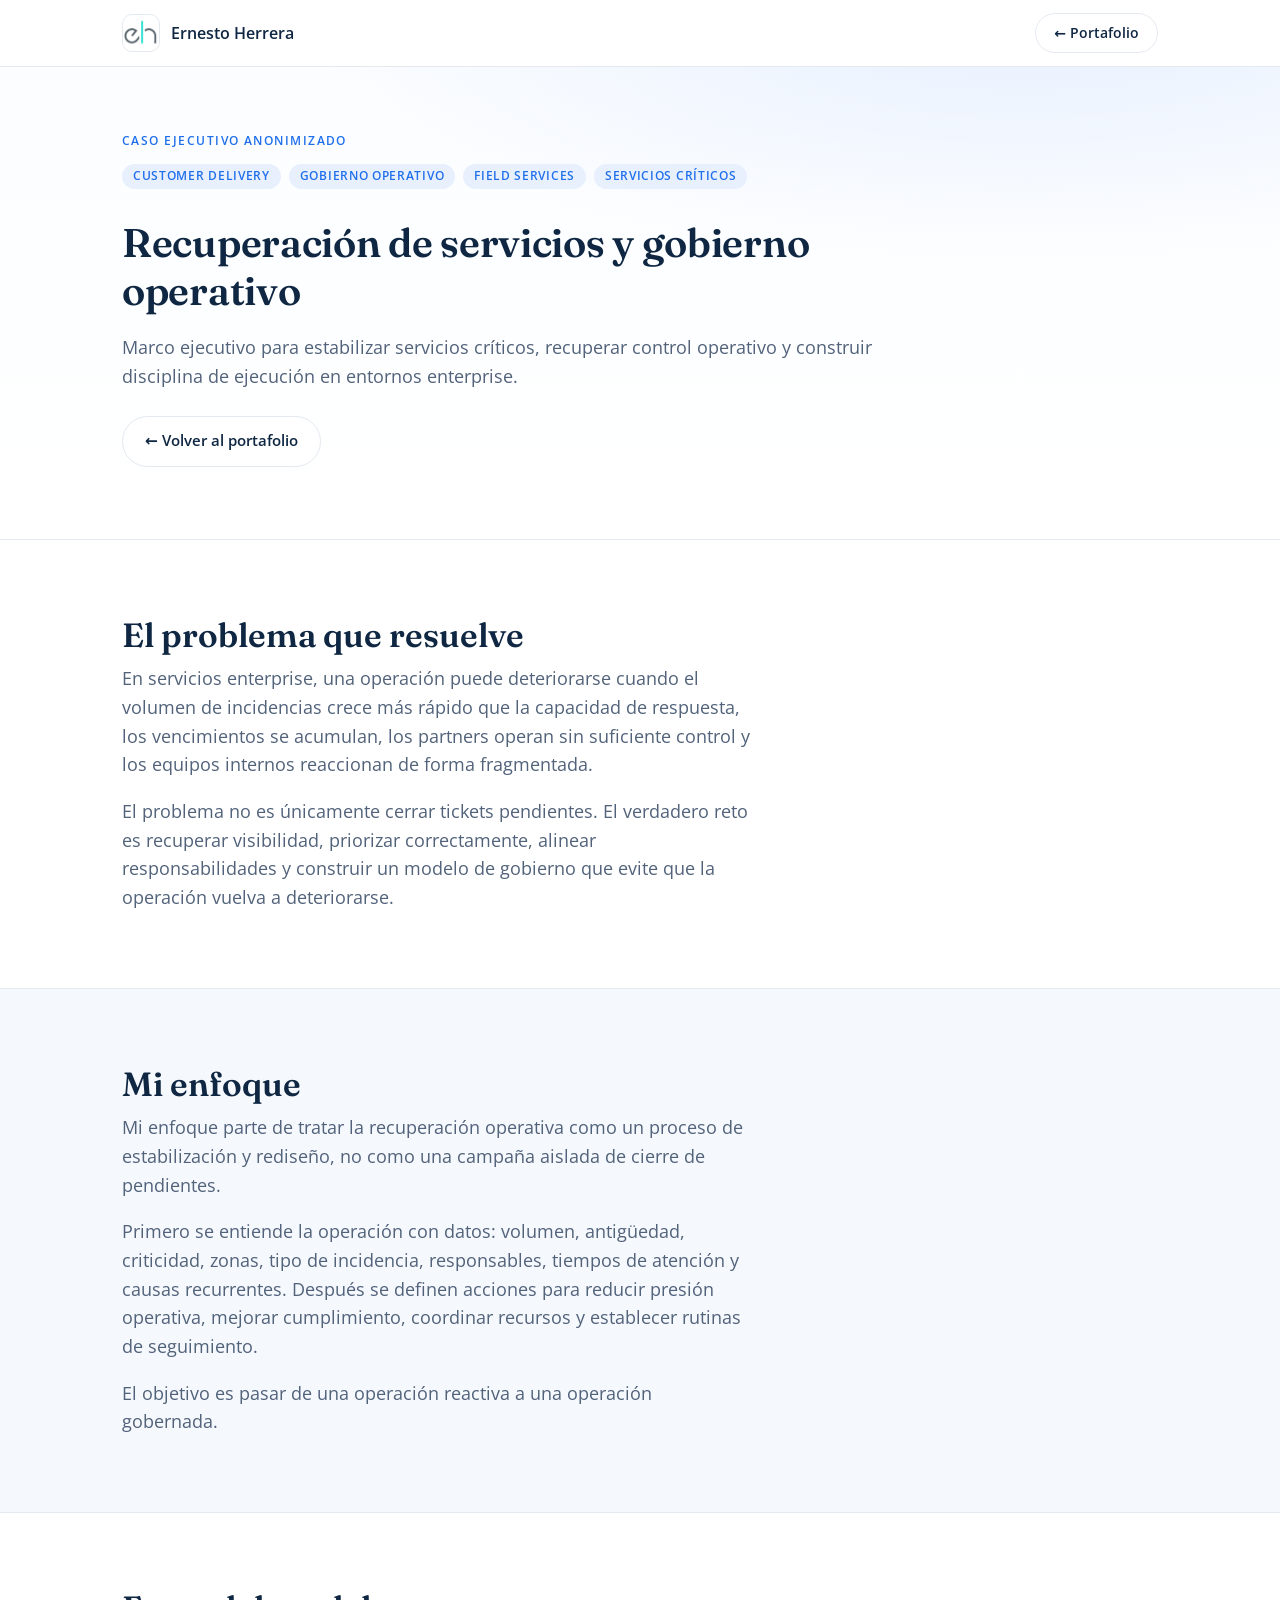
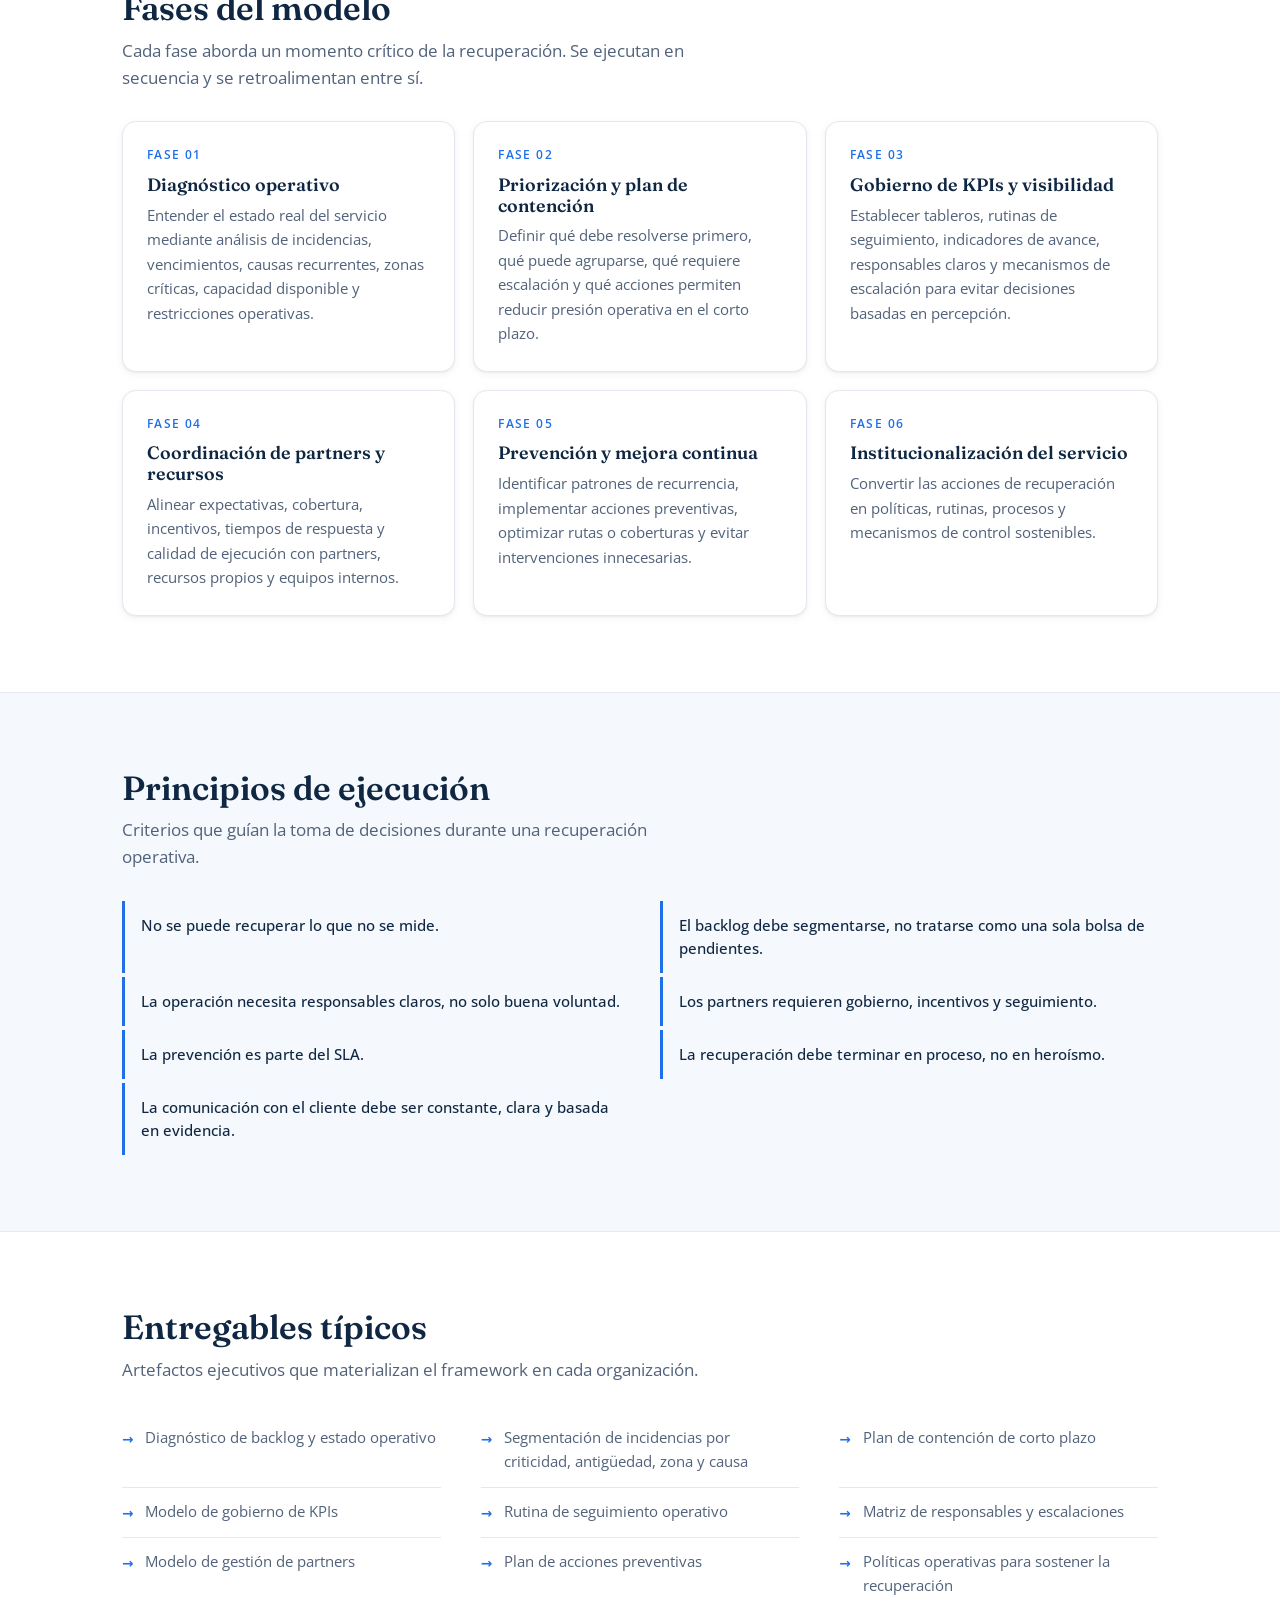
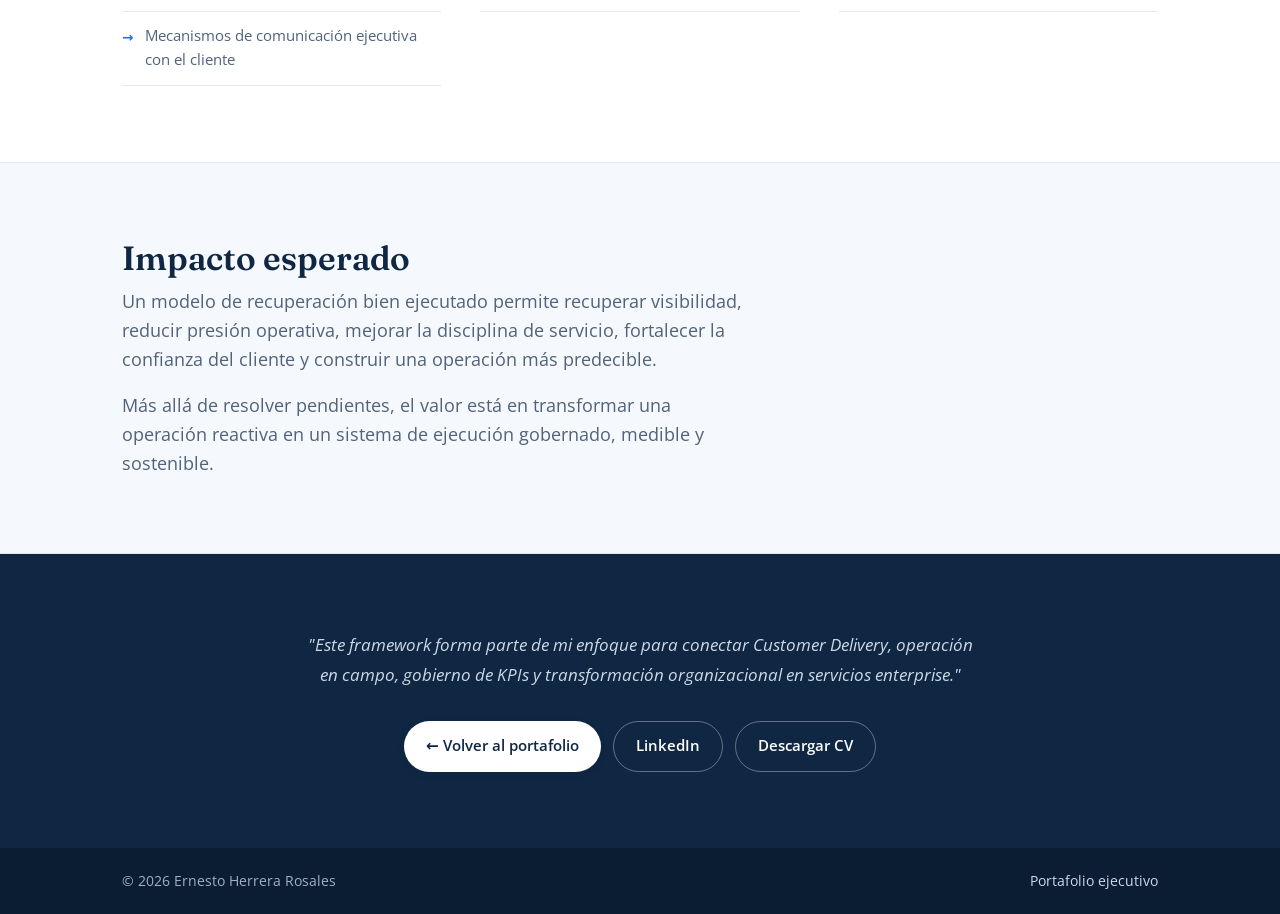
<file: portafolio/recuperacion-servicios-gobierno-operativo.html>
﻿<!DOCTYPE html>
<html lang="es">
<head>
  <meta charset="UTF-8" />
  <meta name="viewport" content="width=device-width, initial-scale=1.0" />
  <title>Recuperación de servicios y gobierno operativo — Ernesto Herrera Rosales</title>
  <meta name="description" content="Marco ejecutivo para estabilizar servicios críticos, recuperar control operativo y construir disciplina de ejecución en entornos enterprise." />
  <link rel="icon" type="image/png" href="../eh.png" />
  <link rel="preconnect" href="https://fonts.googleapis.com" />
  <link rel="preconnect" href="https://fonts.gstatic.com" crossorigin />
  <link href="https://fonts.googleapis.com/css2?family=Fraunces:opsz,wght@9..144,500;9..144,600&family=Open+Sans:wght@400;500;600;700&display=swap" rel="stylesheet" />
  <link rel="stylesheet" href="../styles.css" />
  <style>
    .case-nav { display: flex; align-items: center; justify-content: space-between; min-height: 66px; gap: 16px; }
    .case-nav-back { font-size: .88rem; padding: 8px 18px; }
    .case-hero-body { padding-block: 64px 72px; max-width: 780px; }
    .case-hero-body h1 { font-size: clamp(1.7rem, 3.4vw, 2.5rem); margin: 0 0 18px; letter-spacing: -.3px; line-height: 1.2; }
    .case-tags { display: flex; flex-wrap: wrap; gap: 8px; margin-bottom: 20px; }
    .prose p + p { margin-top: 18px; }
    .card-num { display: block; font-size: .72rem; font-weight: 600; text-transform: uppercase; letter-spacing: .12em; color: var(--accent); margin-bottom: 10px; }
    .principles-list { list-style: none; margin: 26px 0 0; padding: 0; display: grid; grid-template-columns: repeat(auto-fit, minmax(320px, 1fr)); gap: 4px 40px; }
    .principles-list li { padding: 13px 0 13px 16px; color: var(--navy); font-size: .96rem; border-left: 3px solid var(--accent); line-height: 1.5; font-weight: 500; }
    .deliverables-list { list-style: none; margin: 26px 0 0; padding: 0; display: grid; grid-template-columns: repeat(auto-fit, minmax(280px, 1fr)); gap: 0 40px; }
    .deliverables-list li { padding: 12px 0; color: var(--slate); font-size: .96rem; border-bottom: 1px solid var(--line); display: flex; gap: 12px; align-items: flex-start; }
    .deliverables-list li::before { content: "\2192"; color: var(--accent); font-weight: 700; flex-shrink: 0; font-size: .85rem; margin-top: 2px; }
    .case-closing-wrap { max-width: 680px; margin-inline: auto; text-align: center; }
    .case-closing-quote { font-size: 1.08rem; color: #cdd9e8; margin: 0 0 32px; line-height: 1.7; font-style: italic; }
    .case-cta-actions { display: flex; flex-wrap: wrap; gap: 12px; justify-content: center; }
    @media (max-width: 480px) {
      .principles-list { grid-template-columns: 1fr; }
      .deliverables-list { grid-template-columns: 1fr; }
      .case-cta-actions .btn { width: 100%; }
    }
  </style>
</head>
<body>

  <!-- NAV -->
  <header class="site-header">
    <div class="container case-nav">
      <a class="brand" href="../index.html" aria-label="Ernesto Herrera Rosales">
        <img class="brand-logo" src="../eh.png" alt="" width="38" height="38" />
        <span class="brand-name">Ernesto Herrera</span>
      </a>
      <a class="btn btn-ghost case-nav-back" href="../index.html#portafolio">&#8592; Portafolio</a>
    </div>
  </header>

  <main>

    <!-- HERO -->
    <section class="hero">
      <div class="container">
        <div class="case-hero-body">
          <p class="eyebrow">Caso ejecutivo anonimizado</p>
          <div class="case-tags">
            <span class="tag">Customer Delivery</span>
            <span class="tag">Gobierno operativo</span>
            <span class="tag">Field Services</span>
            <span class="tag">Servicios críticos</span>
          </div>
          <h1>Recuperación de servicios y gobierno operativo</h1>
          <p class="lead">Marco ejecutivo para estabilizar servicios críticos, recuperar control operativo y construir disciplina de ejecución en entornos enterprise.</p>
          <a class="btn btn-ghost" href="../index.html#portafolio">&#8592; Volver al portafolio</a>
        </div>
      </div>
    </section>

    <!-- PROBLEMA QUE RESUELVE -->
    <section class="section">
      <div class="container">
        <h2 class="section-title">El problema que resuelve</h2>
        <div class="prose">
          <p>En servicios enterprise, una operación puede deteriorarse cuando el volumen de incidencias crece más rápido que la capacidad de respuesta, los vencimientos se acumulan, los partners operan sin suficiente control y los equipos internos reaccionan de forma fragmentada.</p>
          <p>El problema no es únicamente cerrar tickets pendientes. El verdadero reto es recuperar visibilidad, priorizar correctamente, alinear responsabilidades y construir un modelo de gobierno que evite que la operación vuelva a deteriorarse.</p>
        </div>
      </div>
    </section>

    <!-- MI ENFOQUE -->
    <section class="section section-alt">
      <div class="container">
        <h2 class="section-title">Mi enfoque</h2>
        <div class="prose">
          <p>Mi enfoque parte de tratar la recuperación operativa como un proceso de estabilización y rediseño, no como una campaña aislada de cierre de pendientes.</p>
          <p>Primero se entiende la operación con datos: volumen, antigüedad, criticidad, zonas, tipo de incidencia, responsables, tiempos de atención y causas recurrentes. Después se definen acciones para reducir presión operativa, mejorar cumplimiento, coordinar recursos y establecer rutinas de seguimiento.</p>
          <p>El objetivo es pasar de una operación reactiva a una operación gobernada.</p>
        </div>
      </div>
    </section>

    <!-- FASES DEL MODELO -->
    <section class="section">
      <div class="container">
        <h2 class="section-title">Fases del modelo</h2>
        <p class="section-intro">Cada fase aborda un momento crítico de la recuperación. Se ejecutan en secuencia y se retroalimentan entre sí.</p>
        <div class="cards">
          <article class="card">
            <span class="card-num">Fase 01</span>
            <h3>Diagnóstico operativo</h3>
            <p>Entender el estado real del servicio mediante análisis de incidencias, vencimientos, causas recurrentes, zonas críticas, capacidad disponible y restricciones operativas.</p>
          </article>
          <article class="card">
            <span class="card-num">Fase 02</span>
            <h3>Priorización y plan de contención</h3>
            <p>Definir qué debe resolverse primero, qué puede agruparse, qué requiere escalación y qué acciones permiten reducir presión operativa en el corto plazo.</p>
          </article>
          <article class="card">
            <span class="card-num">Fase 03</span>
            <h3>Gobierno de KPIs y visibilidad</h3>
            <p>Establecer tableros, rutinas de seguimiento, indicadores de avance, responsables claros y mecanismos de escalación para evitar decisiones basadas en percepción.</p>
          </article>
          <article class="card">
            <span class="card-num">Fase 04</span>
            <h3>Coordinación de partners y recursos</h3>
            <p>Alinear expectativas, cobertura, incentivos, tiempos de respuesta y calidad de ejecución con partners, recursos propios y equipos internos.</p>
          </article>
          <article class="card">
            <span class="card-num">Fase 05</span>
            <h3>Prevención y mejora continua</h3>
            <p>Identificar patrones de recurrencia, implementar acciones preventivas, optimizar rutas o coberturas y evitar intervenciones innecesarias.</p>
          </article>
          <article class="card">
            <span class="card-num">Fase 06</span>
            <h3>Institucionalización del servicio</h3>
            <p>Convertir las acciones de recuperación en políticas, rutinas, procesos y mecanismos de control sostenibles.</p>
          </article>
        </div>
      </div>
    </section>

    <!-- PRINCIPIOS DE EJECUCIÓN -->
    <section class="section section-alt">
      <div class="container">
        <h2 class="section-title">Principios de ejecución</h2>
        <p class="section-intro">Criterios que guían la toma de decisiones durante una recuperación operativa.</p>
        <ul class="principles-list">
          <li>No se puede recuperar lo que no se mide.</li>
          <li>El backlog debe segmentarse, no tratarse como una sola bolsa de pendientes.</li>
          <li>La operación necesita responsables claros, no solo buena voluntad.</li>
          <li>Los partners requieren gobierno, incentivos y seguimiento.</li>
          <li>La prevención es parte del SLA.</li>
          <li>La recuperación debe terminar en proceso, no en heroísmo.</li>
          <li>La comunicación con el cliente debe ser constante, clara y basada en evidencia.</li>
        </ul>
      </div>
    </section>

    <!-- ENTREGABLES TÍPICOS -->
    <section class="section">
      <div class="container">
        <h2 class="section-title">Entregables típicos</h2>
        <p class="section-intro">Artefactos ejecutivos que materializan el framework en cada organización.</p>
        <ul class="deliverables-list">
          <li>Diagnóstico de backlog y estado operativo</li>
          <li>Segmentación de incidencias por criticidad, antigüedad, zona y causa</li>
          <li>Plan de contención de corto plazo</li>
          <li>Modelo de gobierno de KPIs</li>
          <li>Rutina de seguimiento operativo</li>
          <li>Matriz de responsables y escalaciones</li>
          <li>Modelo de gestión de partners</li>
          <li>Plan de acciones preventivas</li>
          <li>Políticas operativas para sostener la recuperación</li>
          <li>Mecanismos de comunicación ejecutiva con el cliente</li>
        </ul>
      </div>
    </section>

    <!-- IMPACTO ESPERADO -->
    <section class="section section-alt">
      <div class="container">
        <h2 class="section-title">Impacto esperado</h2>
        <div class="prose">
          <p>Un modelo de recuperación bien ejecutado permite recuperar visibilidad, reducir presión operativa, mejorar la disciplina de servicio, fortalecer la confianza del cliente y construir una operación más predecible.</p>
          <p>Más allá de resolver pendientes, el valor está en transformar una operación reactiva en un sistema de ejecución gobernado, medible y sostenible.</p>
        </div>
      </div>
    </section>

    <!-- CTA FINAL -->
    <section class="section section-contact">
      <div class="container">
        <div class="case-closing-wrap">
          <p class="case-closing-quote">"Este framework forma parte de mi enfoque para conectar Customer Delivery, operación en campo, gobierno de KPIs y transformación organizacional en servicios enterprise."</p>
          <div class="case-cta-actions">
            <a class="btn btn-primary" href="../index.html#portafolio">&#8592; Volver al portafolio</a>
            <a class="btn btn-ghost" href="https://www.linkedin.com/in/ingernestoherrera/" target="_blank" rel="noopener">LinkedIn</a>
            <a class="btn btn-ghost" href="../CV_ErnestoHerrera_ING_202606.pdf" target="_blank" rel="noopener">Descargar CV</a>
          </div>
        </div>
      </div>
    </section>

  </main>

  <footer class="site-footer">
    <div class="container footer-inner">
      <span>&#169; 2026 Ernesto Herrera Rosales</span>
      <a href="../index.html">Portafolio ejecutivo</a>
    </div>
  </footer>

</body>
</html>
</file>
<file: styles.css>
/* ===========================================================
   Portafolio — Ernesto Herrera Rosales
   Estética: clara / ejecutiva elegante · responsiva
   =========================================================== */

:root {
  --navy: #0f2742;
  --navy-2: #1b3a5c;
  --ink: #16202b;
  --slate: #51627a;
  --slate-2: #6b7a90;
  --line: #e4e9f0;
  --bg: #ffffff;
  --bg-alt: #f5f8fc;
  --bg-card: #ffffff;
  --accent: #1f6feb;
  --accent-soft: #e8f0fe;
  --gold: #b88746;
  --radius: 14px;
  --radius-sm: 9px;
  --shadow-sm: 0 1px 2px rgba(15, 39, 66, .06), 0 2px 8px rgba(15, 39, 66, .05);
  --shadow-md: 0 6px 24px rgba(15, 39, 66, .10);
  --maxw: 1080px;
  --font-sans: 'Open Sans', system-ui, -apple-system, 'Segoe UI', Roboto, sans-serif;
  --font-serif: 'Fraunces', Georgia, 'Times New Roman', serif;
}

* { box-sizing: border-box; }

html { scroll-behavior: smooth; }

body {
  margin: 0;
  font-family: var(--font-sans);
  color: var(--ink);
  background: var(--bg);
  line-height: 1.6;
  -webkit-font-smoothing: antialiased;
  text-rendering: optimizeLegibility;
}

.container {
  width: 100%;
  max-width: var(--maxw);
  margin-inline: auto;
  padding-inline: 22px;
}

a { color: var(--accent); text-decoration: none; }
a:hover { text-decoration: underline; }

h1, h2, h3 { font-family: var(--font-serif); font-weight: 600; line-height: 1.15; color: var(--navy); }

/* ===================== HEADER / NAV ===================== */
.site-header {
  position: sticky;
  top: 0;
  z-index: 50;
  background: rgba(255, 255, 255, .85);
  backdrop-filter: saturate(150%) blur(10px);
  border-bottom: 1px solid var(--line);
}
.nav {
  display: flex;
  align-items: center;
  justify-content: space-between;
  min-height: 66px;
}
.brand { display: inline-flex; align-items: center; gap: 11px; color: var(--navy); }
.brand:hover { text-decoration: none; }
.brand-logo {
  width: 38px;
  height: 38px;
  border-radius: 10px;
  border: 1px solid var(--line);
  object-fit: contain;
}
.brand-name { font-weight: 600; font-size: 1.02rem; }

.nav-links { display: flex; align-items: center; gap: 26px; }
.nav-links a {
  color: var(--slate);
  font-weight: 500;
  font-size: .95rem;
}
.nav-links a:hover { color: var(--navy); text-decoration: none; }
.nav-cta {
  padding: 8px 16px;
  background: var(--navy);
  color: #fff !important;
  border-radius: 999px;
}
.nav-cta:hover { background: var(--navy-2); }

.lang-toggle {
  border: 1px solid var(--line);
  background: #fff;
  color: var(--slate);
  font-family: var(--font-sans);
  font-weight: 600;
  font-size: .8rem;
  padding: 6px 11px;
  border-radius: 999px;
  cursor: pointer;
  transition: all .15s ease;
}
.lang-toggle:hover { border-color: var(--navy); color: var(--navy); }

.nav-burger {
  display: none;
  flex-direction: column;
  justify-content: center;
  gap: 5px;
  width: 42px; height: 38px;
  background: none; border: 1px solid var(--line); border-radius: 9px;
  cursor: pointer;
}
.nav-burger span {
  height: 2px; width: 20px; margin-inline: auto;
  background: var(--navy); border-radius: 2px;
  transition: transform .2s ease, opacity .2s ease;
}

/* ===================== HERO ===================== */
.hero {
  background:
    radial-gradient(1200px 400px at 80% -10%, var(--accent-soft), transparent 60%),
    linear-gradient(180deg, #fbfdff, var(--bg));
  border-bottom: 1px solid var(--line);
}
.hero-grid {
  display: grid;
  grid-template-columns: 1.5fr 1fr;
  gap: 48px;
  align-items: center;
  padding-block: 78px 86px;
}
.eyebrow {
  text-transform: uppercase;
  letter-spacing: .12em;
  font-size: .76rem;
  font-weight: 600;
  color: var(--accent);
  margin: 0 0 14px;
}
.hero-text h1 {
  font-size: clamp(1.55rem, 2.8vw, 2.15rem);
  margin: 0 0 18px;
  letter-spacing: -.3px;
  line-height: 1.25;
}
.lead { font-size: 1.12rem; color: var(--slate); margin: 0 0 26px; }
.hero-actions { display: flex; flex-wrap: wrap; gap: 12px; }

.btn {
  display: inline-flex; align-items: center; justify-content: center;
  padding: 12px 22px;
  border-radius: 999px;
  font-weight: 600; font-size: .96rem;
  transition: transform .12s ease, box-shadow .15s ease, background .15s ease;
}
.btn:hover { text-decoration: none; transform: translateY(-1px); }
.btn-primary { background: var(--navy); color: #fff; box-shadow: var(--shadow-sm); }
.btn-primary:hover { background: var(--navy-2); box-shadow: var(--shadow-md); }
.btn-ghost { background: #fff; color: var(--navy); border: 1px solid var(--line); }
.btn-ghost:hover { border-color: var(--navy); }

.hero-card {
  background: var(--bg-card);
  border: 1px solid var(--line);
  border-radius: var(--radius);
  padding: 28px;
  box-shadow: var(--shadow-md);
  text-align: center;
}
.hero-monogram {
  width: 88px; height: 88px;
  margin: 0 auto 20px;
  display: grid; place-items: center;
}
.hero-logo-img {
  width: 88px; height: 88px;
  border-radius: var(--radius);
  border: 1px solid var(--line);
  box-shadow: var(--shadow-sm);
  object-fit: contain;
}
.hero-stats {
  list-style: none; margin: 0 0 14px; padding: 0;
  display: grid; grid-template-columns: repeat(3, 1fr); gap: 10px;
}
.hero-stats li { display: flex; flex-direction: column; }
.hero-stats strong { font-family: var(--font-serif); font-size: 1.7rem; color: var(--navy); }
.hero-stats span { font-size: .78rem; color: var(--slate-2); }
.hero-card-note { margin: 0; font-size: .82rem; color: var(--slate-2); border-top: 1px solid var(--line); padding-top: 14px; }

/* ===================== SECTIONS ===================== */
.section { padding-block: 76px; }
.section-alt { background: var(--bg-alt); border-block: 1px solid var(--line); }
.section-title { font-size: clamp(1.6rem, 3.4vw, 2.1rem); margin: 0 0 10px; }
.section-intro, .section-note { color: var(--slate); max-width: 60ch; }
.section-intro { margin: 0 0 30px; font-size: 1.05rem; }
.section-note { margin-top: 22px; font-size: .85rem; color: var(--slate-2); }
.prose { max-width: 70ch; }
.prose p { font-size: 1.12rem; color: var(--slate); margin: 0; }

/* ===================== CARDS ===================== */
.cards {
  display: grid;
  grid-template-columns: repeat(auto-fit, minmax(260px, 1fr));
  gap: 18px;
  margin-top: 26px;
}
.card {
  background: var(--bg-card);
  border: 1px solid var(--line);
  border-radius: var(--radius);
  padding: 24px;
  box-shadow: var(--shadow-sm);
  transition: transform .14s ease, box-shadow .16s ease, border-color .16s ease;
  min-width: 0;
}
.card h3 { font-size: 1.12rem; margin: 0 0 8px; }
.card p { margin: 0; color: var(--slate); font-size: .96rem; }
.card-link { display: block; color: inherit; }
.card-link:hover { text-decoration: none; transform: translateY(-3px); box-shadow: var(--shadow-md); border-color: #cfe0fb; }
.card-focus { margin-top: 10px; font-size: .82rem; color: var(--slate-2); }
.card-cta { display: inline-block; margin-top: 14px; font-size: .88rem; font-weight: 600; color: var(--accent); }
.tag {
  display: inline-block;
  margin-bottom: 10px;
  padding: 3px 11px;
  font-size: .72rem; font-weight: 600;
  text-transform: uppercase; letter-spacing: .06em;
  color: var(--accent); background: var(--accent-soft);
  border-radius: 999px;
}

/* ===================== TIMELINE ===================== */
.timeline { list-style: none; margin: 30px 0 0; padding: 0; }
.timeline-item {
  display: grid;
  grid-template-columns: 150px 1fr;
  gap: 24px;
  padding: 22px 0;
  border-top: 1px solid var(--line);
}
.timeline-item:first-child { border-top: 0; }
.timeline-period { font-weight: 600; color: var(--accent); font-size: .95rem; padding-top: 2px; }
.timeline-body h3 { font-size: 1.18rem; margin: 0 0 6px; }
.timeline-body p { margin: 0; color: var(--slate); }
.muted { color: var(--slate-2); font-family: var(--font-sans); font-weight: 500; font-size: .98rem; }
.timeline-tags { display: flex; flex-wrap: wrap; gap: 6px; margin-top: 10px; }
.timeline-tag { font-size: .75rem; font-weight: 600; color: var(--slate); background: var(--bg-alt); border: 1px solid var(--line); padding: 3px 10px; border-radius: 999px; }

/* ===================== FORMACIÓN ===================== */
.subhead { font-size: 1.1rem; margin: 0 0 12px; color: var(--navy); }
.skills-head { margin-top: 40px; }
.cards-2 { display: grid; grid-template-columns: repeat(2, 1fr); gap: 18px; margin-top: 20px; }
.cards-toolbox { display: grid; grid-template-columns: repeat(3, 1fr); gap: 18px; margin-top: 20px; }
.edu-logo-wrap { height: 52px; display: flex; align-items: center; margin-bottom: 14px; background: #fff; }
.edu-logo { height: 45px; width: auto; max-width: 180px; object-fit: contain; }
.card .chips { margin-top: 8px; }
.chips { list-style: none; display: flex; flex-wrap: wrap; gap: 9px; margin: 14px 0 0; padding: 0; }
.chips li {
  background: #fff; border: 1px solid var(--line);
  padding: 6px 13px; border-radius: 999px;
  font-size: .85rem; color: var(--slate); font-weight: 500;
}

/* ===================== CONTACTO ===================== */
.section-contact { background: var(--navy); color: #fff; }
.section-contact .section-title { color: #fff; }
.section-contact .lead { color: #cdd9e8; }
.contact-grid { display: grid; grid-template-columns: 1.3fr 1fr; gap: 40px; align-items: center; }
.contact-actions { display: flex; flex-direction: column; gap: 12px; align-items: flex-start; }
.contact-actions .btn { width: 100%; }
.section-contact .btn-primary { background: #fff; color: var(--navy); }
.section-contact .btn-primary:hover { background: #eaf1fb; }
.section-contact .btn-ghost { background: transparent; color: #fff; border-color: rgba(255,255,255,.35); }
.section-contact .btn-ghost:hover { border-color: #fff; }

/* ===================== FOOTER ===================== */
.site-footer { background: #0b1d33; color: #9fb1c7; padding-block: 22px; }
.footer-inner { display: flex; justify-content: space-between; align-items: center; flex-wrap: wrap; gap: 10px; font-size: .88rem; }
.site-footer a { color: #cdd9e8; }

/* ===================== RESPONSIVE ===================== */
@media (max-width: 860px) {
  .nav-links {
    position: fixed;
    inset: 66px 0 auto 0;
    flex-direction: column;
    align-items: flex-start;
    gap: 4px;
    background: #fff;
    border-bottom: 1px solid var(--line);
    padding: 14px 22px 22px;
    box-shadow: var(--shadow-md);
    transform: translateY(-130%);
    transition: transform .25s ease;
  }
  .nav-links.open { transform: translateY(0); }
  .nav-links a { width: 100%; padding: 10px 0; font-size: 1rem; }
  .nav-cta { width: 100%; text-align: center; margin-top: 6px; }
  .lang-toggle { margin-top: 8px; }
  .nav-burger { display: flex; }

  .hero-grid { grid-template-columns: 1fr; gap: 34px; padding-block: 54px 60px; }
  .hero-card { max-width: 420px; }
  .cards-2 { grid-template-columns: 1fr; gap: 16px; }
  .cards-toolbox { grid-template-columns: repeat(2, 1fr); }
  .contact-grid { grid-template-columns: 1fr; gap: 24px; }
  .timeline-item { grid-template-columns: 1fr; gap: 6px; }
  .timeline-period { padding-top: 0; }
}

@media (max-width: 480px) {
  .container { padding-inline: 18px; }
  .section { padding-block: 56px; }
  .hero-actions .btn, .contact-actions .btn { width: 100%; }
  .cards-toolbox { grid-template-columns: 1fr; }
}

@media (prefers-reduced-motion: reduce) {
  * { scroll-behavior: auto; transition: none !important; }
}
</file>
